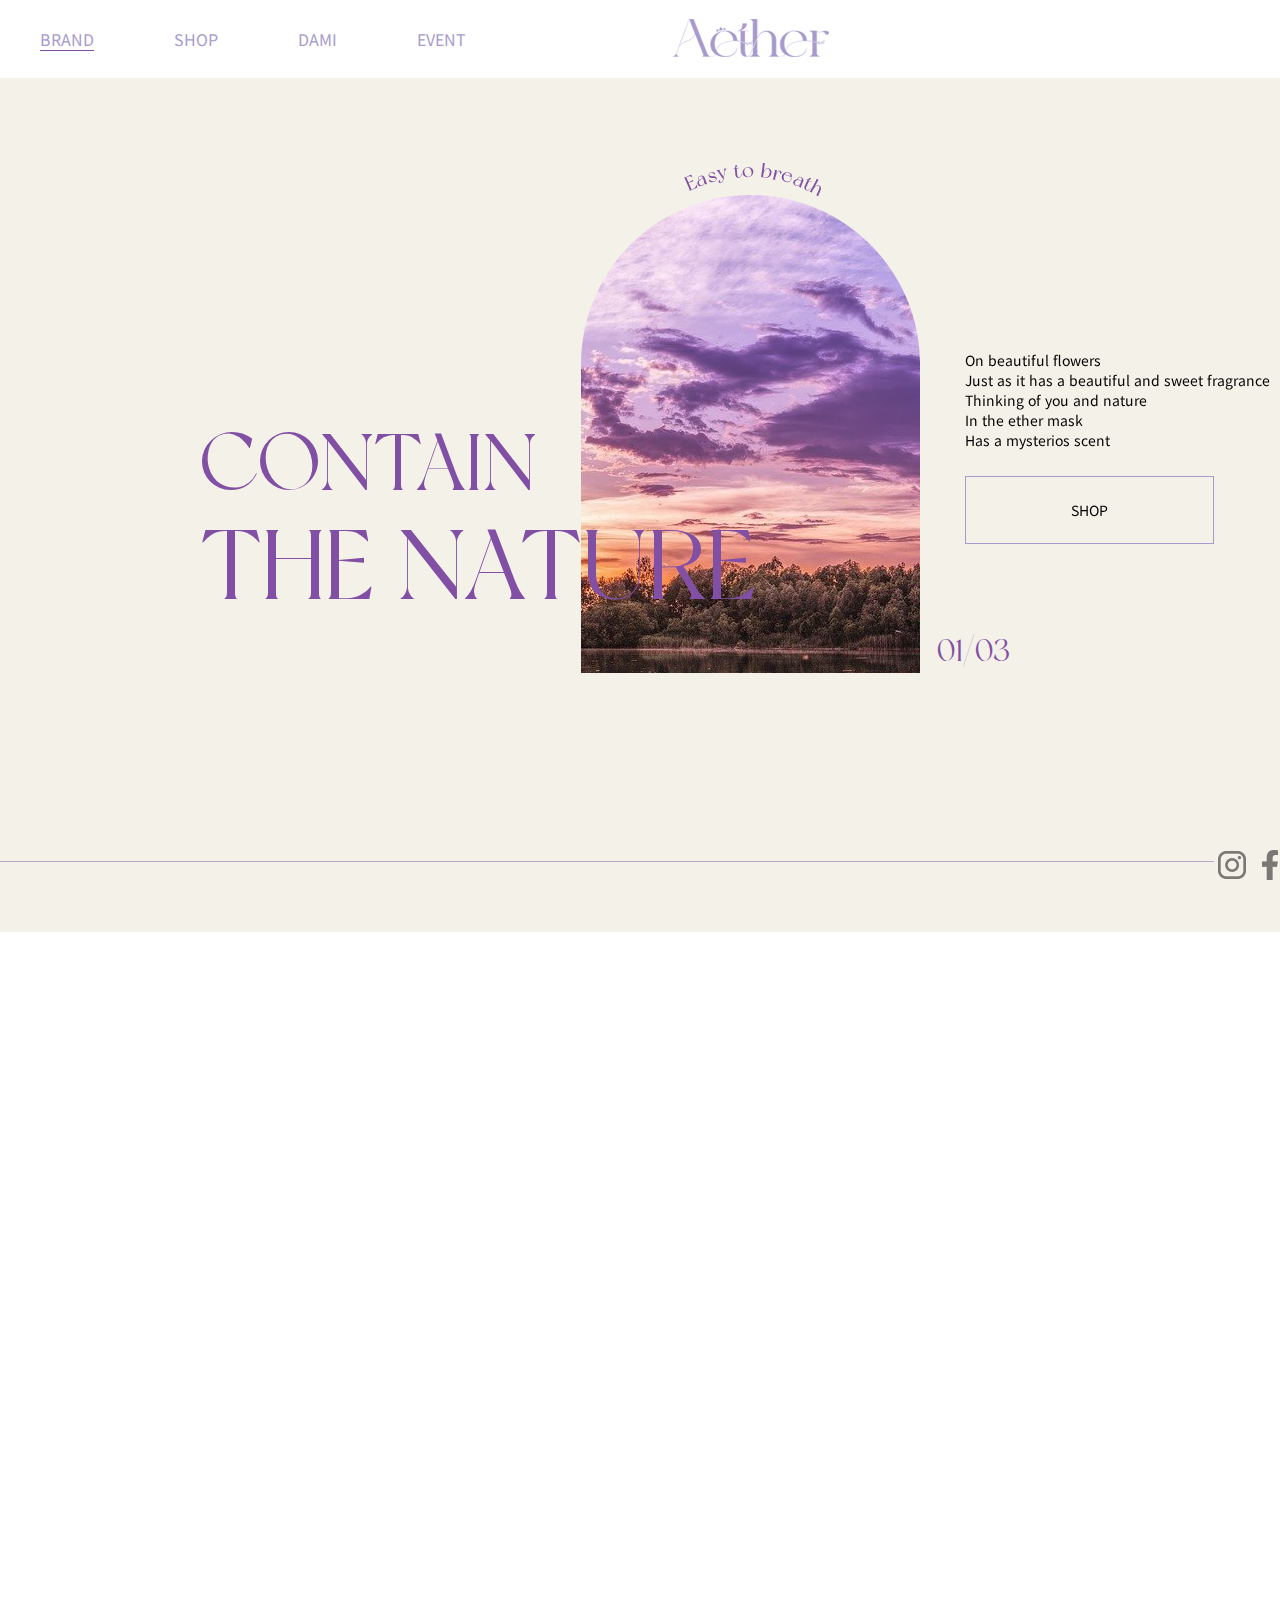
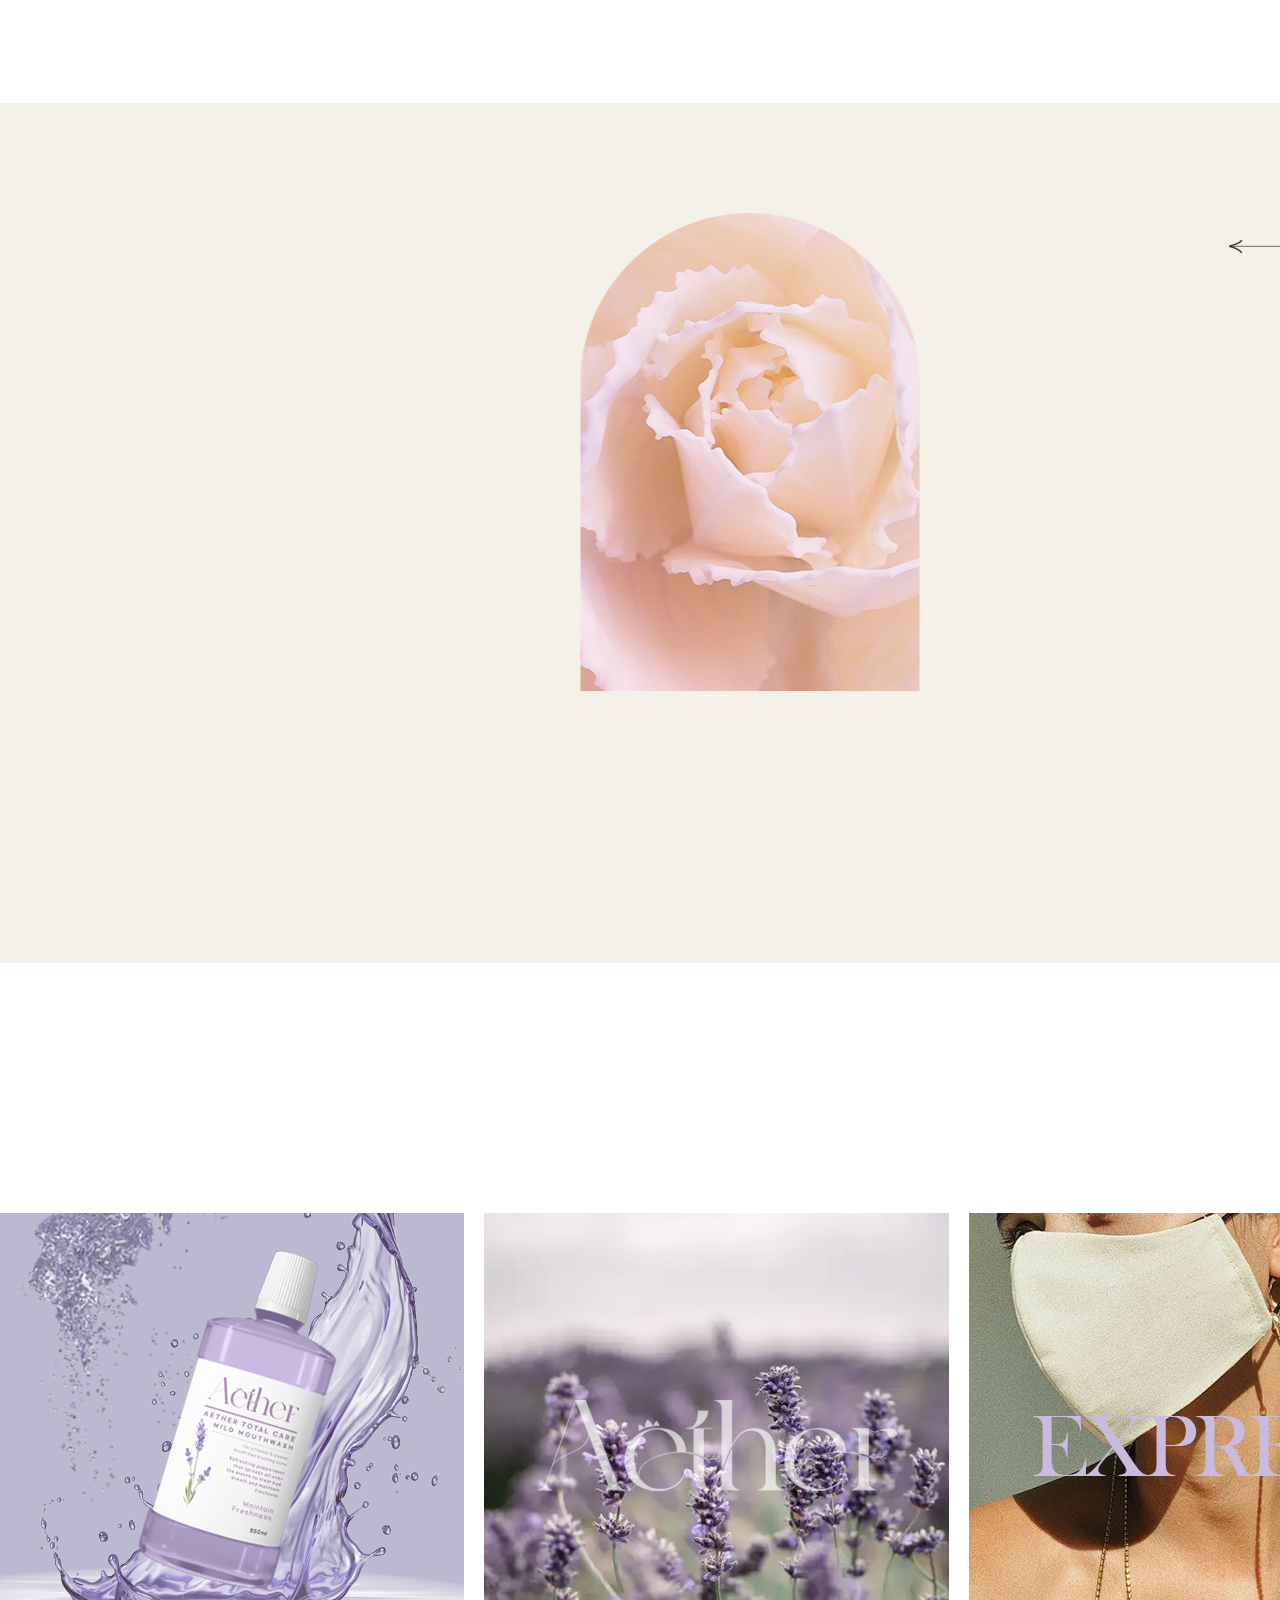
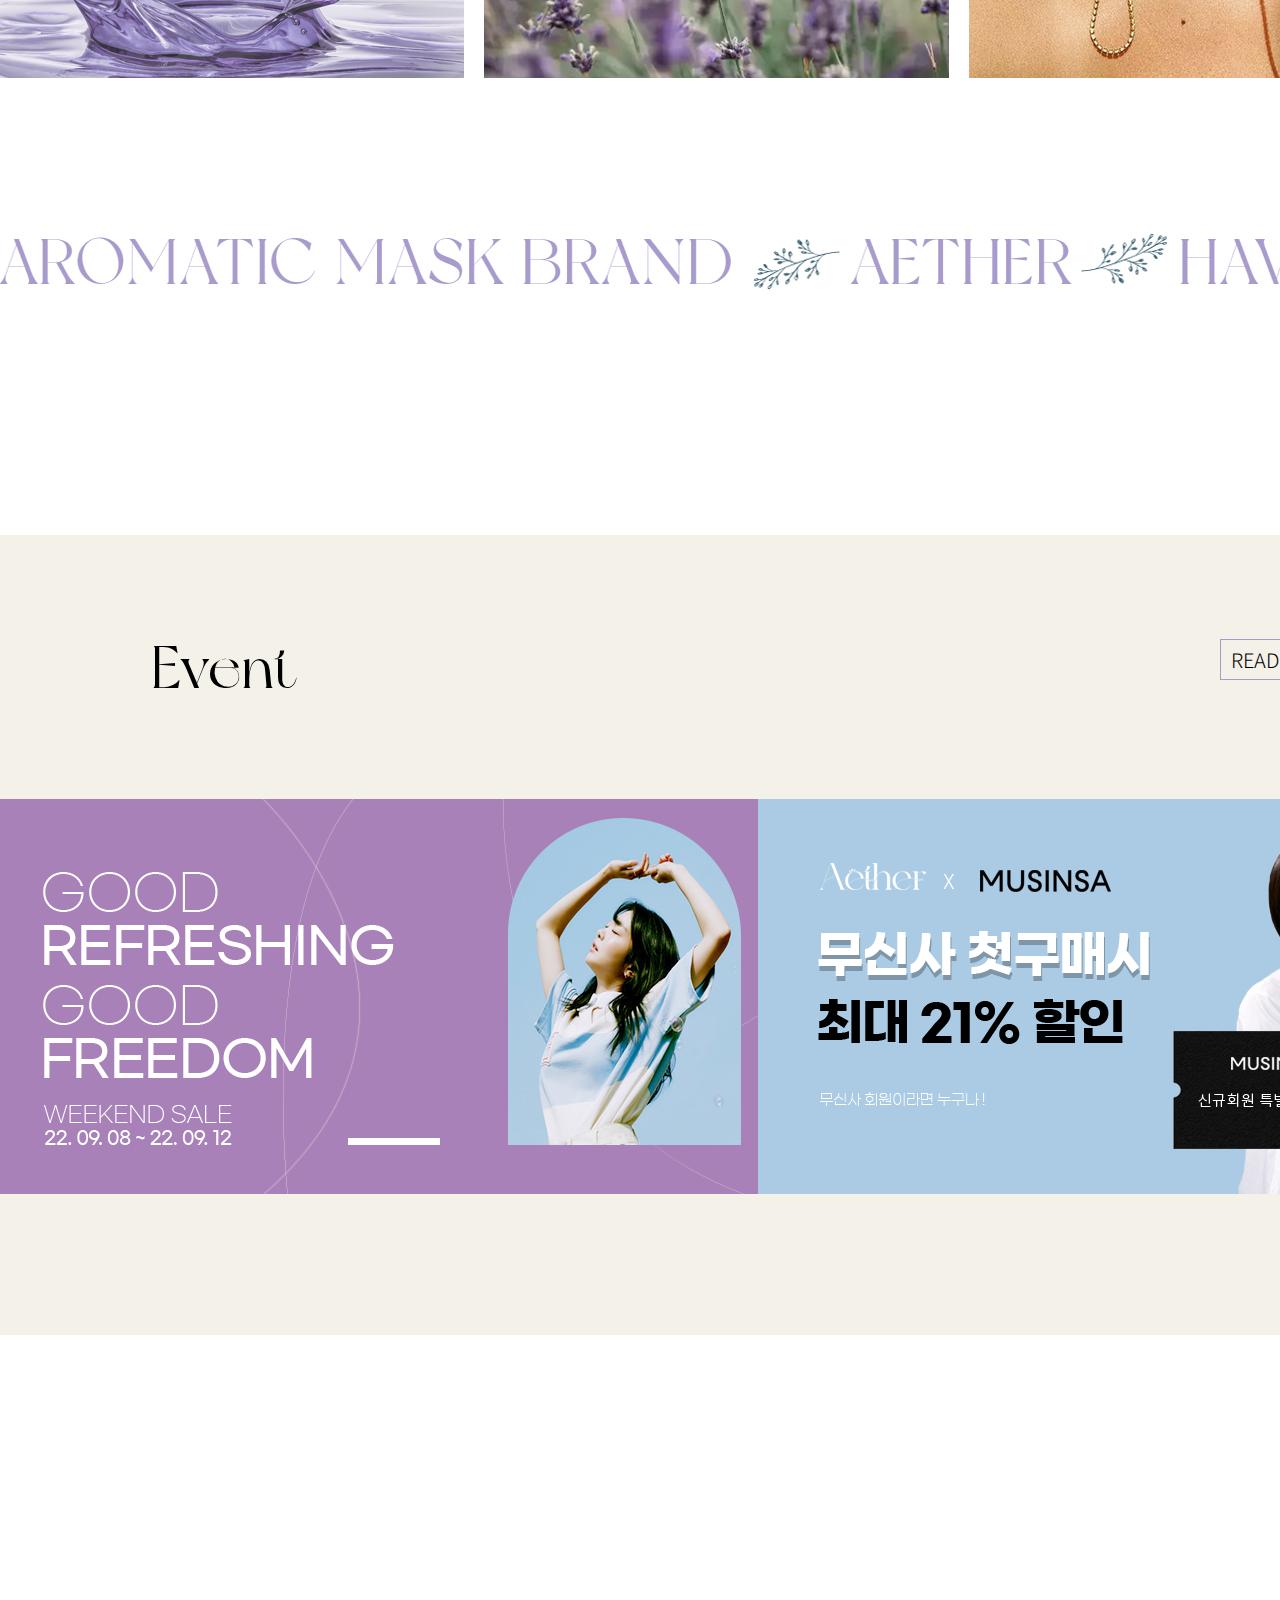
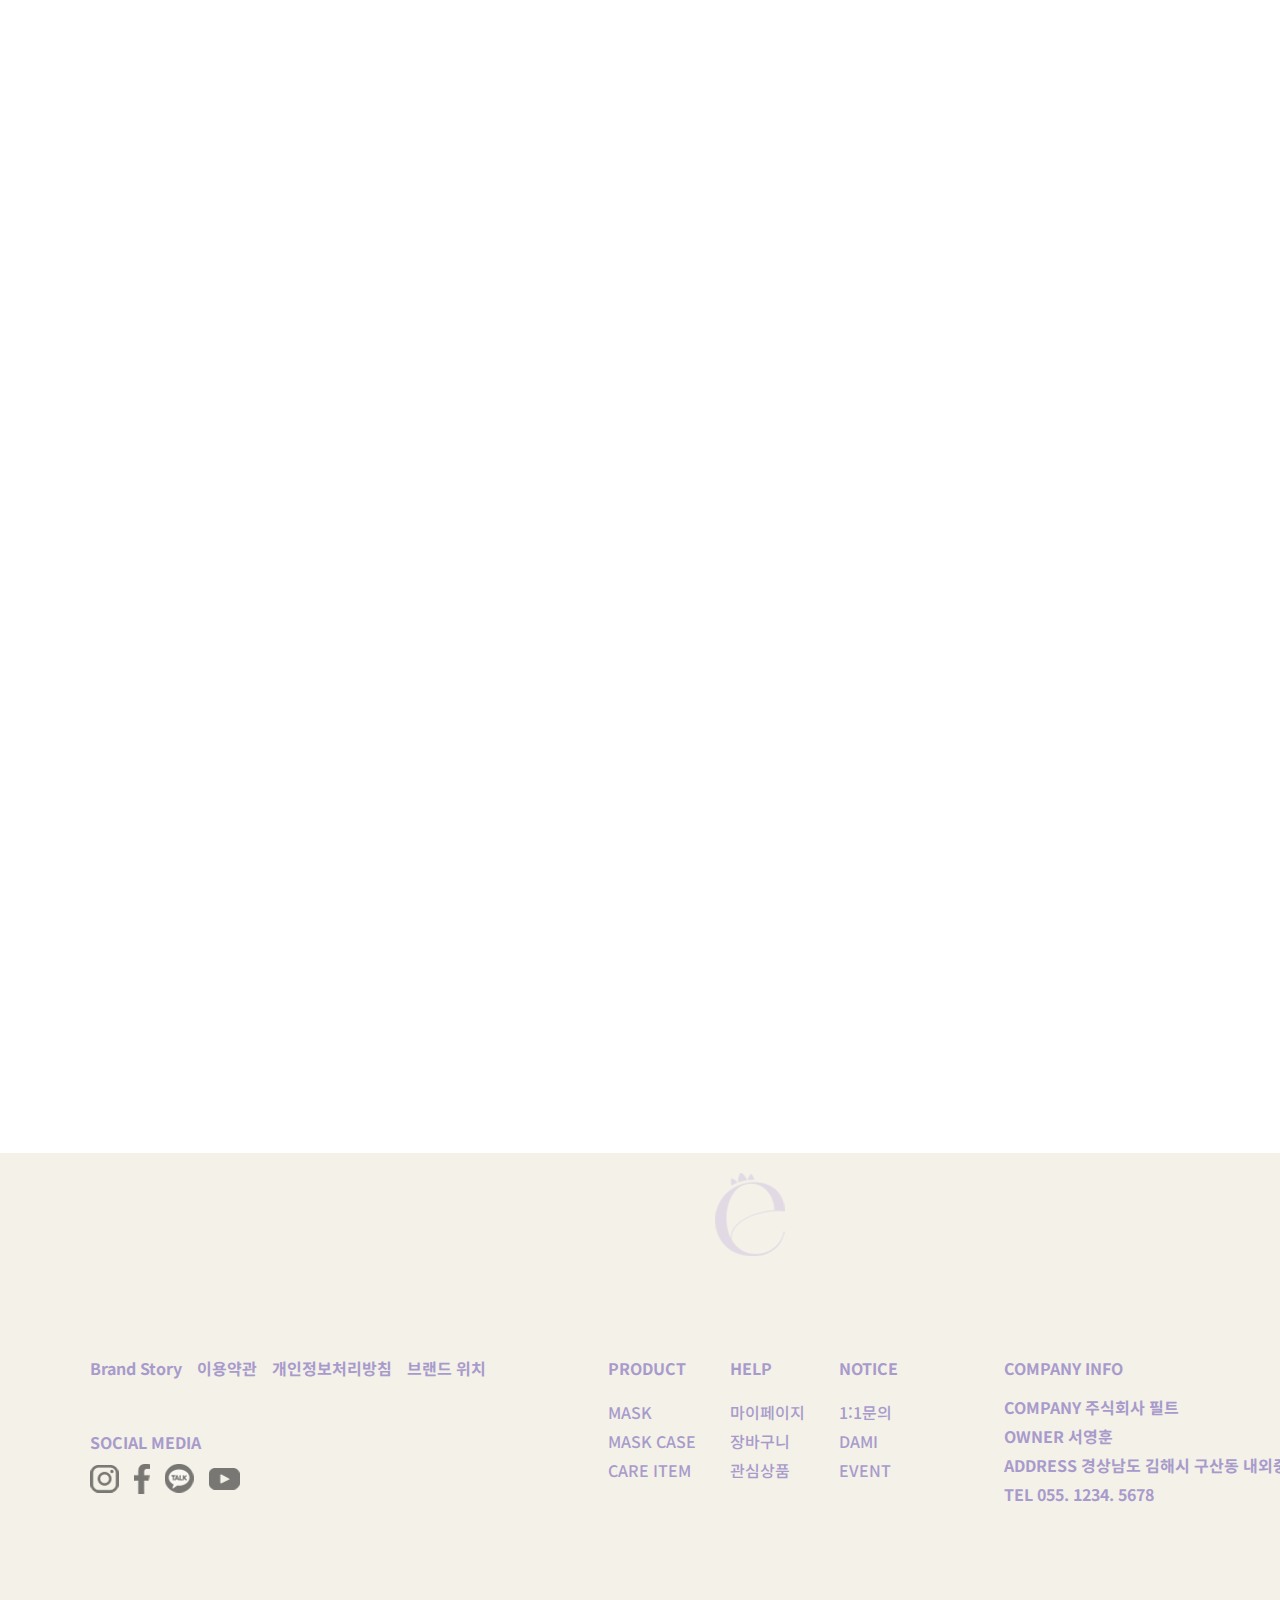
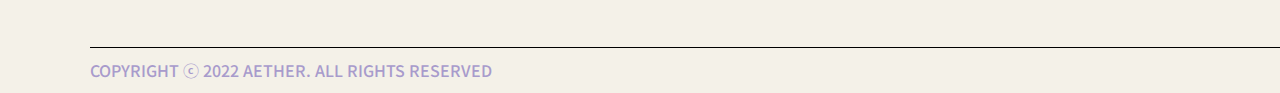
<file: index.html>
<!DOCTYPE html>
<html lang="ko">

<head>
  <meta charset="UTF-8">
  <meta http-equiv="X-UA-Compatible" content="IE=edge">
  <meta name="viewport" content="width=1500">
  <meta property="og:image" content="images/kakao_logo_img.png">
  <meta property="og:title" content="AETHER">
  <meta property="og:description" content="AROMATIC MASK BRAND">
  <title>AETHER</title>
  <link rel="shortcut icon" href="images/ic_favicon.png" type="image/x-icon">
  <link href="https://unpkg.com/aos@2.3.1/dist/aos.css" rel="stylesheet">
  <script src="https://unpkg.com/aos@2.3.1/dist/aos.js"></script>
  <link rel="stylesheet" href="https://cdn.jsdelivr.net/npm/swiper/swiper-bundle.min.css" />
  <link
    href="https://fonts.googleapis.com/css2?family=Gugi&family=Nanum+Gothic:wght@400;700;800&family=Noto+Sans+KR:wght@100;300;400;500;700;900&display=swap"
    rel="stylesheet">
  <link rel="stylesheet" href="index.css">
</head>

<body>
  <div id="header" data-aos="fade-down" data-aos-offset="300" data-aos-easing="ease-in-sine" data-aos-duration="1000"
    data-aos-delay="0">
    <div class="h_inner clearfix">
      <a href="index.html">
        <h1 class="h_logo"><img src="images/h_logo.png" alt="헤더로고"></h1>
      </a>
      <ul class="gnb">
        <li><a href="sub1.html">BRAND</a>
          <ul class="sub">
            <li><a href="sub1.html#about">BRAND STORY</a></li>
            <li><a href="sub1.html#maps">브랜드 위치</a></li>
          </ul>
        </li>
        <li><a href="sub2.html">SHOP</a>
          <ul class="sub">
            <li><a href="sub2.html#TAB">ALL PRODUCTS</a></li>
            <li><a href="sub2.html#mask_tab">MASK</a></li>
            <li><a href="sub2.html#mask_tab">MASK CASE</a></li>
            <li><a href="sub2.html#careitem_tab">CARE ITEM</a></li>
          </ul>
        </li>
        <li><a href="sub3.html">DAMI</a></li>
        <li><a href="sub4.html">EVENT</a>
          <ul class="sub">
            <li><a href="sub4.html#sub4_event">진행중인 이벤트</a></li>
            <li><a href="sub4.html#end_event">종료된 이벤트</a></li>
          </ul>
        </li>
      </ul>
      <!--gnb-->

      <ul class="h_icon">
        <li><a href="mypage.html"><img src="images/h_icon1.png" alt="마이페이지"></a></li>
        <li><a href="#"><img src="images/h_icon2.png" alt="장바구니"></a></li>
        <li><a href="#"><img src="images/h_icon3.png" alt="관심상품"></a></li>
      </ul>
      <!--h_icon-->
    </div>
    <!--h_inner-->
  </div>
  <!--header-->
  <div class="s_box"></div>
  <!--s_box-->
  <div id="m_banner">
    <div class="m_inner">
      <div class="swiper mb" data-aos="fade-right" data-aos-duration="900" data-aos-easing="ease-in-back"
        data-aos-delay="0" data-aos-offset="0">
        <div class="swiper-wrapper">
          <div class="swiper-slide"><img src="images/main_banner1.png" alt="메인배너1">
            <h1>CONTAIN</h1>
            <h2>THE NATURE</h2>
            <h3>01/03</h3>
          </div>
          <div class="swiper-slide"><img src="images/main_banner2.png" alt="메인배너2">
            <h1>EMBRASSED</h1>
            <h2>FRAGRANCE</h2>
            <h3>02/03</h3>
          </div>
          <div class="swiper-slide"><img src="images/main_banner3.png" alt="메인배너3">
            <h1>EXPRESS</h1>
            <h2>INDIVIDUALITY</h2>
            <h3>03/03</h3>
          </div>
        </div>
      </div>
      <div class="m_text" data-aos="fade-left" data-aos-offset="300" data-aos-easing="ease-in-sine"
        data-aos-duration="1000" data-aos-delay="150">
        <ul>
          <li>On beautiful flowers <br> Just as it has a beautiful and sweet fragrance <br> Thinking of you and nature
            <br> In the ether mask <br> Has a mysterios scent
          </li>
          <li><a href="sub2.html" class="m_box">SHOP</a></li>
        </ul>
        <div class="m_icon">
          <a href="#"><img src="images/m_icon1.png" alt="아이콘1"></a>
          <a href="#"><img src="images/m_icon2.png" alt="아이콘2"></a>
          <a href="#"><img src="images/m_icon3.png" alt="아이콘3"></a>
          <a href="#"><img src="images/m_icon4.png" alt="아이콘4"></a>
        </div>
        <!--m_icon-->
      </div>
      <!--m_text-->
    </div>
    <!--m_inner-->
  </div>
  <!--m_banner-->
  <div id="brand">
    <div class="left" data-aos="fade-down-right" data-aos-duration="1000" data-aos-easing="ease-in-back"
      data-aos-delay="0" data-aos-anchor="#b_text" data-aos-offset="0">
      <img src="images/brand1.png" alt="브랜드사진1">
    </div>
    <!--left-->
    <div class="b_text" data-aos="fade-down" data-aos-offset="300" data-aos-easing="ease-in-sine"
      data-aos-duration="900" data-aos-delay="200" id="b_text">
      <h1>PHILOSOPHY</h1>
      <h4>자유롭게 자신을 표현해보세요</h4>
      <p class="p1">에테르 아로마틱 마스크는 몽환적인 분위기와 색상으로 <br>
        자신을 자유롭게 표현 할 수 있는</p>
      <p class="p2">일상을 살아감에있어, 가장 기본이 되는 ‘숨’ <br>
        쾌적하고 편안하게, ‘숨’ 쉴 수 있는</p>
      <p class="p3">
        아름다운 꽃에 아름답고 정다운 향기가 있듯이 <br>
        에테르는 아름답고 신비한 향기가 있는 브랜드 입니다</p>
      <a href="sub1.html">READ MORE</a>
    </div>
    <!--p_text-->
    <div class="right" data-aos="fade-up-left" data-aos-duration="1000" data-aos-easing="ease-in-back"
      data-aos-delay="0" data-aos-anchor="#b_text" data-aos-offset="0">
      <img src="images/brand2.jpg" alt="브랜드이미지2">
    </div>
    <!--right-->
  </div>
  <!--psy-->
  <div id="best">
    <div class="b_bg">
      <img src="images/p_img.png" alt="백그라운드">
    </div>
    <!--b_bg-->
    <div class="b_inner">
      <h1 data-aos="fade-down" data-aos-duration="700" data-aos-easing="linear" data-aos-delay="200">Best Product</h1>
      <a href="sub2.html" class="see_all" data-aos="fade-down" data-aos-duration="700" data-aos-easing="linear"
        data-aos-delay="100">See All</a>
    </div>
    <!--b_inner-->
    <div class="swiper bp">
      <div class="swiper-wrapper">
        <div class="swiper-slide bg1" data-aos="zoom-in" data-aos-duration="700" data-aos-easing="linear"
          data-aos-delay="50">
          <div class="i_box"><a href="sub2.html"><img src="images/product3.png" alt="상품3"></a></div>
          <div class="t_box" id="ef_box"><a href="sub2.html">
              <h3>CALM & MOIST</h3>
              <h4>에테르 시카 케어 카밍 마스크팩</h4>
            </a><a href="#"><img src="images/product_icon.png" alt="장바구니 담기" class="plus"></a></div>
        </div>
        <!--product1-->
        <div class="swiper-slide bg2" data-aos="fade-left" data-aos-duration="600" data-aos-easing="linear"
          data-aos-delay="100">
          <div class="i_box2"><a href="sub2.html"><img src="images/product4.png" alt="상품4"></a></div>
          <div class="t_box2" id="ef_box"><a href="sub2.html">
              <h3>MILD & REFRESH</h3>
              <h4>에테르 토탈 케어 마일드 가글</h4>
            </a><a href="#"><img src="images/product_icon.png" alt="장바구니 담기" class="plus"></a></div>
        </div>
        <!--product2-->
        <div class="swiper-slide bg3" data-aos="fade-left" data-aos-duration="600" data-aos-easing="linear"
          data-aos-delay="100">
          <div class="i_box3"><a href="sub2.html"><img src="images/product5.png" alt="상품5"></a></div>
          <div class="t_box3" id="ef_box"><a href="sub2.html">
              <h3>COMFORT & FRESH</h3>
              <h4>에테르 모이스처링 마우스 스프레이</h4>
            </a><a href="#"><img src="images/product_icon.png" alt="장바구니 담기" class="plus"></a></div>
        </div>
        <!--product3-->
        <div class="swiper-slide bg4" data-aos="fade-right" data-aos-duration="600" data-aos-easing="linear"
          data-aos-delay="100">
          <div class="img_box"><a href="sub2.html"><img src="images/product1.png" alt="상품1"></a></div>
          <div class="text_box" id="ef_box"><a href="sub2.html">
              <h3>LAVENDER PURPLE</h3>
              <h4>에테르 라운드 베이직 KF94 마스크</h4>
            </a><a href="#"><img src="images/product_icon.png" alt="장바구니 담기" class="plus"></a></div>
        </div>
        <!--product4-->
        <div class="swiper-slide bg5" data-aos="fade-right" data-aos-duration="600" data-aos-easing="linear"
          data-aos-delay="100">
          <div class="img_box2"><a href="sub2.html"><img src="images/product2.png" alt="상품2"></a></div>
          <div class="text_box2" id="ef_box"><a href="sub2.html">
              <h3>LIGHT BEIGE</h3>
              <h4>에테르 라운드 베이직 KF94 마스크</h4>
            </a><a href="#"><img src="images/product_icon.png" alt="장바구니 담기" class="plus"></a></div>
        </div>
        <!--product5-->
      </div>
      <div class="swiper-button-next"></div>
      <div class="swiper-button-prev"></div>

    </div>
  </div>
  <!--best-->
  <div id="thin_banner">
    <div class="t_content">
      <ul>
        <li><a href="sub2.html"><img src="images/thin_banner_gargle.jpg" alt="띠배너1"></a></li>
        <li><a href="sub1.html"><img src="images/thin_banner_nature.png" alt="띠배너2"></a></li>
        <li><a href="sub1.html"><img src="images/thin_banner_mask.png" alt="띠배너3"></a></li>
        <li><a href="sub1.html"><img src="images/thin_banner_dreamy.png" alt="띠배너4"></a></li>
        <li><a href="sub3.html"><img src="images/thin_banner_magazine.png" alt="띠배너1"></a></li>
        <li><a href="sub4.html"><img src="images/thin_banner_event.png" alt="띠배너2"></a></li>
      </ul>
      <ul>
        <li><a href="sub2.html"><img src="images/thin_banner_gargle.jpg" alt="띠배너1"></a></li>
        <li><a href="sub1.html"><img src="images/thin_banner_nature.png" alt="띠배너2"></a></li>
        <li><a href="sub1.html"><img src="images/thin_banner_mask.png" alt="띠배너3"></a></li>
        <li><a href="sub1.html"><img src="images/thin_banner_dreamy.png" alt="띠배너4"></a></li>
        <li><a href="sub3.html"><img src="images/thin_banner_magazine.png" alt="띠배너1"></a></li>
        <li><a href="sub4.html"><img src="images/thin_banner_event.png" alt="띠배너2"></a></li>
      </ul>
    </div>
    <!--t_content-->
    <div class="t_text">
      <ul>
        <li><img src="images/thin_banner_ment.jpg" alt="띠배너 멘트"></li>
      </ul>
      <ul>
        <li><img src="images/thin_banner_ment.jpg" alt="띠배너 멘트"></li>
      </ul>
    </div>
    <!--t_text-->
  </div>
  <!--thin_banner-->
  <div id="event">
    <div class="e_inner">
      <h1>Event</h1>

      <a href="sub4.html">READ MORE</a>


    </div>
    <!--e_inner-->
    <ul class="evt">
      <li><a href="sub4.html#sub4_event"><img src="images/event1.png" alt="이벤트1"></a></li>
      <li><a href="sub4.html#sub4_event"><img src="images/event2.png" alt="이벤트2"></a></li>
    </ul>
  </div>
  <!--event-->
  <div id="dami">
    <div class="swiper mz" data-aos="zoom-in-left" data-aos-duration="1000">
      <div class="swiper-wrapper">
        <div class="swiper-slide"><img src="images/magazine1.jpg" alt="매거진1"></div>
        <div class="swiper-slide"><img src="images/magazine2.jpg" alt="매거진2"></div>
        <div class="swiper-slide"><img src="images/magazine3.jpg" alt="매거진3"></div>
      </div>
    </div>
    <div class="circle" data-aos="fade-down" data-aos-duration="2000" data-aos-delay="500">
      <img src="images/d_circle.png" alt="둥근글자">
    </div>
    <!--circle-->
    <div class="d_right" data-aos="zoom-in-right" data-aos-duration="1000" data-aos-delay="300">
      <h1>AETHER x DAMI</h1>
      <p>에테르와 김다미의 콜라보!</p>
      <p class="d_p2">장난스러우면서도 맑은 에너지로 그 해 우리의 마음을 훔쳤던</p>
      <p class="d_p3">배우 김다미의 여러가지 매력을 지금 느껴보세요</p>
      <a href="sub3.html" class="read">READ MORE</a>
    </div>
    <!--d_right-->
  </div>
  <!--dami-->
  <div id="footer">
    <div class="f_inner">
      <h1 class="f_logo"><a href="index.html"><img src="images/f_logo.png" alt="푸터로고"></h1></a>
      <div class="f_left">
        <ul class="l1">
          <li><a href="sub1.html#about">Brand Story</a></li>
          <li><a href="#">이용약관</a></li>
          <li><a href="#">개인정보처리방침</a></li>
          <li><a href="sub1.html#maps">브랜드 위치</a></li>
        </ul>
        <br>
        <p class="sm">SOCIAL MEDIA</p>
        <ul class="f_icon">
          <li><a href="#"><img src="images/f_icon1.png" alt="푸터아이콘1"></a></li>
          <li><a href="#"><img src="images/f_icon2.png" alt="푸터아이콘2"></a></li>
          <li><a href="#"><img src="images/f_icon3.png" alt="푸터아이콘3"></a></li>
          <li><a href="#"><img src="images/f_icon4.png" alt="푸터아이콘4"></a></li>
        </ul>
      </div>
      <!--f_left-->
      <ul class="pr">
        <li>PRODUCT</li>
        <li class="m1"><a href="sub2.html#mask_tab">MASK</a></li>
        <li><a href="sub2.html">MASK CASE</a></li>
        <li><a href="sub2.html#careitem_tab">CARE ITEM</a></li>
      </ul>
      <ul class="help">
        <li>HELP</li>
        <li class="m1"><a href="mypage.html">마이페이지</a></li>
        <li><a href="#">장바구니</a></li>
        <li><a href="#">관심상품</a></li>
      </ul>
      <ul class="notice">
        <li>NOTICE</li>
        <li class="m1"><a href="#">1:1문의</a></li>
        <li><a href="sub3.html">DAMI</a></li>
        <li><a href="sub4.html">EVENT</a></li>
      </ul>
      <div class="f_right">
        <h4>COMPANY INFO</h4>
        <p>COMPANY 주식회사 필트</p>
        <p>OWNER 서영훈</p>
        <p>ADDRESS 경상남도 김해시 구산동 내외중앙로 정우빌딩 3층</p>
        <p>TEL 055. 1234. 5678</p>
      </div>
      <!--f_right-->
      <p class="copyright">COPYRIGHT ⓒ 2022 AETHER. ALL RIGHTS RESERVED</p>
    </div>
    <!--f_inner-->
  </div>
  <!--footer-->
  <div id="top_btn">
    <a href="#"><img src="images/top_btn.png" alt="탑버튼"></a>
  </div>
  <!--top_btn-->
  <!--스크립트-->
  <script src="https://cdn.jsdelivr.net/npm/swiper/swiper-bundle.min.js"></script>
  <script>
    var swiper = new Swiper(".mb", {
      spaceBetween: 30,
      effect: "fade",
      autoplay: {
        delay: 3500,
        disableOnInteraction: false,
      },
    });
  </script>
  <script>
    var swiper = new Swiper(".bp", {
      slidesPerView: 1,
      spaceBetween: 10,
      pagination: {
        el: ".swiper-pagination",
        clickable: true,
      },
      centeredSlides: true,
      breakpoints: {
        640: {
          slidesPerView: 2,
          spaceBetween: 20,
        },
        768: {
          slidesPerView: 4,
          spaceBetween: 40,
        },
        1024: {
          slidesPerView: 5,
          spaceBetween: 50,
        },
      }, navigation: {
        nextEl: ".swiper-button-next",
        prevEl: ".swiper-button-prev",
      }, loop: true,
    });
  </script>
  <script>
    var swiper = new Swiper(".mz", {
      autoplay: {
        delay: 3000,
        disableOnInteraction: false,
      },
      effect: "fade",
      loop: true,
    });
  </script>
  <script src="https://code.jquery.com/jquery-3.6.1.min.js"
    integrity="sha256-o88AwQnZB+VDvE9tvIXrMQaPlFFSUTR+nldQm1LuPXQ=" crossorigin="anonymous"></script>
  <script src="js/script.js"></script>
  <script>
    AOS.init({
      // Global settings:
      disable: false,
      startEvent: 'DOMContentLoaded',
      initClassName: 'aos-init',
      animatedClassName: 'aos-animate',
      useClassNames: false,
      disableMutationObserver: false,
      debounceDelay: 50,
      throttleDelay: 99,

      // Settings that can be overridden on per-element basis, by `data-aos-*` attributes:
      offset: 120, // offset (in px) from the original trigger point
      delay: 0, // values from 0 to 3000, with step 50ms
      duration: 400, // values from 0 to 3000, with step 50ms
      easing: 'ease', // default easing for AOS animations
      once: false, // whether animation should happen only once - while scrolling down
      mirror: false, // whether elements should animate out while scrolling past them
      anchorPlacement: 'top-bottom',
      // defines which position of the element regarding to window should trigger the animation
    });
  </script>
</body>

</html>
</file>
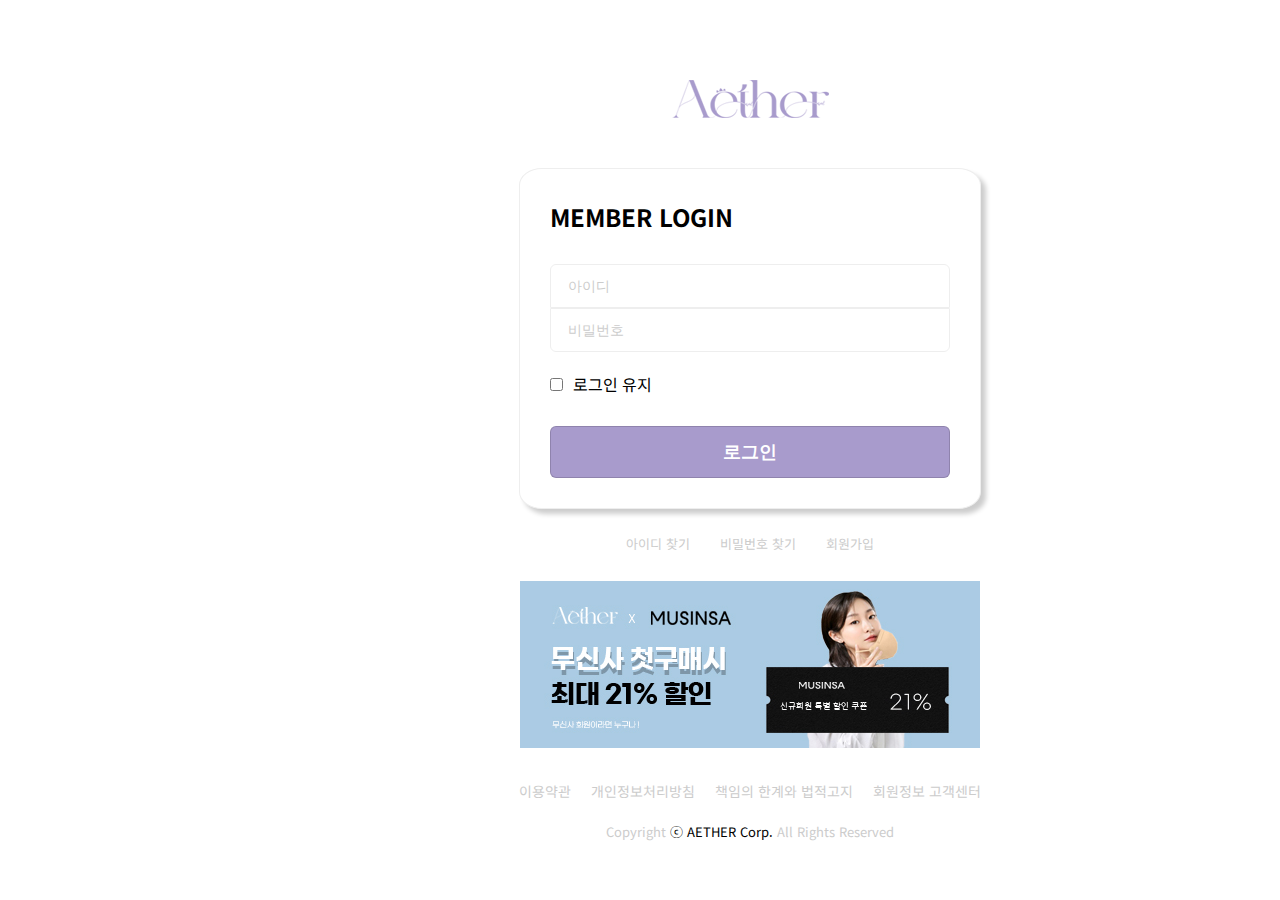
<file: mypage.html>
<!DOCTYPE html>
<html lang="ko">

<head>
    <meta charset="UTF-8">
    <meta http-equiv="X-UA-Compatible" content="IE=edge">
    <meta name="viewport" content="width=1500">
    <title>AETHER LOGIN</title>
    <link rel="shortcut icon" href="images/ic_favicon.png" type="image/x-icon">
    <link
        href="https://fonts.googleapis.com/css2?family=Gugi&family=Nanum+Gothic:wght@400;700;800&family=Noto+Sans+KR:wght@100;300;400;500;700;900&display=swap"
        rel="stylesheet">
    <link rel="stylesheet" href="mypage.css">
</head>

<body>
    <div id="header">
        <a href="index.html"><img src="images/h_logo.png" alt="로고"></a>
    </div>
    <!--header-->
    <div id="login">
        <div class="login">
            <h2>MEMBER LOGIN</h2>
            <form>
                <div><label for="name"></label></div>
                <div class="form-item"><input type="text" id="name" placeholder="아이디"></div>
                <div><label for="pass"></label></div>
                <div><input type="password" id="pass" maxlength="8" placeholder="비밀번호"></div>
                <p class="left"><input type="checkbox" class="stay_login">로그인 유지</p>
                <div><input type="submit" id="submit" value="로그인" class="submit"></div>
            </form>
        </div>
        <p class="right"><a href="#">아이디 찾기</a> <a href="#">비밀번호 찾기</a>
            <a href="#">회원가입</a>
        </p>
        <div class="banner">
            <a href="sub4.html"><img src="images/mypage_banner.jpg" alt="배너"></a>
        </div>
        <!--banner-->
    </div>
    <!--login-->
    <div id="footer">
        <div class="f_inner">
            <ul class="gnb clearfix">
                <li><a href="#">이용약관</a></li>
                <li><a href="#">개인정보처리방침</a></li>
                <li><a href="#">책임의 한계와 법적고지</a></li>
                <li><a href="#">회원정보 고객센터</a></li>
            </ul>
            <p>Copyright <b>ⓒ AETHER Corp.</b> All Rights Reserved</p>

        </div>
        <!--inner-->
    </div>
    <!--footer-->
</body>

</html>
</file>
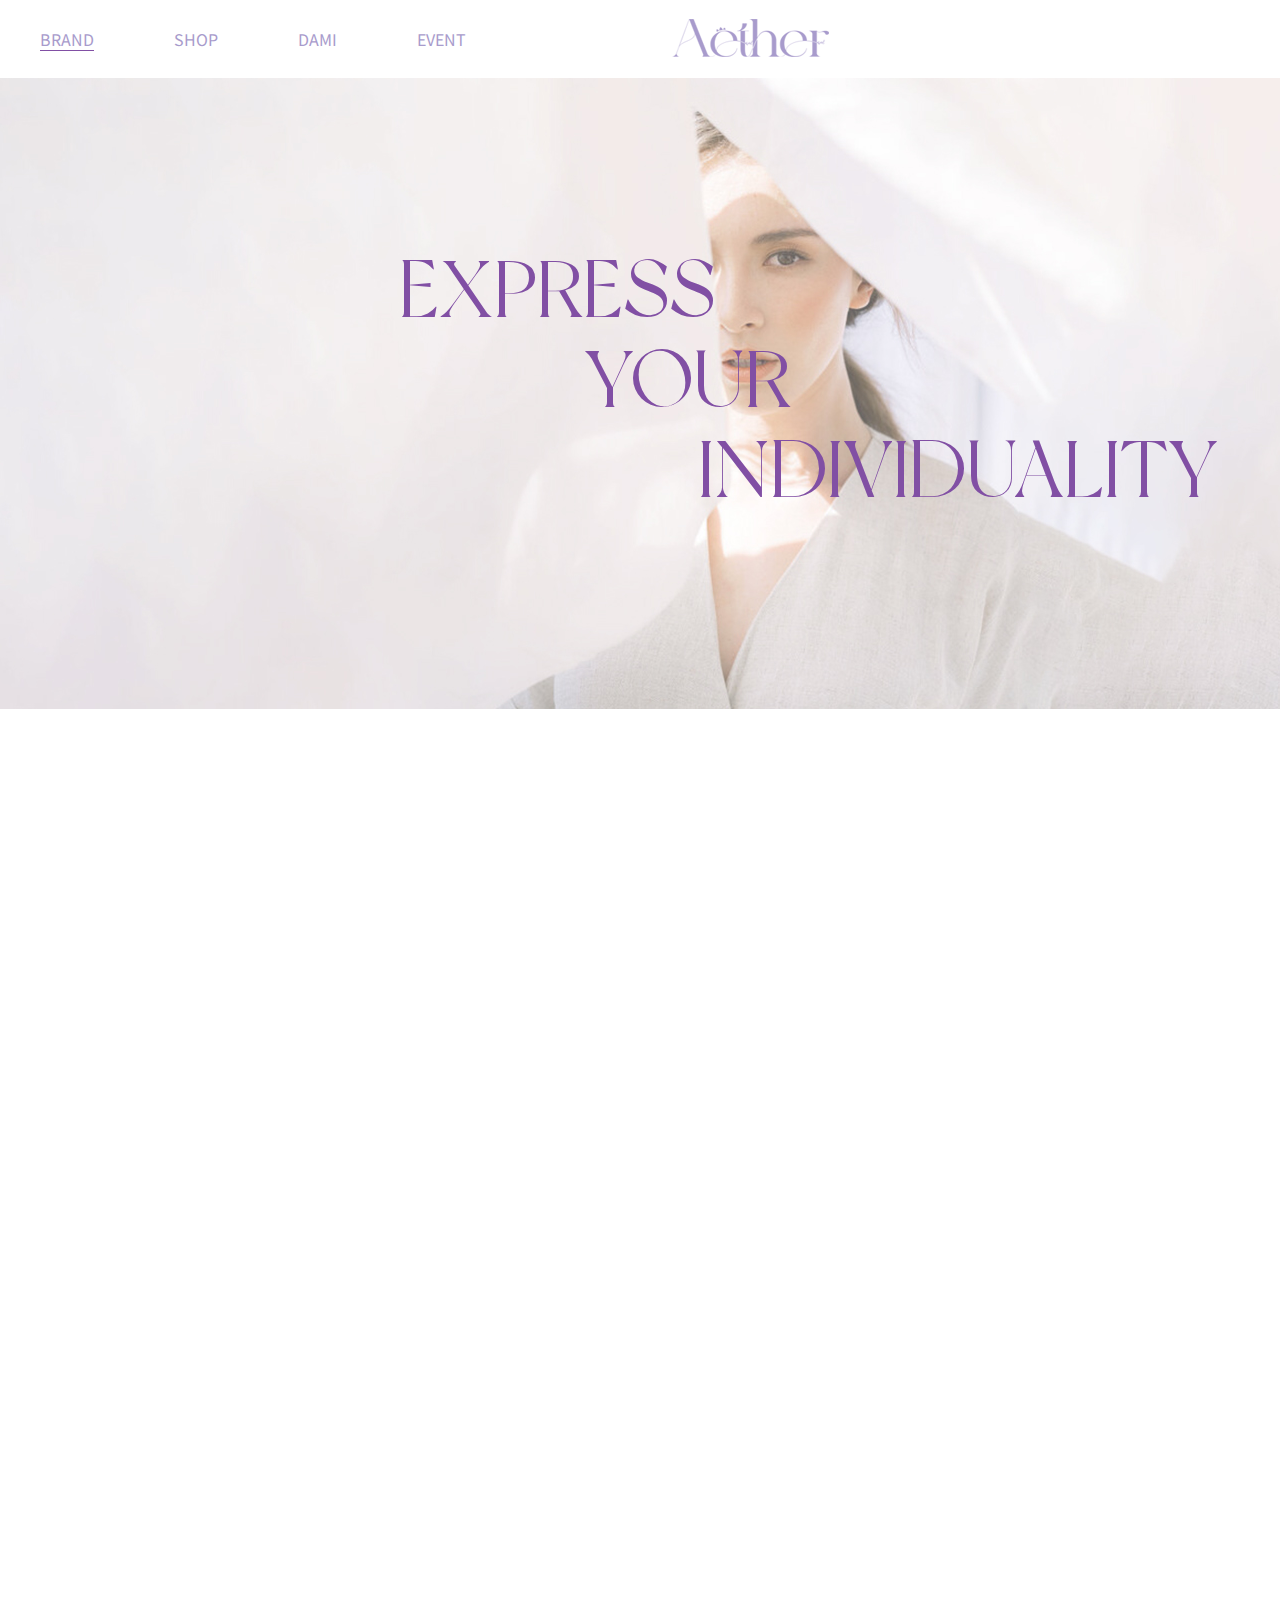
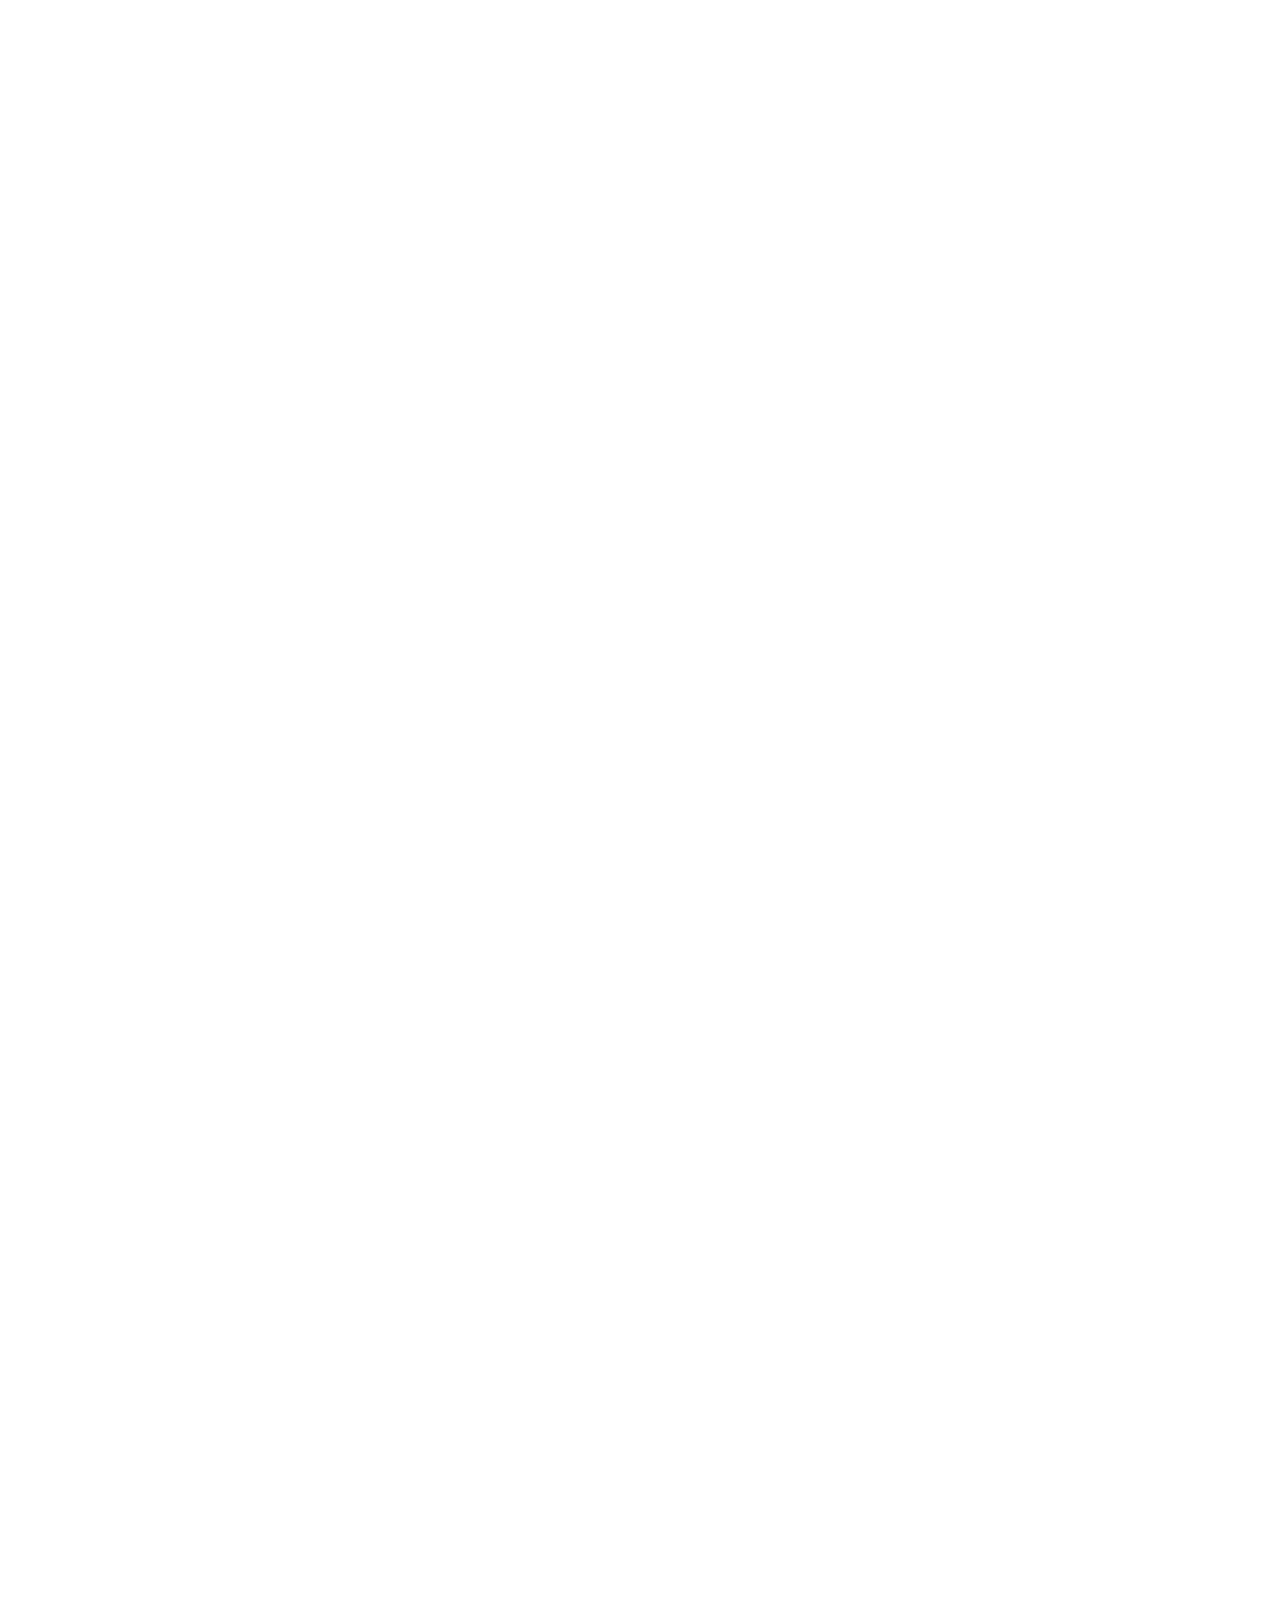
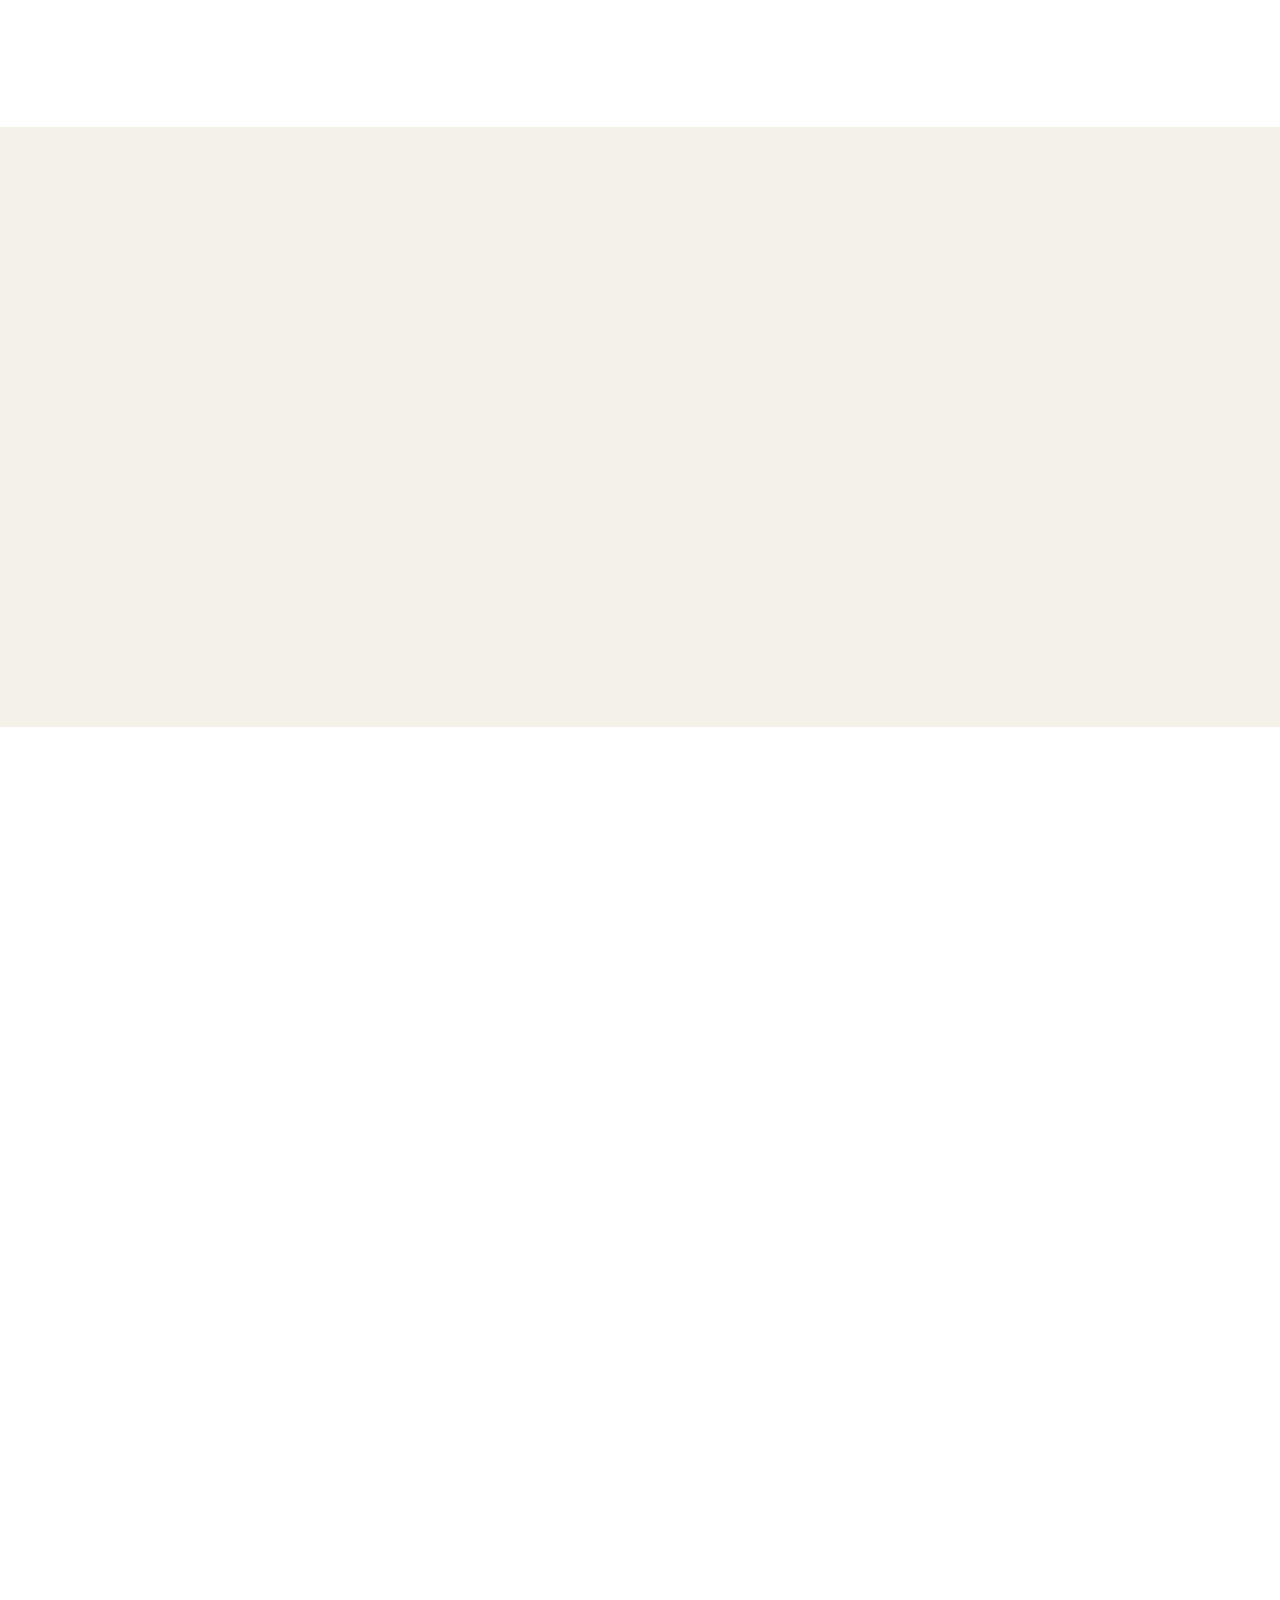
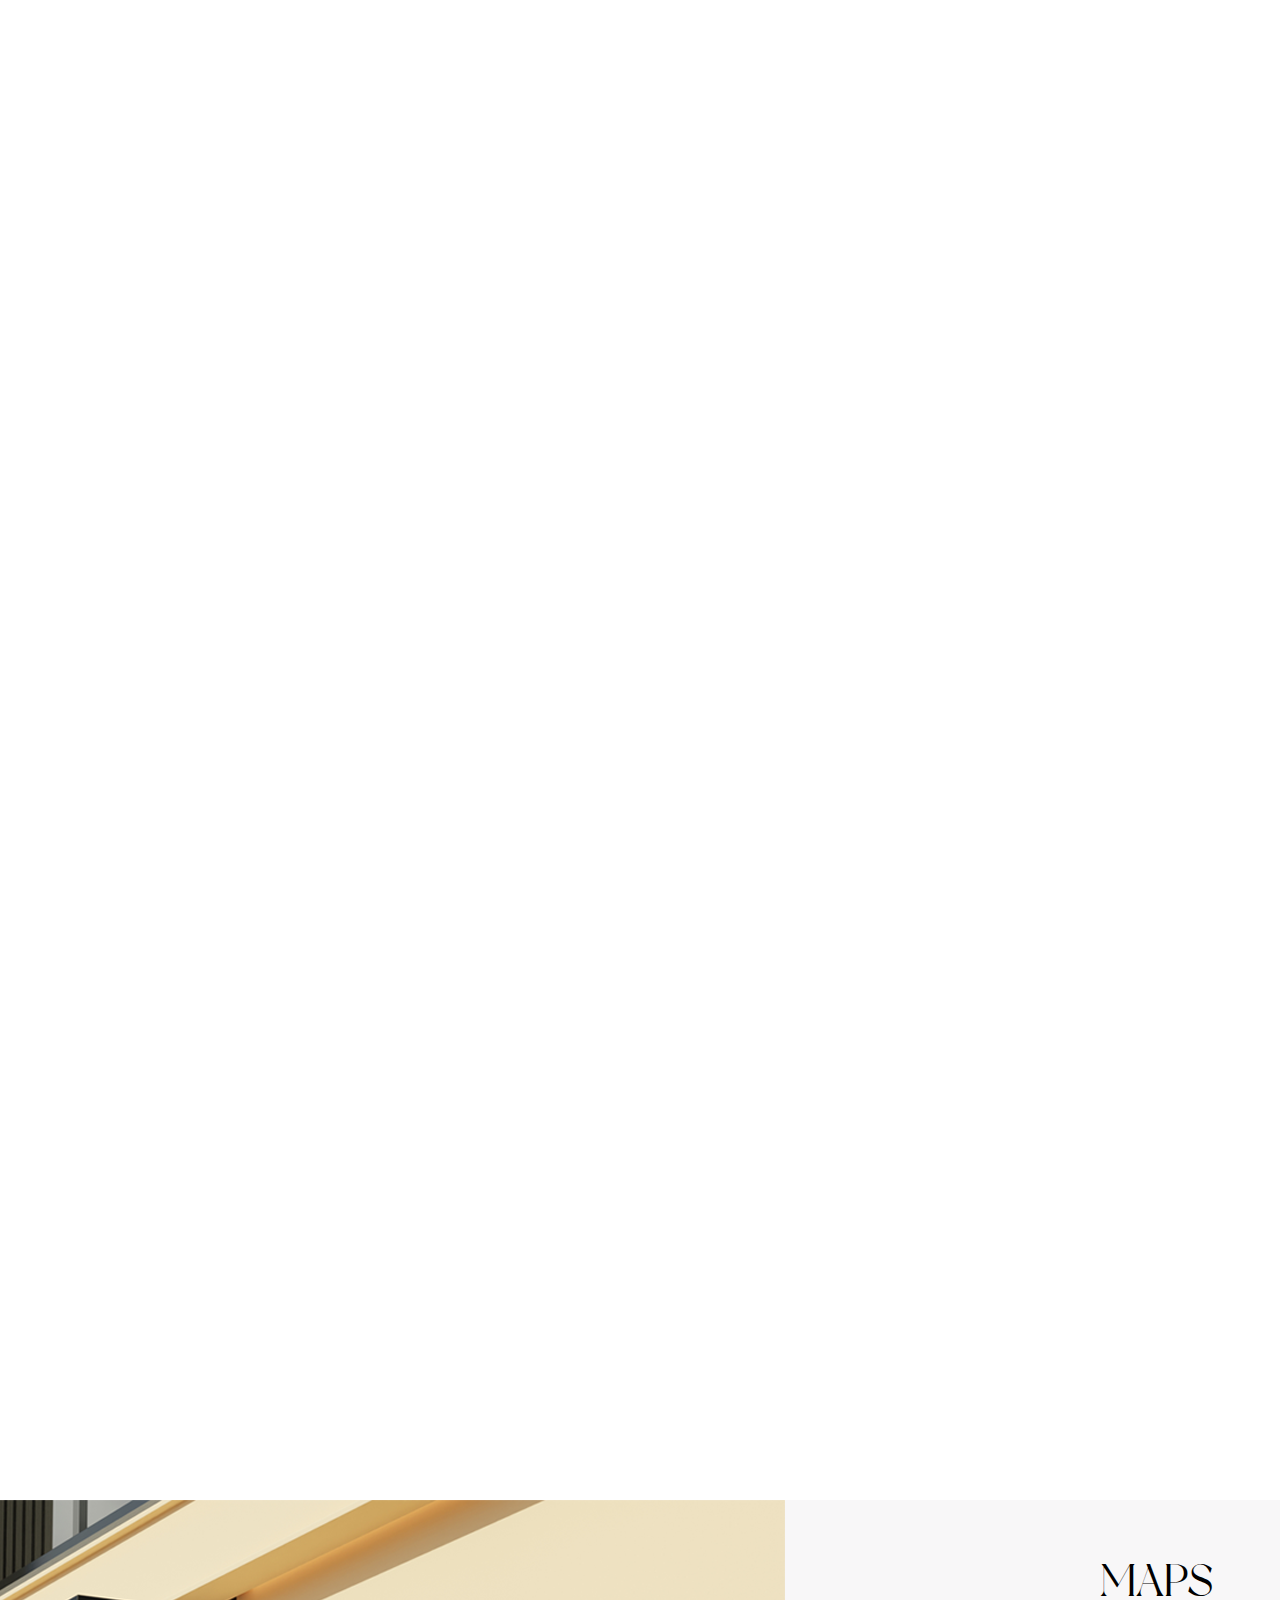
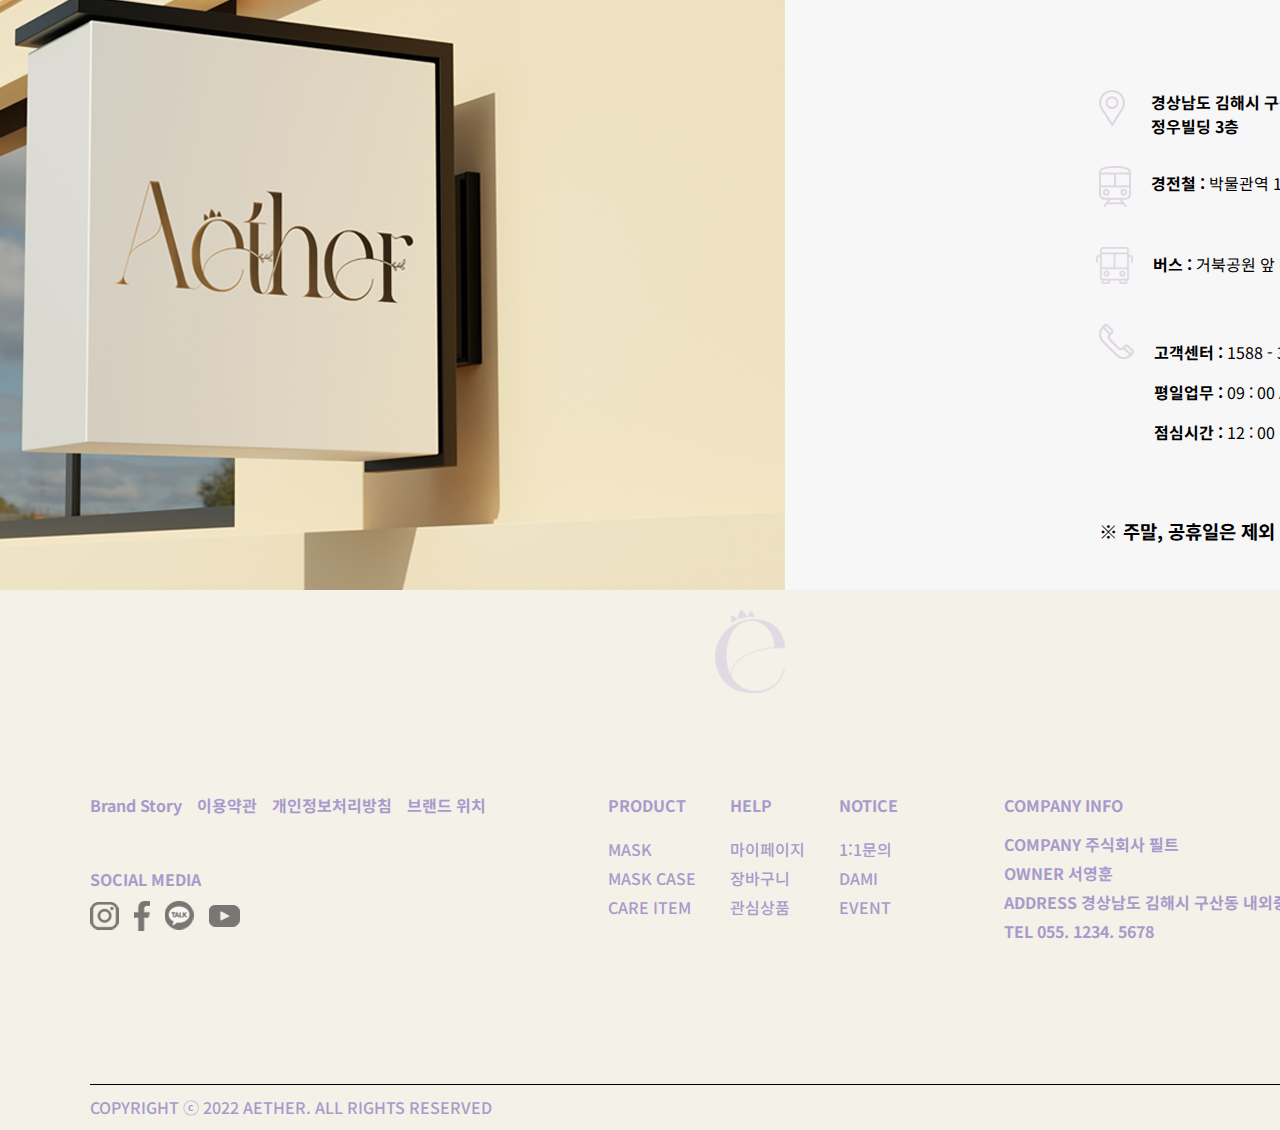
<file: sub1.html>
<!DOCTYPE html>
<html lang="ko">

<head>
  <meta charset="UTF-8">
  <meta http-equiv="X-UA-Compatible" content="IE=edge">
  <meta name="viewport" content="width=1500">
  <title>AETHER BRAND</title>
  <link href="https://unpkg.com/aos@2.3.1/dist/aos.css" rel="stylesheet">
  <script src="https://unpkg.com/aos@2.3.1/dist/aos.js"></script>
  <link rel="shortcut icon" href="images/ic_favicon.png" type="image/x-icon">
  <link
    href="https://fonts.googleapis.com/css2?family=Gugi&family=Nanum+Gothic:wght@400;700;800&family=Noto+Sans+KR:wght@100;300;400;500;700;900&display=swap"
    rel="stylesheet">
  <link rel="stylesheet" href="sub1.css">
</head>

<body>
  <div id="header" class="l_header">
    <div class="h_inner clearfix">
      <a href="index.html">
        <h1 class="h_logo"><img src="images/h_logo.png" alt="헤더로고"></h1>
      </a>
      <ul class="gnb">
        <li><a href="sub1.html">BRAND</a>
          <ul class="sub">
            <li><a href="sub1.html#about">BRAND STORY</a></li>
            <li><a href="sub1.html#maps">브랜드 위치</a></li>
          </ul>
        </li>
        <li><a href="sub2.html">SHOP</a>
          <ul class="sub">
            <li><a href="sub2.html#TAB">ALL PRODUCTS</a></li>
            <li><a href="sub2.html#mask_tab">MASK</a></li>
            <li><a href="sub2.html#mask_tab">MASK CASE</a></li>
            <li><a href="sub2.html#careitem_tab">CARE ITEM</a></li>
          </ul>
        </li>
        <li><a href="sub3.html">DAMI</a></li>
        <li><a href="sub4.html">EVENT</a>
          <ul class="sub">
            <li><a href="sub4.html#sub4_event">진행중인 이벤트</a></li>
            <li><a href="sub4.html#end_event">종료된 이벤트</a></li>
          </ul>
        </li>
      </ul>
      <!--gnb-->

      <ul class="h_icon">
        <li><a href="mypage.html"><img src="images/h_icon1.png" alt="마이페이지"></a></li>
        <li><a href="#"><img src="images/h_icon2.png" alt="장바구니"></a></li>
        <li><a href="#"><img src="images/h_icon3.png" alt="관심상품"></a></li>
      </ul>
      <!--h_icon-->
    </div>
    <!--h_inner-->
  </div>
  <!--header-->
  <div class="s_box"></div>
  <!--s_box-->
  <div id="main">
    <p class="main1">EXPRESS</p>
    <p class="main2">YOUR</p>
    <p class="main3">INDIVIDUALITY</p>
  </div>
  <!--main-->
  <div id="about">
    <div class="a_inner">
      <h1 data-aos="zoom-in" data-aos-duration="900">ABOUT THE AETHER</h1>
      <div class="a1 clearfix" data-aos="fade-right" data-aos-duration="1000">
        <img src="images/sub1_about1.jpg" alt="브랜드소개1">
        <div class="a1_r" data-aos="fade-right" data-aos-duration="1000">
          <h2>MYTHOLOGY</h2>
          <h4>AETHER는 그리스 신화에 등장하는 신으로 <br>
            가장 높은 곳에 있는 천상의 빛과 대기를 상징합니다 <br>
            고대 그리스어와 라틴어로 ‘대기권을 덮고 있는 <br>
            천상의 하늘, 순수한 공기, 신들의 거처’ 라는 뜻을 <br>
            가지고 있으며, 항상 맑고 <br>
            순수한 공기를 숨쉬며 살아가기를 바라는 뜻으로 AETHER 라는 <br>
            브랜드명을 정하게 되었습니다 </h4>
          <p>Aether is a god in Greek mythology <br>
            It symbolizes the heavenly light and atmosphere in the highest places <br>
            In ancient Greek and Latin, 'covering the atmosphere' <br>
            Heavenly sky, pure air, abode of the gods <br>
            and always clear <br>
            The word aether means to live by breathing pure air <br>
            I have decided on a brand name</p>
        </div>
      </div>
      <div class="a2 clearfix" data-aos="fade-left" data-aos-duration="1000">
        <img src="images/sub1_about2.jpg" alt="브랜드소개1">
        <div class="a2_l" data-aos="fade-left" data-aos-duration="1000">
          <h2>AROMATIC</h2>
          <h4>AETHER AROMATIC MASK는 하루의 시작과 끝을 마스크와 함께하는 모든 분들이 <br>
            향기로운 하루로 마무리를 하길 바라며, 마스크에 향기를 담았습니다 <br>
            에테르만의 편안하고 몽환적인 향기를 경험해보세요</h4>
          <p>The aether aromatic mask is for everyone who starts and ends the day with the mask <br>
            I hope to end the day with a fragrant scent, and I put the scent in the mask <br>
            Experience the comfortable and dreamy scent of ether</p>
        </div>
      </div>
      <div class="a3 clearfix" data-aos="fade-right" data-aos-duration="1000">
        <img src="images/sub1_about3.jpg" alt="브랜드소개1">
        <div class="a3_r" data-aos="fade-right" data-aos-duration="1000">
          <h2>NATURE</h2>
          <h4>마스크로 인해 오염되고 있는 환경과 생태계를 개선하기 위해 <br>
            다양한 노력을 하고 있습니다. AETHER에서는 옥수수 전분으로 만든 <br>
            마스크, 100% 분해되는 마스크 등 환경오염을 최소화하기 위한 <br>
            제품을 출시하고 있습니다 <br>
            또한 제작 시, <br>
            유해 물질인 다이옥신도 발생하지 않도록 노력하고 있습니다 </h4>
          <p>To improve the environment and ecosystems polluted by masks <br>
            We are making various efforts. In aether, it is made from corn starch <br>
            In order to minimize environmental pollution such as masks, 100% decomposable masks, ETC <br>
            We are launching a product <br>
            Also, when making <br>
            Efforts are being made to prevent the occurrence of harmful substances such as dioxins</p>
        </div>
      </div>
    </div>
    <!--a_inner-->
  </div>
  <!--about-->
  <div id="keyword">
    <div class="k_inner">
      <h1 data-aos="fade-up" data-aos-duration="900">KEY WORD</h1>
      <ul class="kw clearfix">
        <li class="k1" data-aos="fade-down-right" data-aos-duration="900"><img src="images/keyword1.png" alt="키워드1"><br>
          DREAMY</li>
        <li class="k2" data-aos="fade-down" data-aos-duration="900"><img src="images/keyword2.png" alt="키워드2"><br>
          AROMATIC</li>
        <li class="k3" data-aos="fade-down-left" data-aos-duration="900"><img src="images/keyword3.png" alt="키워드3"><br>
          FREEDOM</li>
      </ul>
    </div>
    <!--k_inner-->
  </div>
  <!--keyword-->
  <div id="bi" class="clearfix">
    <div class="b_inner">
      <h1 data-aos="fade-down" data-aos-duration="900">ABOUT BI</h1>
      <div class="logo_design">
        <h3 data-aos="fade-down-right" data-aos-duration="900">LOGO DESIGN</h3>
        <p data-aos="fade-down-right" data-aos-duration="900">AETHER의 로고는 Gangitem 폰트를 따와서 제작하였으며, ‘e’부분의 왕관 모양으로 우아함을
          나타냈고, 라벤더의 향기로움과 순수함을 표현하기 위해, 로고 중간 중간에 잎사귀들을
          표현했으며, 색상은 보라색 계열을 이용하여 몽환적이고 개성적인 느낌을 주었습니다. </p>
        <div class="b_logo" data-aos="fade-down-left" data-aos-duration="900">
          <img src="images/sub1_about_logo1.png" alt="bi로고" class="logo1">
          <img src="images/sub1_about_logo2.png" alt="bi로고2" class="logo2">
        </div>
      </div>
      <!--logo_design-->
      <div class="typo">
        <h3 data-aos="fade-down-left" data-aos-duration="900">TYPOGRAPHY</h3>
        <p data-aos="fade-down-left" data-aos-duration="900">타이틀 폰트는 전체적인 분위기를 트렌디하고 부드럽게 표현하기 위해서 NEW YORK 폰트를 활용했으며,
          본문과 그 외 내용에는 가독성이 좋고 깔끔한 느낌의 NOTO SANS KR 폰트를 활용했습니다.</p>
        <div class="t_box" data-aos="fade-down-right" data-aos-duration="900">
          <div class="t_left">
            <p>TITLE</p>
            <h1>NEW YORK</h1>
          </div>
          <div class="t_right">
            <p>MAIN TEXT</p>
            <h1>NOTO SANS KR</h1>
          </div>
        </div>
        <!--t_box-->
      </div>
      <!--typo-->
      <div class="bi_colors">
        <h3 data-aos="zoom-out" data-aos-duration="900">COLORS</h3>
        <p data-aos="zoom-out" data-aos-duration="900">보라색 계열의 색상을 메인색상으로 활용하여 화려하고 우아하며 개성있는 분위기를 표현했고, 베이지 색상을 보조 색상으로
          활용하여 따뜻하고 부드러운 느낌의 분위기를 표현했으며 <br>
          전체적으로 고명도, 밝은색을 활용하여 가볍고 편안한 분위기를 표현하고자 했습니다.
        </p>
        <div class="c_bg" data-aos="zoom-out-down" data-aos-duration="900">
          <ul class="c_box">
            <li class="color1">LIGHT TONE <br> #9B74AC <br> C 48 M 61 Y 10 K 0</li>
            <li class="color2">LIGHT TONE <br> #DCD7EB <br> C 16 M 17 Y 1 K 0</li>
            <li class="color3">LIGHT TONE <br> #F4F1E8 <br> C 6 M 6 Y 11 K 0</li>
          </ul>
        </div>
      </div>
    </div>
    <!--bi_colors-->
    <!--b_inner-->
  </div>
  <!--bi-->
  <div id="maps">
    <div class="m_inner">
      <div class="m_middle">
        <iframe
          src="https://www.google.com/maps/embed?pb=!1m18!1m12!1m3!1d1629.4300632182196!2d128.8643422041969!3d35.234851808931865!2m3!1f0!2f0!3f0!3m2!1i1024!2i768!4f13.1!3m3!1m2!1s0x3568c70b99dcfbb7%3A0xcffbaa34c6e08c8a!2z6rmA7ZW07KSR7JWZ7ZSE65287J6Q!5e0!3m2!1sko!2skr!4v1664161706430!5m2!1sko!2skr"
          width="560" height="390" style="border:0;" allowfullscreen="" loading="lazy"
          referrerpolicy="no-referrer-when-downgrade"></iframe>
      </div>
      <!--m_middle-->
      <div class="m_right">
        <h1>MAPS</h1>
        <ul class="map_text">
          <li>
            <p class="m_icon1"><img src="images/sub1_map_icon1.png" alt="맵아이콘1"></p>
            <p class="m_p1"><b>경상남도 김해시 구산동 내외중앙로 <br> 정우빌딩 3층</b> </p>
          </li>
          <li>
            <p><img src="images/sub1_map_icon2.png" alt="맵아이콘2"></p>
            <p class="m_p"><b>경전철 :</b> 박물관역 1번 출구 도보 약 10분 거리</p>
          </li>
          <li class="m_bus">
            <p><img src="images/sub1_map_icon3.png" alt="맵아이콘3"></p>
            <p class="m_p"><b>버스 :</b> 거북공원 앞 정류장 하차</p>
          </li>
          <li>
            <p><img src="images/sub1_map_icon4.png" alt="맵아이콘4"></p>
            <ul class="m_cs">
              <li>
                <p class="m_p4"><b>고객센터 :</b> 1588 - 3820</p>
              </li>
              <li>
                <p><b>평일업무 :</b> 09 : 00 AM ~ 17 : 30 PM</p>
              </li>
              <li>
                <p><b>점심시간 :</b> 12 : 00 PM ~ 13 : 20 PM</p>
              </li>
            </ul>
        </ul>
        <h3>※ 주말, 공휴일은 제외</h3>
      </div>
      <!--m_right-->
    </div>
    <!--m_inner-->
  </div>
  <!--maps-->
  <div id="footer">
    <div class="f_inner">
      <a href="index.html">
        <h1 class="f_logo"><img src="images/f_logo.png" alt="푸터로고"></h1>
      </a>
      <div class="f_left">
        <ul class="l1">
          <li><a href="sub1.html#about">Brand Story</a></li>
          <li><a href="#">이용약관</a></li>
          <li><a href="#">개인정보처리방침</a></li>
          <li><a href="sub1.html#maps">브랜드 위치</a></li>
        </ul>
        <br>
        <p class="sm">SOCIAL MEDIA</p>
        <ul class="f_icon">
          <li><a href="#"><img src="images/f_icon1.png" alt="푸터로고1"></a></li>
          <li><a href="#"><img src="images/f_icon2.png" alt="푸터로고2"></a></li>
          <li><a href="#"><img src="images/f_icon3.png" alt="푸터로고3"></a></li>
          <li><a href="#"><img src="images/f_icon4.png" alt="푸터로고4"></a></li>
        </ul>
      </div>
      <!--f_left-->
      <ul class="pr">
        <li>PRODUCT</li>
        <li class="m1"><a href="sub2.html#mask_tab">MASK</a></li>
        <li><a href="sub2.html#mask_tab">MASK CASE</a></li>
        <li><a href="sub2.html#careitem_tab">CARE ITEM</a></li>
      </ul>
      <ul class="help">
        <li>HELP</li>
        <li class="m1"><a href="mypage.html">마이페이지</a></li>
        <li><a href="#">장바구니</a></li>
        <li><a href="#">관심상품</a></li>
      </ul>
      <ul class="notice">
        <li>NOTICE</li>
        <li class="m1"><a href="#">1:1문의</a></li>
        <li><a href="sub3.html">DAMI</a></li>
        <li><a href="sub4.html">EVENT</a></li>
      </ul>
      <div class="f_right">
        <h4>COMPANY INFO</h4>
        <p>COMPANY 주식회사 필트</p>
        <p>OWNER 서영훈</p>
        <p>ADDRESS 경상남도 김해시 구산동 내외중앙로 정우빌딩 3층</p>
        <p>TEL 055. 1234. 5678</p>
      </div>
      <!--f_right-->
      <p class="copyright">COPYRIGHT ⓒ 2022 AETHER. ALL RIGHTS RESERVED</p>
    </div>
    <!--f_inner-->
  </div>
  <!--footer-->
  <div id="top_btn">
    <a href="#"><img src="images/top_btn.png" alt="탑버튼"></a>
  </div>
  <!--top_btn-->
  <script>
    AOS.init();
  </script>
  <script src="https://unpkg.com/aos@2.3.1/dist/aos.js"></script>
  <script src="https://code.jquery.com/jquery-3.6.1.min.js"
    integrity="sha256-o88AwQnZB+VDvE9tvIXrMQaPlFFSUTR+nldQm1LuPXQ=" crossorigin="anonymous"></script>
  <script src="js/script.js"></script>
</body>

</html>
</file>
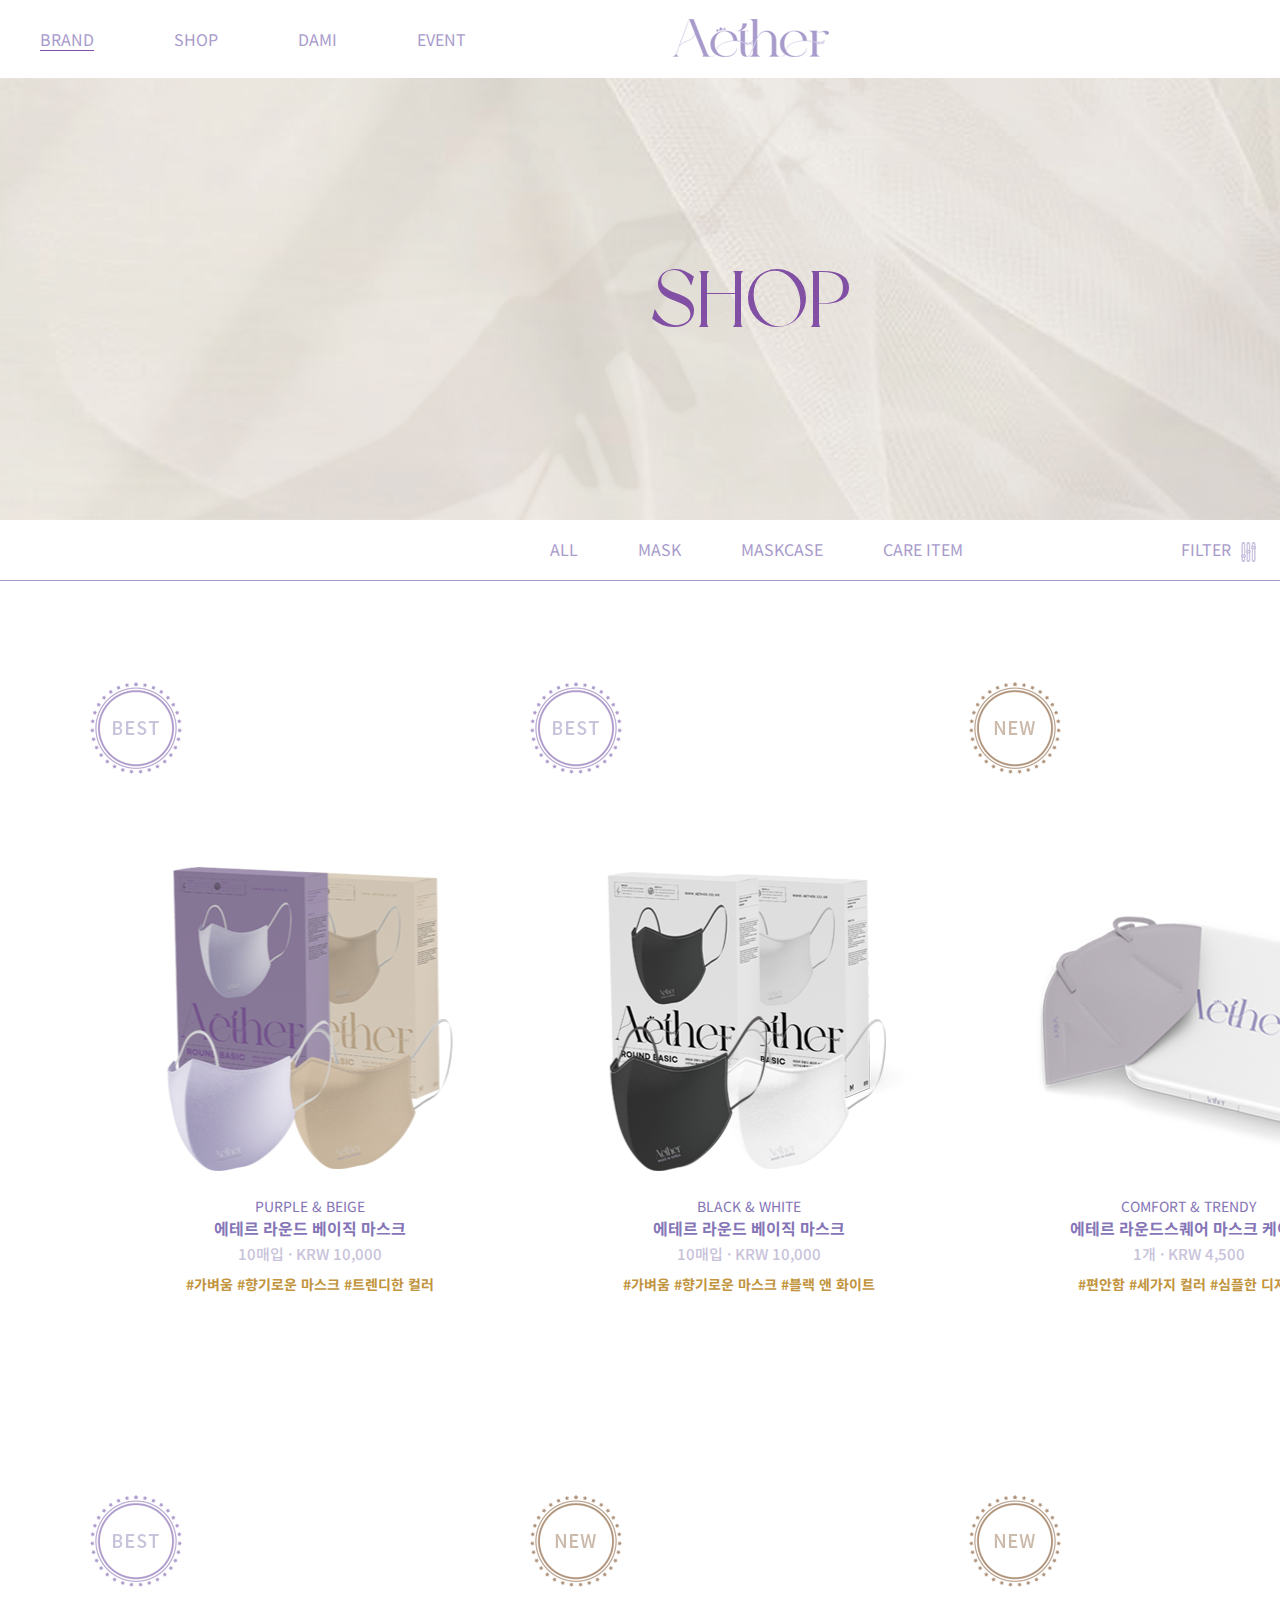
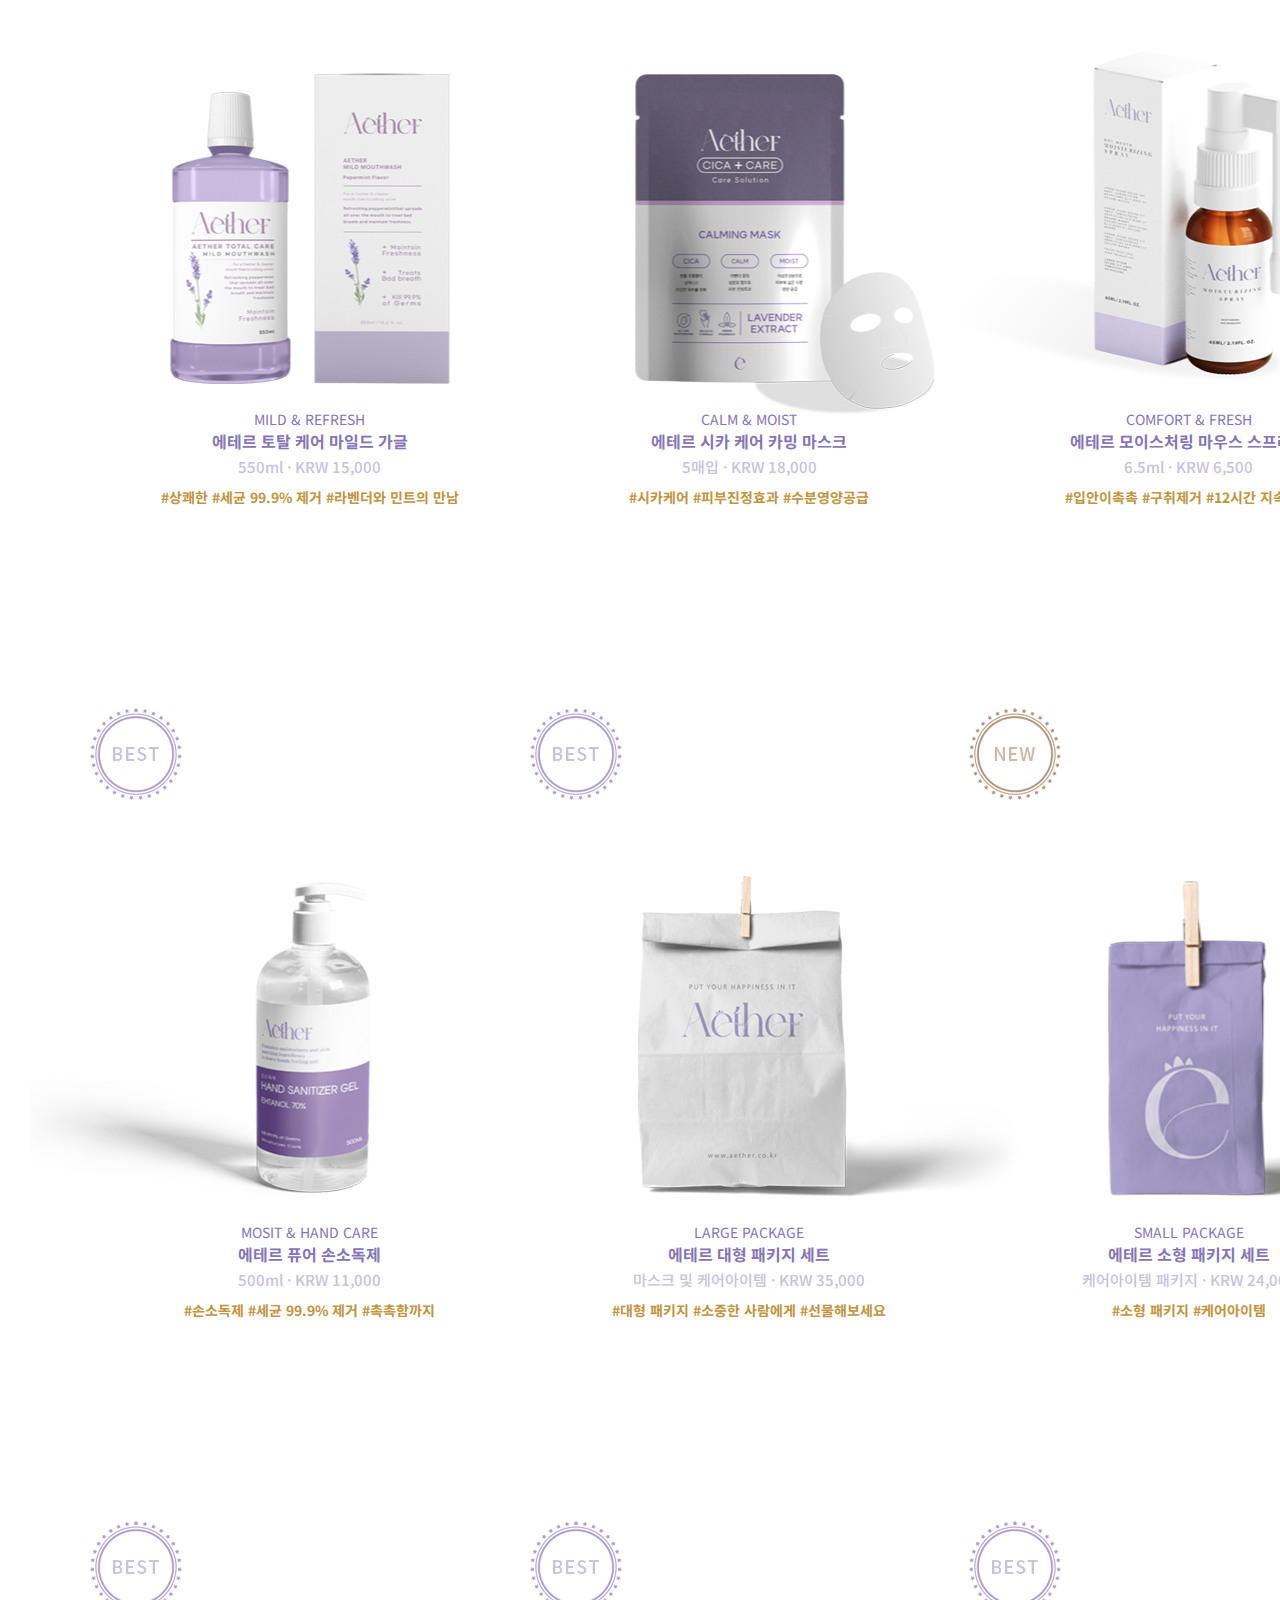
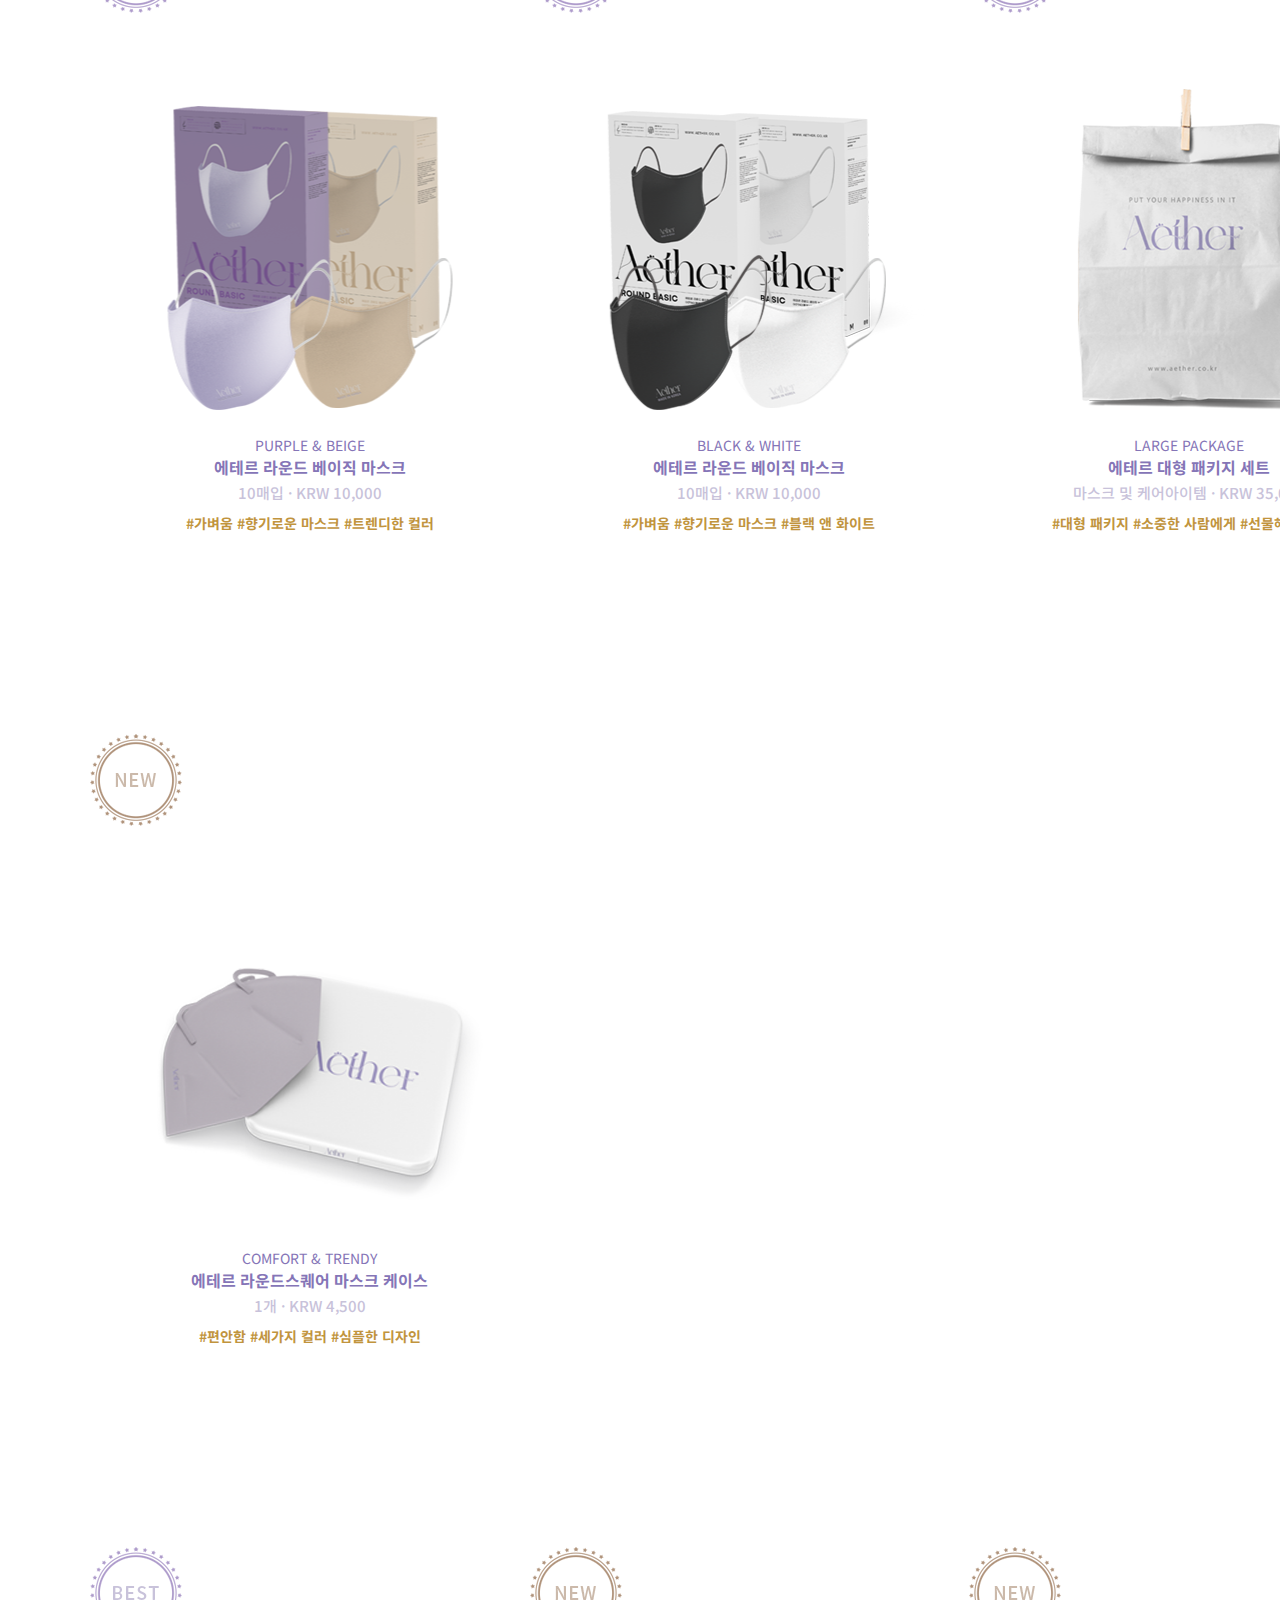
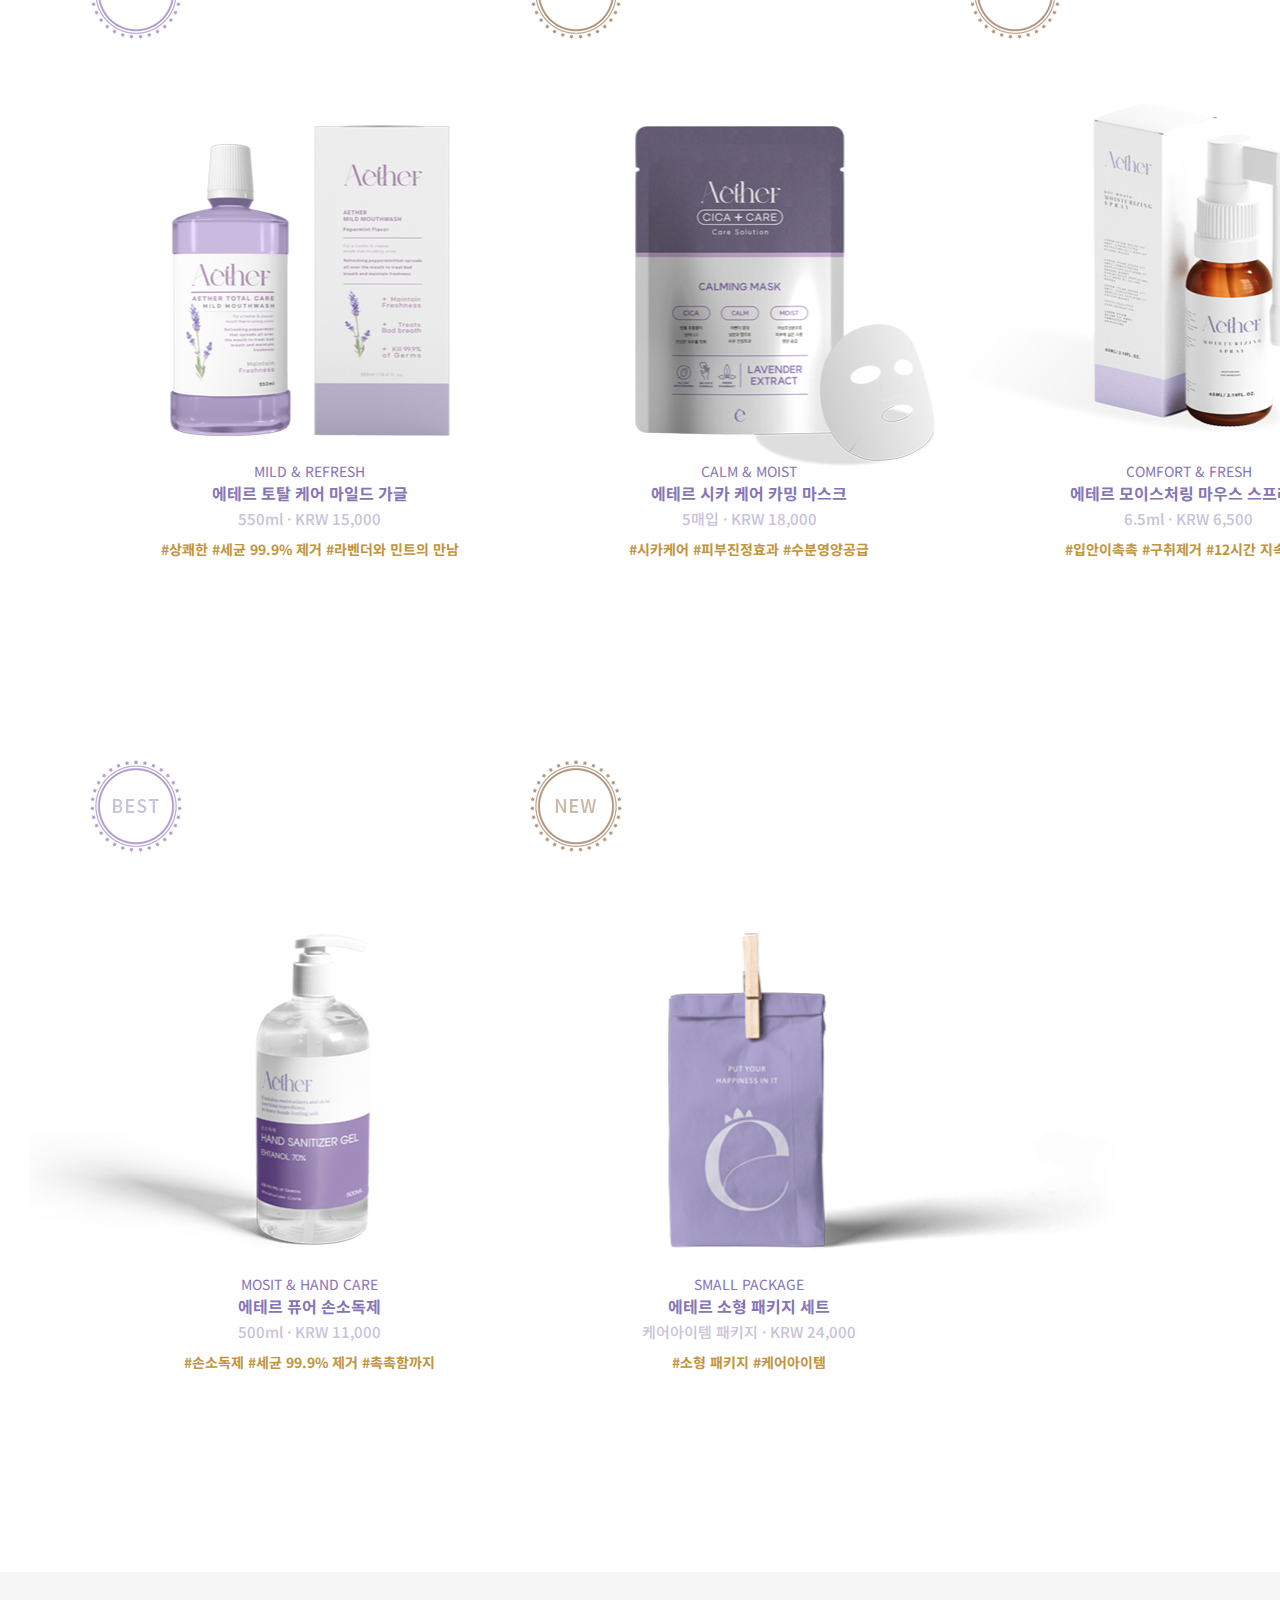
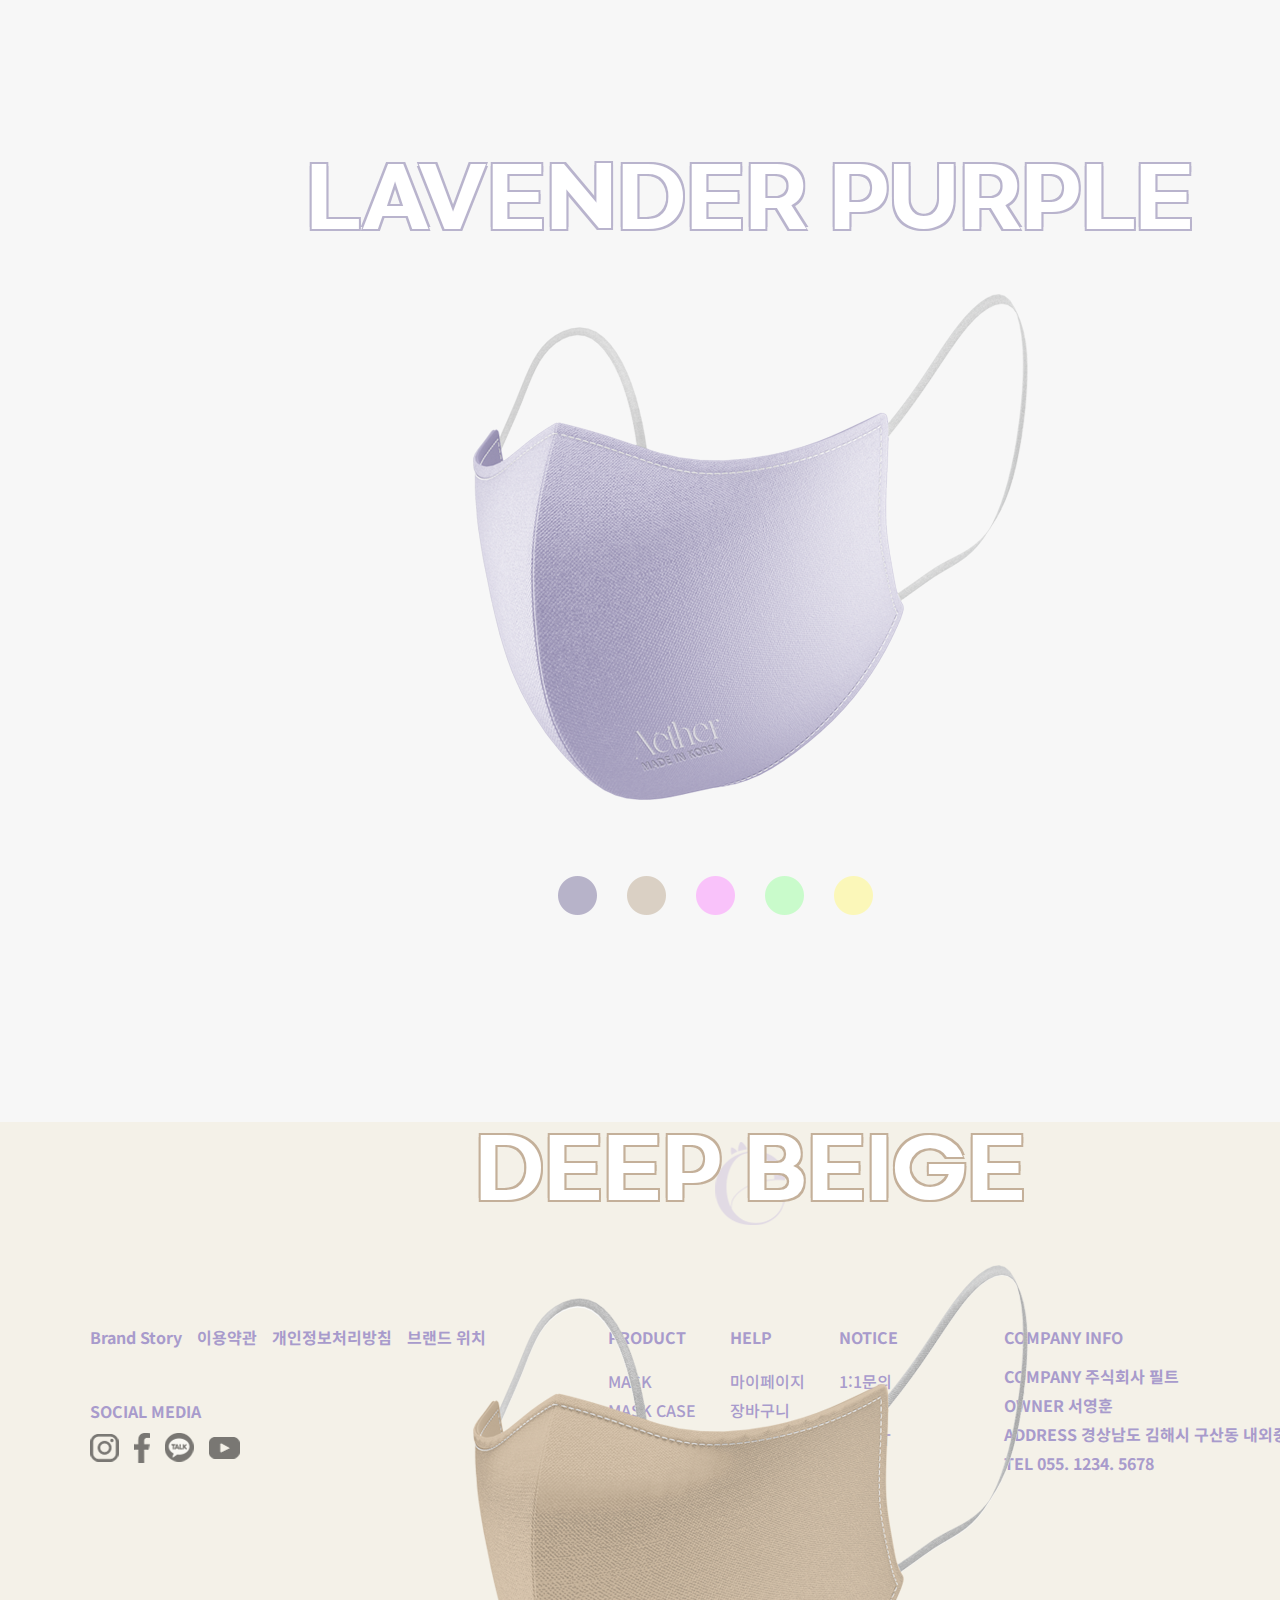
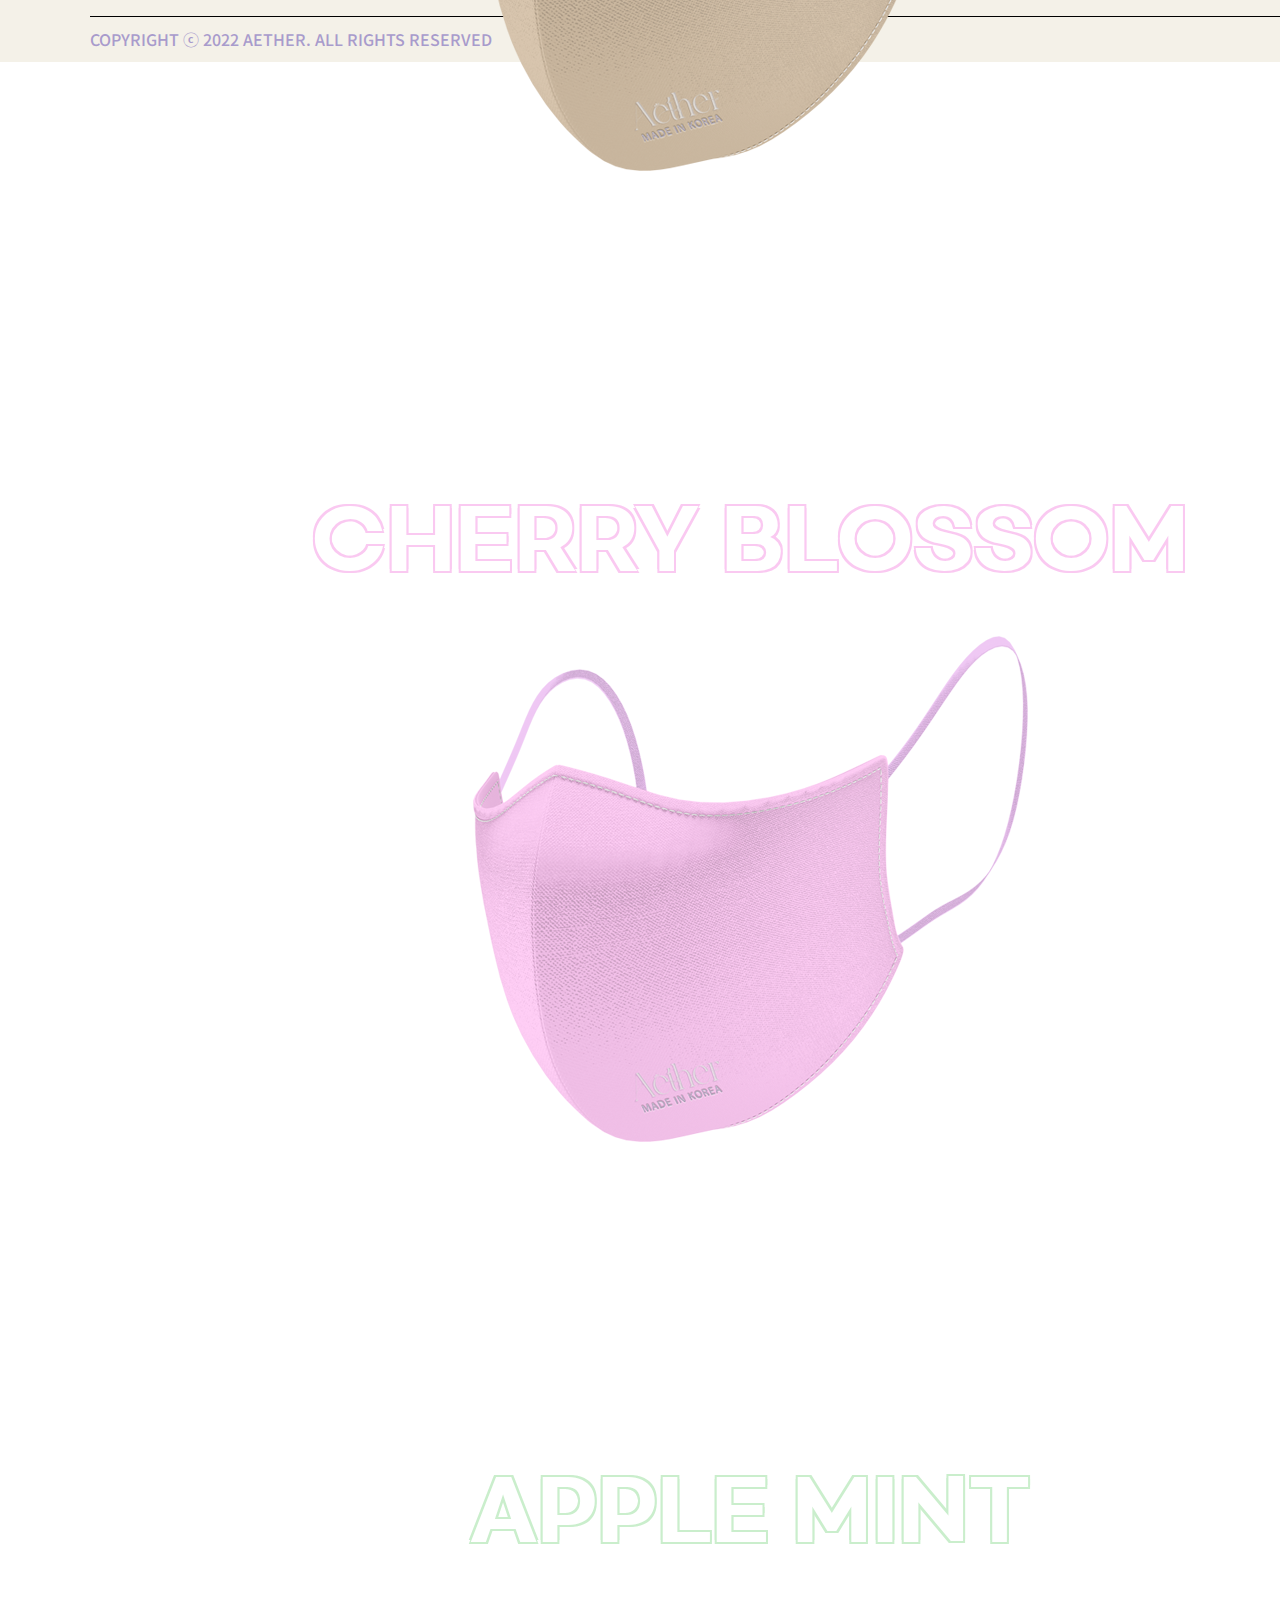
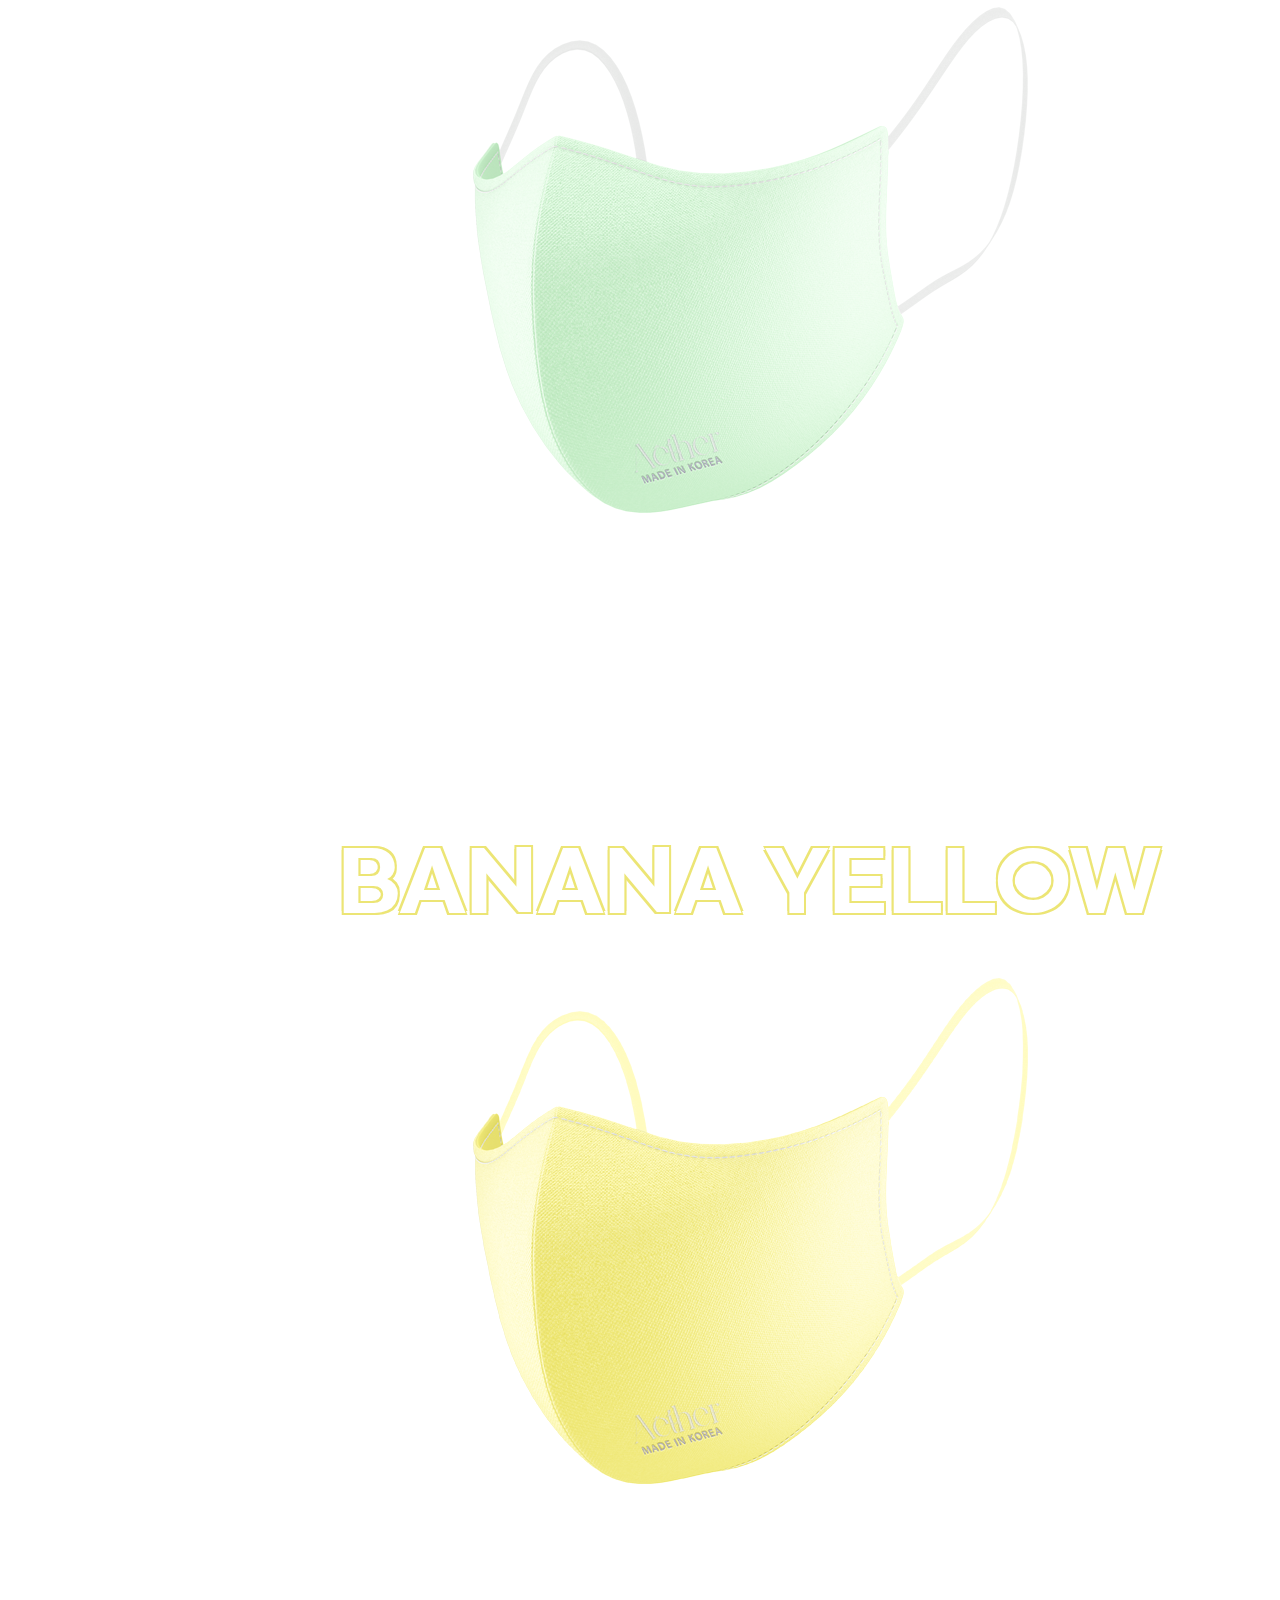
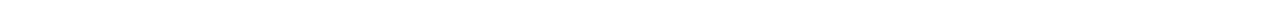
<file: sub2.html>
<!DOCTYPE html>
<html lang="ko">

<head>
  <meta charset="UTF-8">
  <meta http-equiv="X-UA-Compatible" content="IE=edge">
  <meta name="viewport" content="width=1500">
  <title>AETHER SHOP</title>
  <link rel="shortcut icon" href="images/ic_favicon.png" type="image/x-icon">
  <link href="https://fonts.googleapis.com/css2?family=Gugi&family=Nanum+Gothic:wght@400;700;800&family=Noto+Sans+KR:wght@100;300;400;500;700;900&display=swap" rel="stylesheet">
  <link rel="stylesheet" href="sub2.css">
</head>

<body>
    <div id="header" class="l_header">
      <div class="h_inner clearfix">
        <a href="index.html">
          <h1 class="h_logo"><img src="images/h_logo.png" alt="헤더로고"></h1>
        </a>
        <ul class="gnb">
          <li><a href="sub1.html">BRAND</a>
            <ul class="sub">
              <li><a href="sub1.html#about">BRAND STORY</a></li>
              <li><a href="sub1.html#maps">브랜드 위치</a></li>
            </ul>
          </li>
          <li><a href="sub2.html">SHOP</a>
            <ul class="sub">
              <li><a href="sub2.html#TAB">ALL PRODUCTS</a></li>
              <li><a href="sub2.html#mask_tab">MASK</a></li>
              <li><a href="sub2.html#mask_tab">MASK CASE</a></li>
              <li><a href="sub2.html#careitem_tab">CARE ITEM</a></li>
            </ul>
          </li>
          <li><a href="sub3.html">DAMI</a></li>
          <li><a href="sub4.html">EVENT</a>
            <ul class="sub">
              <li><a href="sub4.html#sub4_event">진행중인 이벤트</a></li>
              <li><a href="sub4.html#end_event">종료된 이벤트</a></li>
            </ul>
          </li>
        </ul>
        <!--gnb-->

        <ul class="h_icon">
          <li><a href="mypage.html"><img src="images/h_icon1.png" alt="마이페이지"></a></li>
          <li><a href="#"><img src="images/h_icon2.png" alt="장바구니"></a></li>
          <li><a href="#"><img src="images/h_icon3.png" alt="관심상품"></a></li>
        </ul>
        <!--h_icon-->
      </div>
      <!--h_inner-->
    </div>
    <!--header-->
    <div class="s_box"></div>
    <!--s_box-->
    <div id="sub2_main">
      <div class="sub2_banner">
        <h1>SHOP</h1>
        <div class="m_inner" id="TAB">
          <ul class="tabs">
            <li><a href="#tab1">ALL</a></li>
            <li><a href="#tab2">MASK</a></li>
            <li><a href="#tab3">MASKCASE</a></li>
            <li><a href="#tab4">CARE ITEM</a></li>
          </ul>
          <ul class="br">
            <li class="br1"><a href="#">FILTER</a><a href="#"><img src="images/sub2_filter_icon.png" alt="필터아이콘"></li>
            </a>
            <li><a href="#">NEWST</a><a href="#" class="down"> ˇ</a></li>
          </ul>
        </div>
        <!--m_inner-->
      </div>
      <!--sub2_banner-->
    </div>
    <!--sub2_main-->
    <div class="tab_container" id="mask_tab">
      <div id="tab1" class="tab_content clearfix">
        <ul class="all_product clearfix">
          <li><a href="#"><img src="images/sub2_product1.png" alt="상품1" class="pr1"><img
                src="images/sub2_best_icon.png" alt="베스트아이콘" class="best_icon">
              <div class="p1_text">
                <p class="pe1">PURPLE & BEIGE</p>
                <p class="pe2">에테르 라운드 베이직 마스크</p>
                <p class="pe3">10매입 · KRW 10,000</p>
                <p class="pe4">#가벼움 #향기로운 마스크 #트렌디한 컬러</p>
            </a>
      </div>
      </li>
      <div class="w_box">
      </div><!--w_box-->
      <!--product1-->
      <li><a href="#"><img src="images/sub2_product2.png" alt="상품1" class="pr2"><img
            src="images/sub2_best_icon.png" alt="베스트아이콘" class="best_icon">
          <div class="p2_text">
            <p class="pe1">BLACK & WHITE</p>
            <p class="pe2">에테르 라운드 베이직 마스크</p>
            <p class="pe3">10매입 · KRW 10,000</p>
            <p class="pe4">#가벼움 #향기로운 마스크 #블랙 앤 화이트</p>
        </a>
    </div>
    </li>
    <!--product2-->
    <li><a href="#"><img src="images/sub2_product3.png" alt="상품1" class="pr3"><img
          src="images/sub2_new_icon.png" alt="뉴아이콘" class="new_icon">
        <div class="p3_text">
          <p class="pe1">COMFORT & TRENDY</p>
          <p class="pe2">에테르 라운드스퀘어 마스크 케이스</p>
          <p class="pe3">1개 · KRW 4,500</p>
          <p class="pe4">#편안함 #세가지 컬러 #심플한 디자인</p>
      </a></div>
    </li>
    <!--product3-->
    <li><a href="#"><img src="images/sub2_product4.png" alt="상품1" class="pr4"><img
          src="images/sub2_best_icon.png" alt="베스트아이콘" class="best_icon" id="careitem_tab">
        <div class="p4_text">
          <p class="pe1">MILD & REFRESH</p>
          <p class="pe2">에테르 토탈 케어 마일드 가글</p>
          <p class="pe3">550ml · KRW 15,000</p>
          <p class="pe4">#상쾌한 #세균 99.9% 제거 #라벤더와 민트의 만남</p>
      </a></div>
    </li>
    <!--product4-->
    <li ><a href="#"><img src="images/sub2_product5.png" alt="상품1" class="pr5"><img
          src="images/sub2_new_icon.png" alt="뉴아이콘" class="new_icon">
        <div class="p5_text">
          <p class="pe1">CALM & MOIST</p>
          <p class="pe2">에테르 시카 케어 카밍 마스크</p>
          <p class="pe3">5매입 · KRW 18,000</p>
          <p class="pe4">#시카케어 #피부진정효과 #수분영양공급</p>
      </a></div>
    </li>
    <!--product5-->
    <li><a href="#"><img src="images/sub2_product6.png" alt="상품1" class="pr6"><img
          src="images/sub2_new_icon.png" alt="뉴아이콘" class="new_icon">
        <div class="p6_text">
          <p class="pe1">COMFORT & FRESH</p>
          <p class="pe2">에테르 모이스처링 마우스 스프레이</p>
          <p class="pe3">6.5ml · KRW 6,500</p>
          <p class="pe4">#입안이촉촉 #구취제거 #12시간 지속효과</p>
      </a></div>
    </li>
    <!--product6-->
    <li><a href="#"><img src="images/sub2_product7.png" alt="상품1" class="pr7"><img
          src="images/sub2_best_icon.png" alt="베스트아이콘" class="best_icon">
        <div class="p7_text">
          <p class="pe1">MOSIT & HAND CARE</p>
          <p class="pe2">에테르 퓨어 손소독제</p>
          <p class="pe3">500ml · KRW 11,000</p>
          <p class="pe4">#손소독제 #세균 99.9% 제거 #촉촉함까지</p>
      </a></div>
    </li>
    <!--product7-->
    <li><a href="#"><img src="images/sub2_product8.png" alt="상품1" class="pr8"><img
          src="images/sub2_best_icon.png" alt="베스트아이콘" class="best_icon">
        <div class="p8_text">
          <p class="pe1">LARGE PACKAGE</p>
          <p class="pe2">에테르 대형 패키지 세트</p>
          <p class="pe3">마스크 및 케어아이템 · KRW 35,000</p>
          <p class="pe4">#대형 패키지 #소중한 사람에게 #선물해보세요</p>
      </a></div>
    </li>
    <!--product8-->
    <li><a href="#"><img src="images/sub2_product9.png" alt="상품1" class="pr9"><img
          src="images/sub2_new_icon.png" alt="뉴아이콘" class="new_icon">
        <div class="p9_text">
          <p class="pe1">SMALL PACKAGE</p>
          <p class="pe2">에테르 소형 패키지 세트</p>
          <p class="pe3">케어아이템 패키지 · KRW 24,000</p>
          <p class="pe4">#소형 패키지 #케어아이템</p>
      </a></div>
    </li>
    <!--product9-->
    </ul>
    </div>
    <!--#tab1, .tab_content-->
    <div id="tab2" class="tab_content clearfix">
      <ul class="all_product">
        <li><a href="#"><img src="images/sub2_product1.png" alt="상품1" class="pr1-t2"><img
              src="images/sub2_best_icon.png" alt="베스트아이콘" class="best_icon">
            <div class="p1_text">
              <p class="pe1">PURPLE & BEIGE</p>
              <p class="pe2">에테르 라운드 베이직 마스크</p>
              <p class="pe3">10매입 · KRW 10,000</p>
              <p class="pe4">#가벼움 #향기로운 마스크 #트렌디한 컬러</p>
          </a>
    </div>
    </li>
    <!--product1-->
    <li><a href="#"><img src="images/sub2_product2.png" alt="상품1" class="pr2-t2"><img
          src="images/sub2_best_icon.png" alt="베스트아이콘" class="best_icon">
        <div class="p2_text">
          <p class="pe1">BLACK & WHITE</p>
          <p class="pe2">에테르 라운드 베이직 마스크</p>
          <p class="pe3">10매입 · KRW 10,000</p>
          <p class="pe4">#가벼움 #향기로운 마스크 #블랙 앤 화이트</p>
      </a></div>
    </li>
    <!--product2-->
    <li><a href="#"><img src="images/sub2_product8.png" alt="상품1" class="pr8-t2"><img
          src="images/sub2_best_icon.png" alt="베스트아이콘" class="best_icon">
        <div class="p8-t2_text">
          <p class="pe1">LARGE PACKAGE</p>
          <p class="pe2">에테르 대형 패키지 세트</p>
          <p class="pe3">마스크 및 케어아이템 · KRW 35,000</p>
          <p class="pe4">#대형 패키지 #소중한 사람에게 #선물해보세요</p>
      </a></div>
    </li>
    </div>
    <!--tab2-->
    <div id="tab3" class="tab_content clearfix">
      <ul class="all_product clearfix">
        <li><a href="#"><img src="images/sub2_product3.png" alt="상품1" class="pr3-t3"><img
              src="images/sub2_new_icon.png" alt="뉴아이콘" class="new_icon">
            <div class="p3_text">
              <p class="pe1">COMFORT & TRENDY</p>
              <p class="pe2">에테르 라운드스퀘어 마스크 케이스</p>
              <p class="pe3">1개 · KRW 4,500</p>
              <p class="pe4">#편안함 #세가지 컬러 #심플한 디자인</p>
          </a>
    </div>
    </li>
  </div>
    <!--tab3-->
    <div id="tab4" class="tab_content clearfix">
      <ul class="all_product clearfix">
        <li><a href="#"><img src="images/sub2_product4.png" alt="상품1" class="pr4-t4"><img
              src="images/sub2_best_icon.png" alt="베스트아이콘" class="best_icon">
            <div class="p4_text">
              <p class="pe1">MILD & REFRESH</p>
              <p class="pe2">에테르 토탈 케어 마일드 가글</p>
              <p class="pe3">550ml · KRW 15,000</p>
              <p class="pe4">#상쾌한 #세균 99.9% 제거 #라벤더와 민트의 만남</p>
          </a>
    </div>
    </li>
    <!--product4-->
    <li><a href="#"><img src="images/sub2_product5.png" alt="상품1" class="pr5-t4"><img
          src="images/sub2_new_icon.png" alt="뉴아이콘" class="new_icon">
        <div class="p5_text">
          <p class="pe1">CALM & MOIST</p>
          <p class="pe2">에테르 시카 케어 카밍 마스크</p>
          <p class="pe3">5매입 · KRW 18,000</p>
          <p class="pe4">#시카케어 #피부진정효과 #수분영양공급</p>
      </a></div>
    </li>
    <!--product5-->
    <li><a href="#"><img src="images/sub2_product6.png" alt="상품1" class="pr6-t4"><img
          src="images/sub2_new_icon.png" alt="뉴아이콘" class="new_icon">
        <div class="p6_text">
          <p class="pe1">COMFORT & FRESH</p>
          <p class="pe2">에테르 모이스처링 마우스 스프레이</p>
          <p class="pe3">6.5ml · KRW 6,500</p>
          <p class="pe4">#입안이촉촉 #구취제거 #12시간 지속효과</p>
      </a></div>
    </li>
    <!--product6-->
    <li><a href="#"><img src="images/sub2_product7.png" alt="상품1" class="pr7-t4"><img
          src="images/sub2_best_icon.png" alt="베스트아이콘" class="best_icon">
        <div class="p7_text">
          <p class="pe1">MOSIT & HAND CARE</p>
          <p class="pe2">에테르 퓨어 손소독제</p>
          <p class="pe3">500ml · KRW 11,000</p>
          <p class="pe4">#손소독제 #세균 99.9% 제거 #촉촉함까지</p>
      </a></div>
    </li>
    <!--product7-->
    <li><a href="#"><img src="images/sub2_product9.png" alt="상품1" class="pr9-t4"><img
          src="images/sub2_new_icon.png" alt="뉴아이콘" class="new_icon">
        <div class="p9_text">
          <p class="pe1">SMALL PACKAGE</p>
          <p class="pe2">에테르 소형 패키지 세트</p>
          <p class="pe3">케어아이템 패키지 · KRW 24,000</p>
          <p class="pe4">#소형 패키지 #케어아이템</p>
      </a></div>
    </li>
    <!--product9-->
    </ul>
    </div>
    <!--tab4-->
    </div>
    <!--tab_container-->
    <div class="ctab_container">
      <div id="ctab1" class="ctab_content">
        <h1>LAVENDER PURPLE</h1>
        <ul class="tr_mask">
          <li><img src="images/trendy_mask1.png" alt="트랜디마스크1"></li>
        </ul>
      </div><!--ctab1-->
      <div id="ctab2" class="ctab_content">
        <h1>DEEP BEIGE</h1>
        <ul class="tr_mask">
          <li><img src="images/trendy_mask2.png" alt="트랜디마스크1"></li>
        </ul>
      </div><!--ctab2-->
      <div id="ctab3" class="ctab_content">
        <h1>CHERRY BLOSSOM</h1>
        <ul class="tr_mask">
          <li><img src="images/trendy_mask3.png" alt="트랜디마스크1"></li>
        </ul>
      </div><!--ctab3-->
      <div id="ctab4" class="ctab_content">
        <h1>APPLE MINT</h1>
        <ul class="tr_mask">
          <li><img src="images/trendy_mask4.png" alt="트랜디마스크1"></li>
        </ul>
      </div><!--ctab4-->
      <div id="ctab5" class="ctab_content">
        <h1>BANANA YELLOW</h1>
        <ul class="tr_mask">
          <li><img src="images/trendy_mask5.png" alt="트랜디마스크1"></li>
        </ul>
      </div><!--ctab5-->
      <ul class="ctabs">
        <li><a href="#ctab1"><img src="images/sub2_ctab1.png" alt="버튼1"></a></li>
        <li><a href="#ctab2"><img src="images/sub2_ctab2.png" alt="버튼2"></a></li>
        <li><a href="#ctab3"><img src="images/sub2_ctab3.png" alt="버튼3"></a></li>
        <li><a href="#ctab4"><img src="images/sub2_ctab4.png" alt="버튼4"></a></li>
        <li><a href="#ctab5"><img src="images/sub2_ctab5.png" alt="버튼5"></a></li>
      </ul><!--ctabs-->
    </div><!--ctab_container-->
    <div id="footer">
      <div class="f_inner">
        <h1 class="f_logo"><a href="index.html"><img src="images/f_logo.png" alt="푸터로고"></h1></a>
        <div class="f_left">
          <ul class="l1">
            <li><a href="sub1.html#about">Brand Story</a></li>
            <li><a href="#">이용약관</a></li>
            <li><a href="#">개인정보처리방침</a></li>
            <li><a href="sub1.html#maps">브랜드 위치</a></li>
          </ul>
          <br>
          <p class="sm">SOCIAL MEDIA</p>
          <ul class="f_icon">
            <li><a href="#"><img src="images/f_icon1.png" alt="푸터아이콘1"></a></li>
            <li><a href="#"><img src="images/f_icon2.png" alt="푸터아이콘2"></a></li>
            <li><a href="#"><img src="images/f_icon3.png" alt="푸터아이콘3"></a></li>
            <li><a href="#"><img src="images/f_icon4.png" alt="푸터아이콘4"></a></li>
          </ul>
        </div>
        <!--f_left-->
        <ul class="pr">
          <li>PRODUCT</li>
          <li class="m1"><a href="sub2.html#mask_tab">MASK</a></li>
          <li><a href="sub2.html#mask_tab">MASK CASE</a></li>
          <li><a href="sub2.html#careitem_tab">CARE ITEM</a></li>
        </ul>
        <ul class="help">
          <li>HELP</li>
          <li class="m1"><a href="mypage.html">마이페이지</a></li>
          <li><a href="#">장바구니</a></li>
          <li><a href="#">관심상품</a></li>
        </ul>
        <ul class="notice">
          <li>NOTICE</li>
          <li class="m1"><a href="#">1:1문의</a></li>
          <li><a href="sub3.html">DAMI</a></li>
          <li><a href="sub4.html">EVENT</a></li>
        </ul>
        <div class="f_right">
          <h4>COMPANY INFO</h4>
          <p>COMPANY 주식회사 필트</p>
          <p>OWNER 서영훈</p>
          <p>ADDRESS 경상남도 김해시 구산동 내외중앙로 정우빌딩 3층</p>
          <p>TEL 055. 1234. 5678</p>
        </div>
        <!--f_right-->
        <p class="copyright">COPYRIGHT ⓒ 2022 AETHER. ALL RIGHTS RESERVED</p>
      </div>
      <!--f_inner-->
    </div>
    <!--footer-->
    <div id="top_btn">
      <a href="#"><img src="images/top_btn.png" alt="탑버튼"></a>
    </div>
    <!--top_btn-->
    <script src="https://code.jquery.com/jquery-3.6.1.min.js"
      integrity="sha256-o88AwQnZB+VDvE9tvIXrMQaPlFFSUTR+nldQm1LuPXQ=" crossorigin="anonymous"></script>
    <script src="js/script.js"></script>
  </body>

</html>
</file>
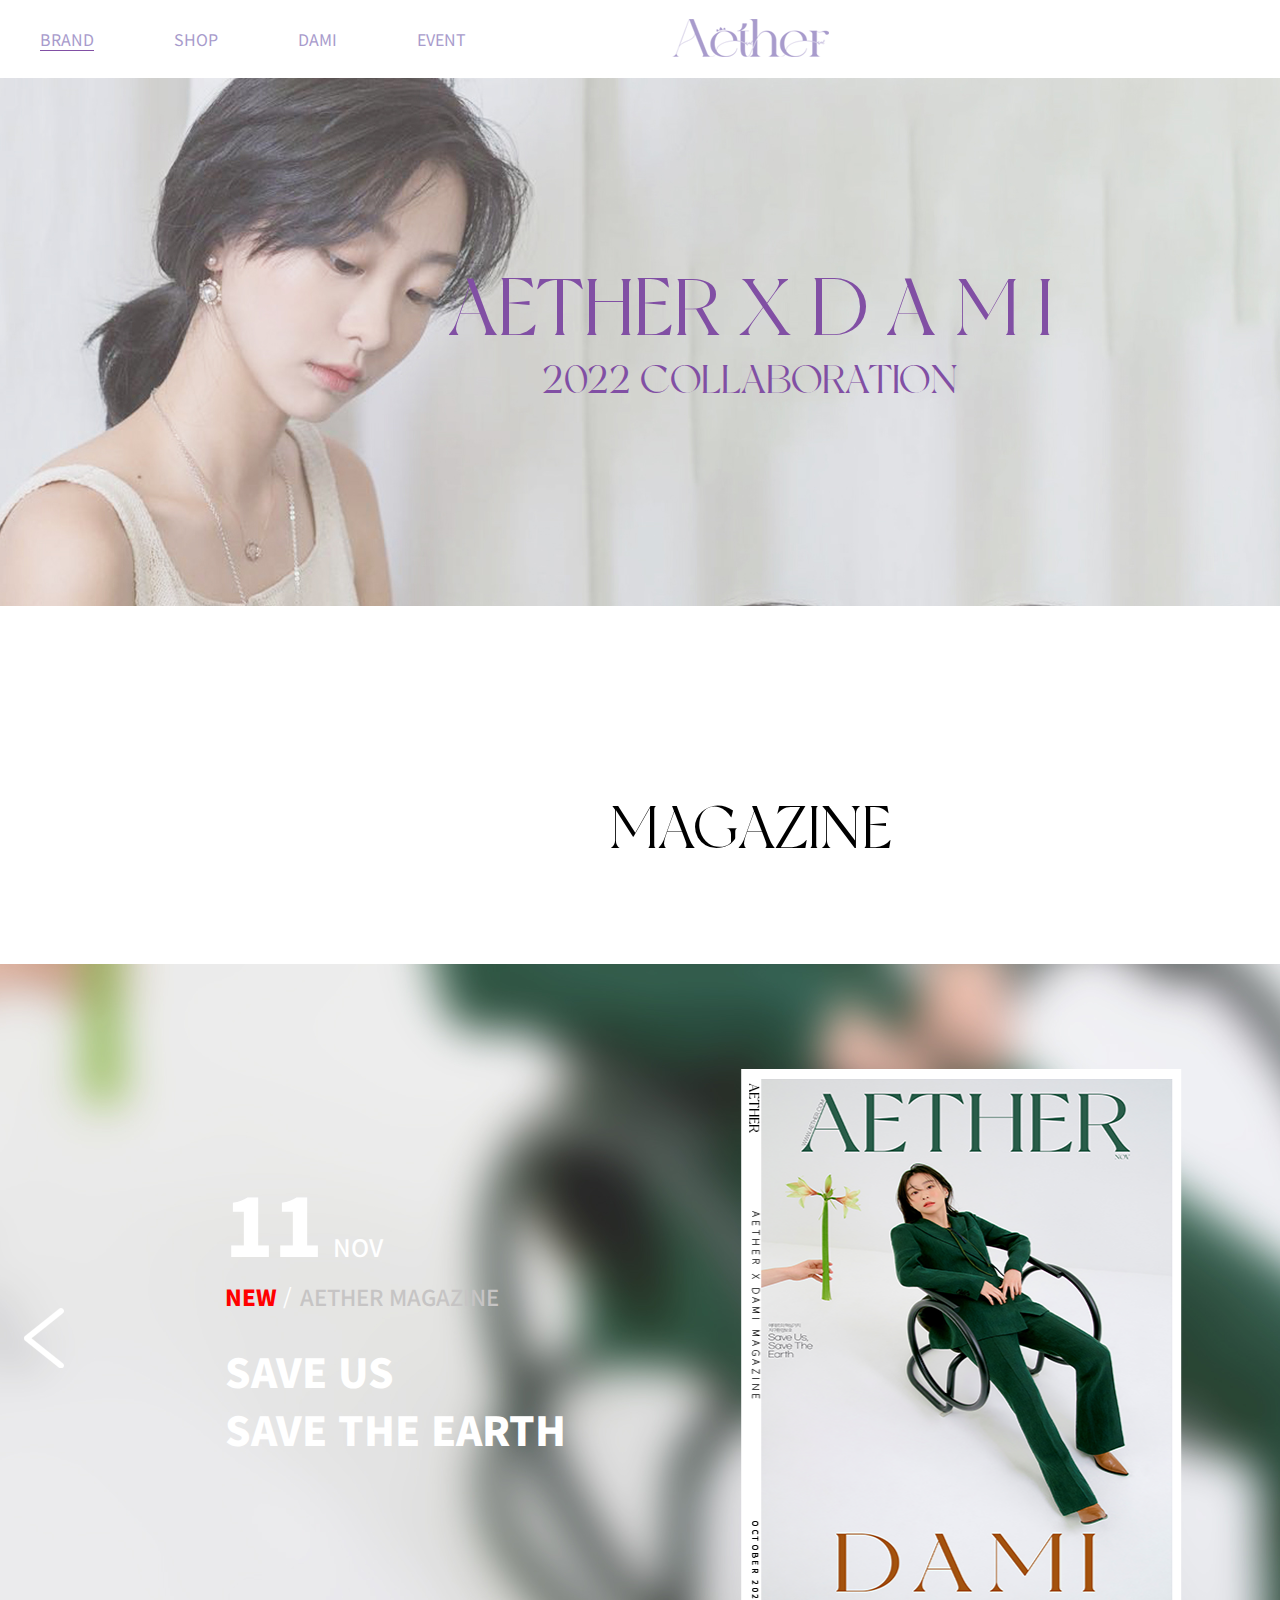
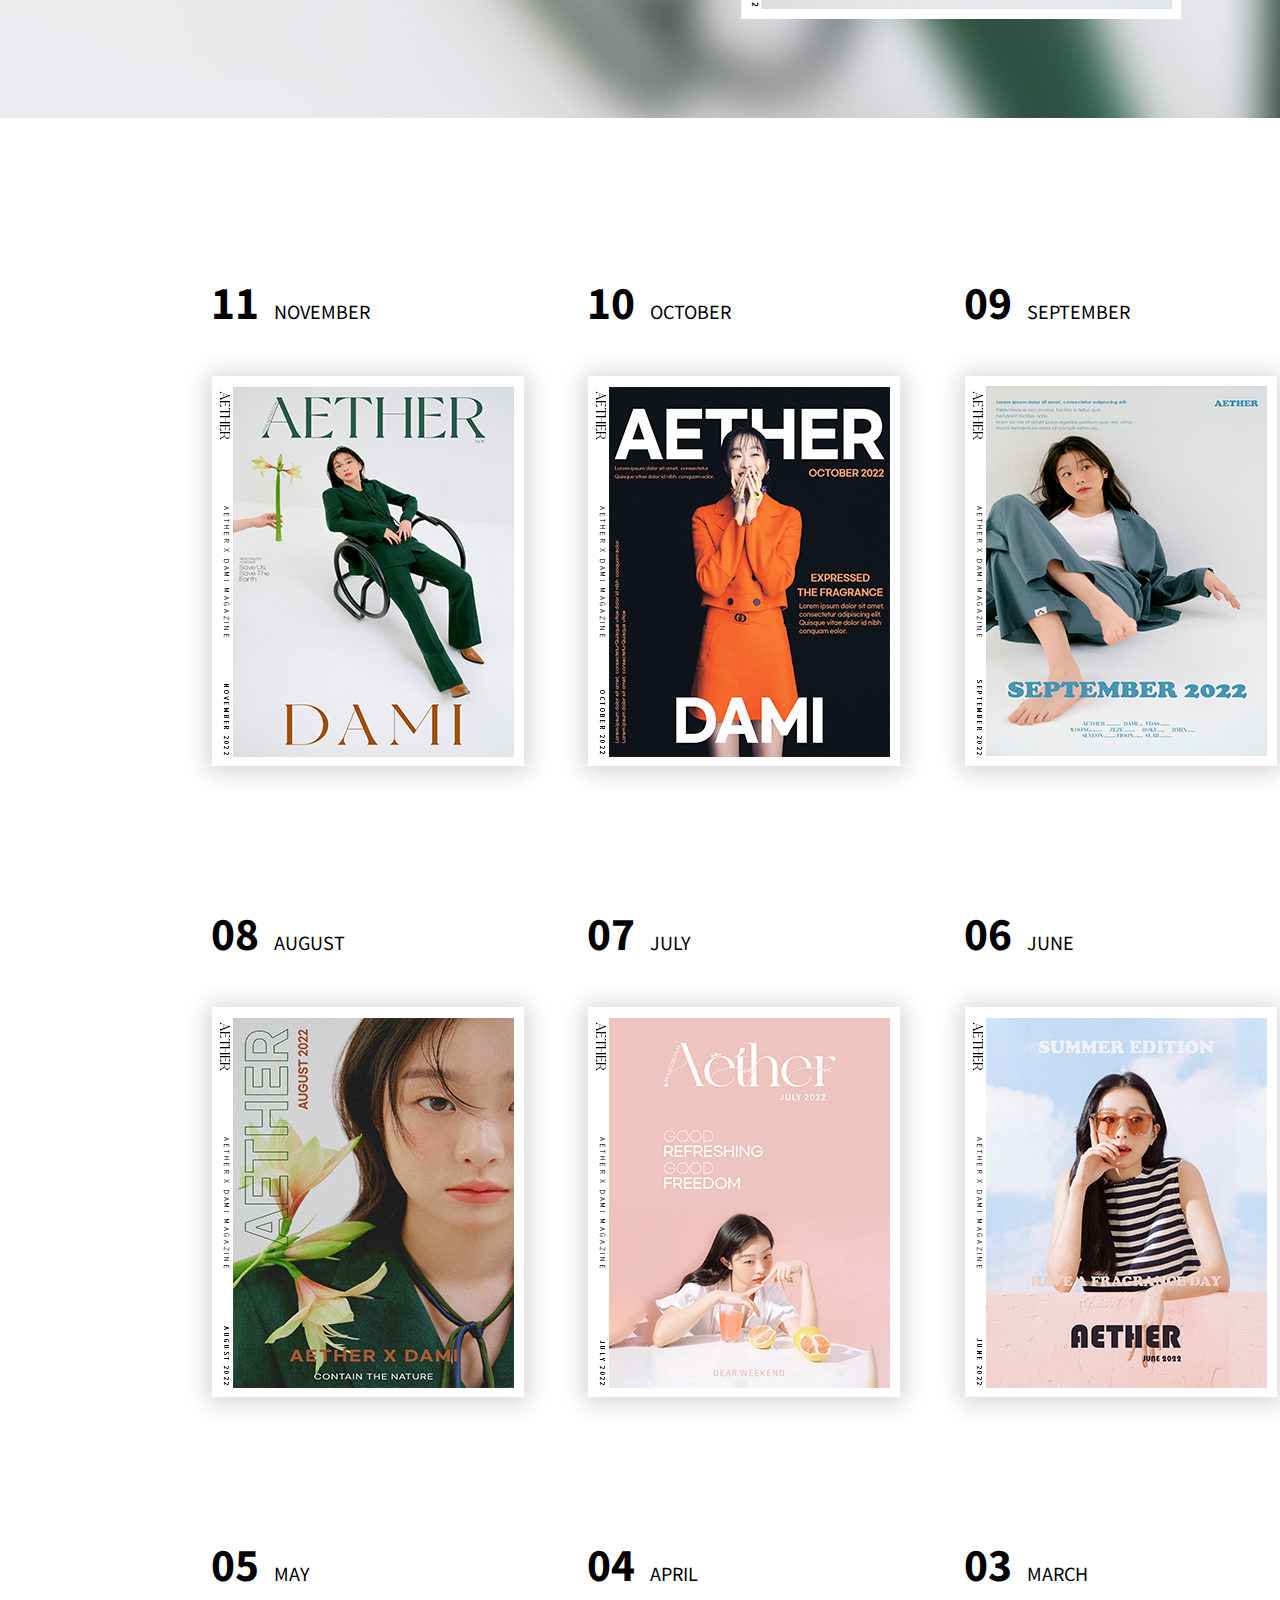
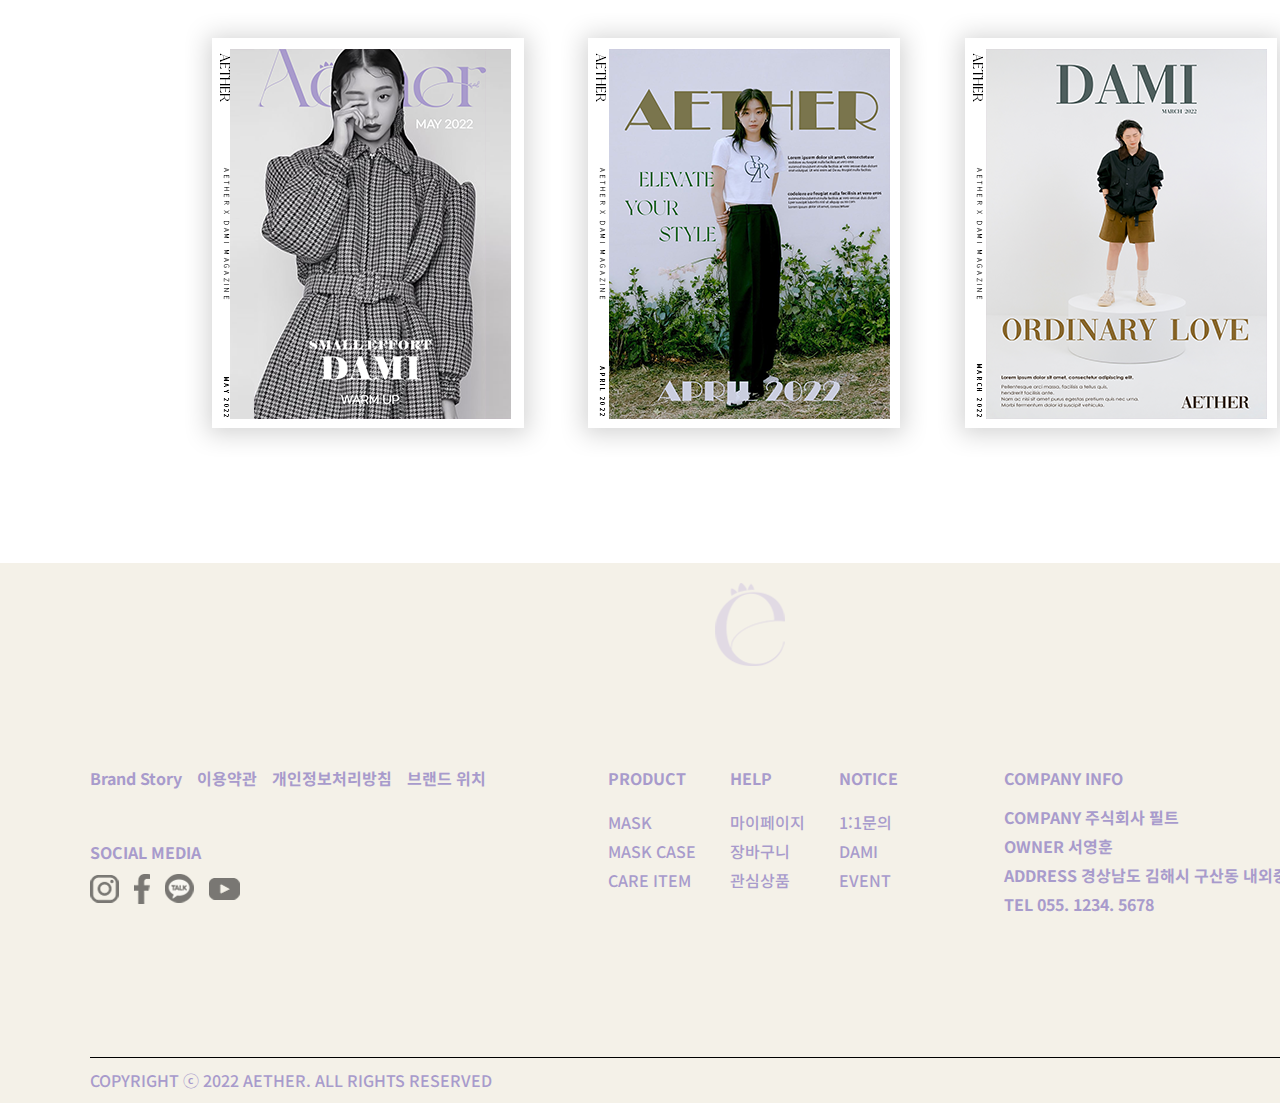
<file: sub3.html>
<!DOCTYPE html>
<html lang="ko">

<head>
  <meta charset="UTF-8">
  <meta http-equiv="X-UA-Compatible" content="IE=edge">
  <meta name="viewport" content="width=1500">
  <title>AETHER X DAMI</title>
  <link rel="stylesheet" href="https://cdn.jsdelivr.net/npm/swiper/swiper-bundle.min.css" />
  <link rel="shortcut icon" href="images/ic_favicon.png" type="image/x-icon">
  <link
    href="https://fonts.googleapis.com/css2?family=Gugi&family=Nanum+Gothic:wght@400;700;800&family=Noto+Sans+KR:wght@100;300;400;500;700;900&display=swap"
    rel="stylesheet">
  <link rel="stylesheet" href="sub3.css">
</head>

<body>
  <div id="header" class="l_header">
    <div class="h_inner clearfix">
      <a href="index.html">
        <h1 class="h_logo"><img src="images/h_logo.png" alt="헤더로고"></h1>
      </a>
      <ul class="gnb">
        <li><a href="sub1.html">BRAND</a>
          <ul class="sub">
            <li><a href="sub1.html#about">BRAND STORY</a></li>
            <li><a href="sub1.html#maps">브랜드 위치</a></li>
          </ul>
        </li>
        <li><a href="sub2.html">SHOP</a>
          <ul class="sub">
            <li><a href="sub2.html#TAB">ALL PRODUCTS</a></li>
            <li><a href="sub2.html#mask_tab">MASK</a></li>
            <li><a href="sub2.html#mask_tab">MASK CASE</a></li>
            <li><a href="sub2.html#careitem_tab">CARE ITEM</a></li>
          </ul>
        </li>
        <li><a href="sub3.html">DAMI</a></li>
        <li><a href="sub4.html">EVENT</a>
          <ul class="sub">
            <li><a href="sub4.html#sub4_event">진행중인 이벤트</a></li>
            <li><a href="sub4.html#end_event">종료된 이벤트</a></li>
          </ul>
        </li>
      </ul>
      <!--gnb-->

      <ul class="h_icon">
        <li><a href="mypage.html"><img src="images/h_icon1.png" alt="마이페이지"></a></li>
        <li><a href="#"><img src="images/h_icon2.png" alt="장바구니"></a></li>
        <li><a href="#"><img src="images/h_icon3.png" alt="관심상품"></a></li>
      </ul>
      <!--h_icon-->
    </div>
    <!--h_inner-->
  </div>
  <!--header-->
  <div class="s_box"></div>
  <!--s_box-->
  <div id="sub3_main_banner">
    <h1>AETHER X D A M I</h1>
    <h3>2022 COLLABORATION</h3>
  </div>
  <!--sub3-main_banner-->
  <div id="m_magazine">
    <h1>MAGAZINE</h1>
    <div class="m_inner">
      <div class="swiper mm">
        <div class="swiper-wrapper">
          <div class="swiper-slide bg1"><img src="images/sub3_main_magazine3.png" alt="메인매거진1">
            <div class="mt_box">
              <h2><strong>11</strong><span class="month">NOV</span> </h2>
              <p><b>NEW</b> /<span class="am">AETHER MAGAZINE</span></p>
              <h3>SAVE US <br> SAVE THE EARTH</h3>
            </div>
            <!--mt_box-->
          </div>
          <div class="swiper-slide bg2"><img src="images/sub3_main_magazine1.png" alt="메인매거진2">
            <div class="mt_box">
              <h2><strong>10</strong><span class="month">OCT</span> </h2>
              <p><b>NEW</b> /<span class="am">AETHER MAGAZINE</span></p>
              <h3>EXPRESSED<br>THE FRAGRANCE</h3>
            </div>
            <!--mt_box-->
          </div>
          <div class="swiper-slide bg3"><img src="images/sub3_main_magazine4.png" alt="메인매거진3">
            <div class="mt_box">
              <h2><strong>09</strong><span class="month">SEPT</span> </h2>
              <p><b>NEW</b> /<span class="am">AETHER MAGAZINE</span></p>
              <h3>BACK TO BASIC</h3>
            </div>
            <!--mt_box-->
          </div>
          <div class="swiper-slide bg4"><img src="images/sub3_main_magazine5.png" alt="">
            <div class="mt_box">
              <h2><strong>08</strong><span class="month">AUG</span> </h2>
              <p><b>NEW</b> /<span class="am">AETHER MAGAZINE</span></p>
              <h3>CONTAIN<br>THE NATURE</h3>
            </div>
            <!--mt_box-->
          </div>
          <div class="swiper-slide bg5"><img src="images/sub3_main_magazine6.png" alt="">
            <div class="mt_box">
              <h2><strong>07</strong><span class="month">JULY</span> </h2>
              <p><b>NEW</b> /<span class="am">AETHER MAGAZINE</span></p>
              <h3>DEAR WEEKEND</h3>
            </div>
            <!--mt_box-->
          </div>
          <div class="swiper-slide bg6"><img src="images/sub3_main_magazine7.png" alt="">
            <div class="mt_box">
              <h2><strong>06</strong><span class="month">JUNE</span> </h2>
              <p><b>NEW</b> /<span class="am">AETHER MAGAZINE</span></p>
              <h3>HAVE A <br> FRAGRANCE DAY</h3>
            </div>
            <!--mt_box-->
          </div>
          <div class="swiper-slide bg7"><img src="images/sub3_main_magazine8.png" alt="">
            <div class="mt_box">
              <h2><strong>05</strong><span class="month">MAY</span> </h2>
              <p><b>NEW</b> /<span class="am">AETHER MAGAZINE</span></p>
              <h3>WARM UP</h3>
            </div>
            <!--mt_box-->
          </div>
          <div class="swiper-slide bg8"><img src="images/sub3_main_magazine2.png" alt="">
            <div class="mt_box">
              <h2><strong>04</strong><span class="month">APR</span> </h2>
              <p><b>NEW</b> /<span class="am">AETHER MAGAZINE</span></p>
              <h3>ELEVATE<br>YOUR STYLE</h3>
            </div>
            <!--mt_box-->
          </div>
          <div class="swiper-slide bg9"><img src="images/sub3_main_magazine9.png" alt="">
            <div class="mt_box">
              <h2><strong>03</strong><span class="month">MAR</span> </h2>
              <p><b>NEW</b> /<span class="am">AETHER MAGAZINE</span></p>
              <h3>ORDINARY LOVE</h3>
            </div>
            <!--mt_box-->
          </div>
        </div>
        <div class="swiper-button-next"></div>
        <div class="swiper-button-prev"></div>
      </div>
    </div>
    <!--m_inner-->
  </div>
  <!--m_magazine-->
  <div id="s_magazine">
    <div class="sm_inner">
      <ul class="sub_magazine">
        <li>
          <div class="tbox"><strong>11</strong> NOVEMBER</div><a href="#"><img src="images/sub3_sub_magazine1.png" alt="서브매거진1">
          </a>
        </li><!--서브매거진1-->
        <li>
          <div class="tbox"><strong>10</strong> OCTOBER</div><a href="#"><img src="images/sub3_sub_magazine2.png" alt="서브매거진1">
          </a>
        </li><!--서브매거진2-->
        <li>
          <div class="tbox"><strong>09</strong> SEPTEMBER</div><a href="#"><img src="images/sub3_sub_magazine3.png" alt="서브매거진1">
          </a>
        </li><!--서브매거진3-->
        <li>
          <div class="tbox"><strong>08</strong> AUGUST</div><a href="#"><img src="images/sub3_sub_magazine4.png" alt="서브매거진1">
          </a>
        </li><!--서브매거진4-->
        <li>
          <div class="tbox"><strong>07</strong> JULY</div><a href="#"><img src="images/sub3_sub_magazine5.png" alt="서브매거진1">
          </a>
        </li><!--서브매거진5-->
        <li>
          <div class="tbox"><strong>06</strong> JUNE</div><a href="#"><img src="images/sub3_sub_magazine6.png" alt="서브매거진1">
          </a>
        </li><!--서브매거진6-->
        <li>
          <div class="tbox"><strong>05</strong> MAY</div><a href="#"><img src="images/sub3_sub_magzine7.png" alt="서브매거진1">
          </a>
        </li><!--서브매거진7-->
        <li>
          <div class="tbox"><strong>04</strong> APRIL</div><a href="#"><img src="images/sub3_sub_magazine8.png" alt="서브매거진1">
          </a>
        </li><!--서브매거진8-->
        <li>
          <div class="tbox"><strong>03</strong> MARCH</div><a href="#"><img src="images/sub3_sub_magazine9.png" alt="서브매거진1">
          </a>
        </li><!--서브매거진9-->
      </ul>
    </div>
    <!--sm_inner-->
  </div>
  <!--s_magazine-->
  <div id="footer">
    <div class="f_inner">
      <h1 class="f_logo"><a href="index.html"><img src="images/f_logo.png" alt="푸터로고"></h1></a>
      <div class="f_left">
        <ul class="l1">
          <li><a href="sub1.html#about">Brand Story</a></li>
          <li><a href="#">이용약관</a></li>
          <li><a href="#">개인정보처리방침</a></li>
          <li><a href="sub1.html#maps">브랜드 위치</a></li>
        </ul>
        <br>
        <p class="sm">SOCIAL MEDIA</p>
        <ul class="f_icon">
          <li><a href="#"><img src="images/f_icon1.png" alt="푸터아이콘1"></a></li>
          <li><a href="#"><img src="images/f_icon2.png" alt="푸터아이콘2"></a></li>
          <li><a href="#"><img src="images/f_icon3.png" alt="푸터아이콘3"></a></li>
          <li><a href="#"><img src="images/f_icon4.png" alt="푸터아이콘4"></a></li>
        </ul>
      </div>
      <!--f_left-->
      <ul class="pr">
        <li>PRODUCT</li>
        <li class="m1"><a href="sub2.html#mask_tab">MASK</a></li>
        <li><a href="sub2.html#mask_tab">MASK CASE</a></li>
        <li><a href="sub2.html#careitem_tab">CARE ITEM</a></li>
      </ul>
      <ul class="help">
        <li>HELP</li>
        <li class="m1"><a href="mypage.html">마이페이지</a></li>
        <li><a href="#">장바구니</a></li>
        <li><a href="#">관심상품</a></li>
      </ul>
      <ul class="notice">
        <li>NOTICE</li>
        <li class="m1"><a href="#">1:1문의</a></li>
        <li><a href="sub3.html">DAMI</a></li>
        <li><a href="sub4.html">EVENT</a></li>
      </ul>
      <div class="f_right">
        <h4>COMPANY INFO</h4>
        <p>COMPANY 주식회사 필트</p>
        <p>OWNER 서영훈</p>
        <p>ADDRESS 경상남도 김해시 구산동 내외중앙로 정우빌딩 3층</p>
        <p>TEL 055. 1234. 5678</p>
      </div>
      <!--f_right-->
      <p class="copyright">COPYRIGHT ⓒ 2022 AETHER. ALL RIGHTS RESERVED</p>
    </div>
    <!--f_inner-->
  </div>
  <!--footer-->
  <div id="top_btn">
    <a href="#"><img src="images/top_btn.png" alt="탑버튼"></a>
  </div>
  <!--top_btn-->
  <script src="https://code.jquery.com/jquery-3.6.1.min.js"
    integrity="sha256-o88AwQnZB+VDvE9tvIXrMQaPlFFSUTR+nldQm1LuPXQ=" crossorigin="anonymous"></script>
  <script src="js/script.js"></script>
  <script src="https://cdn.jsdelivr.net/npm/swiper/swiper-bundle.min.js"></script>
  <script>
    var swiper = new Swiper(".mm", {
      navigation: {
        nextEl: ".swiper-button-next",
        prevEl: ".swiper-button-prev",
      },
      loop: true, effect: "fade",
    });
  </script>
</body>

</html>
</file>
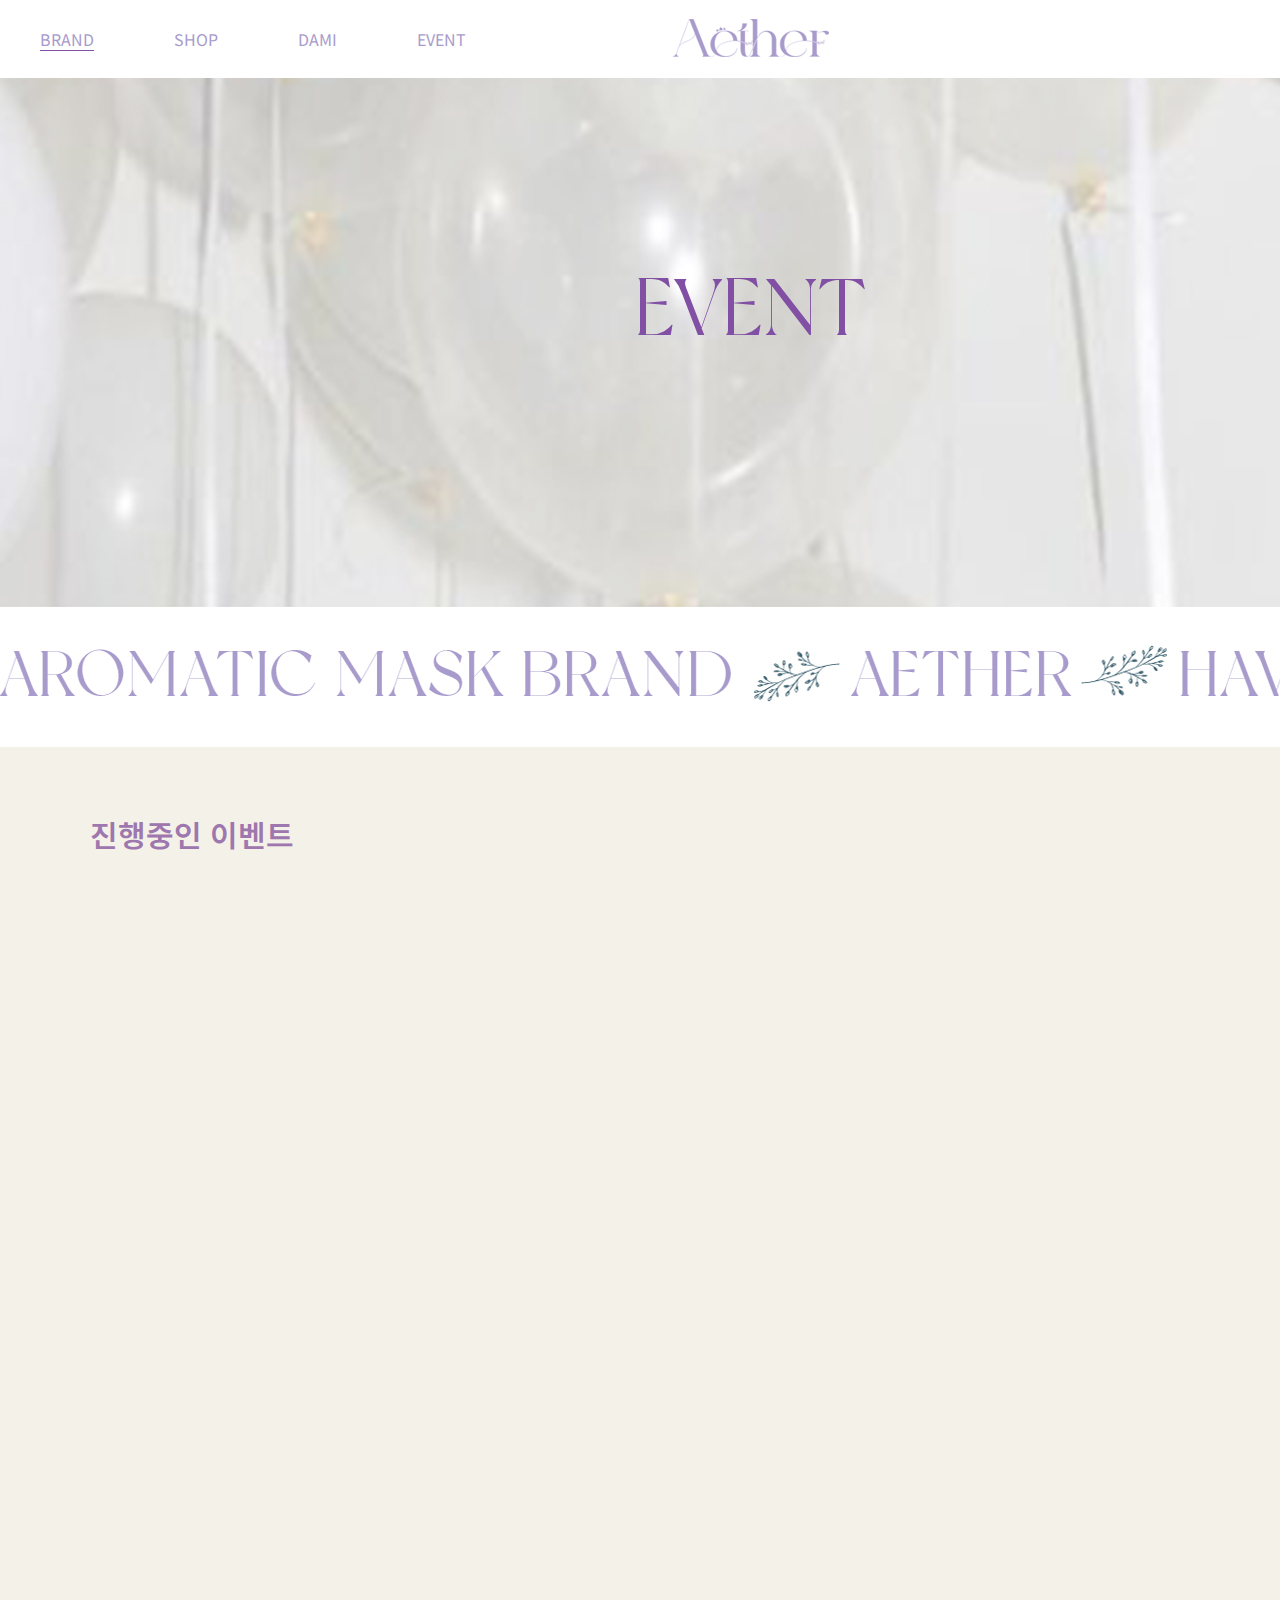
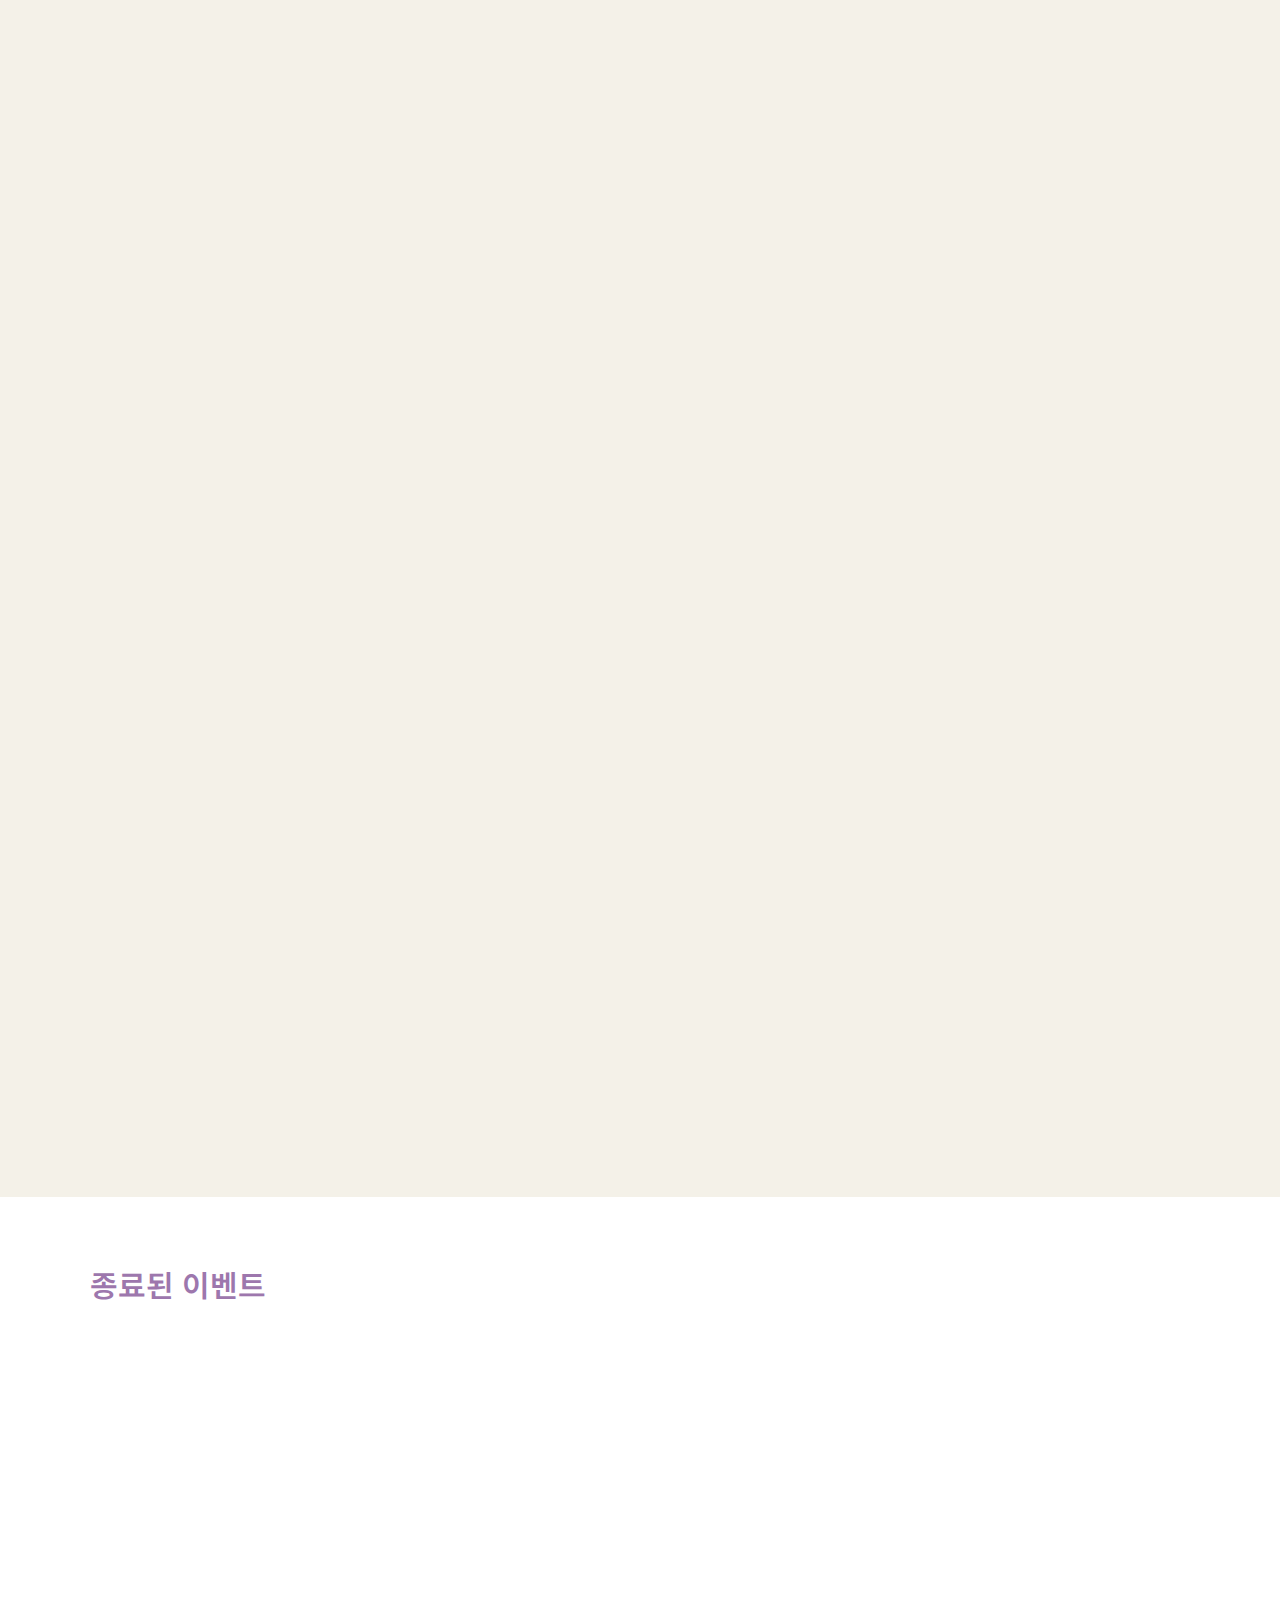
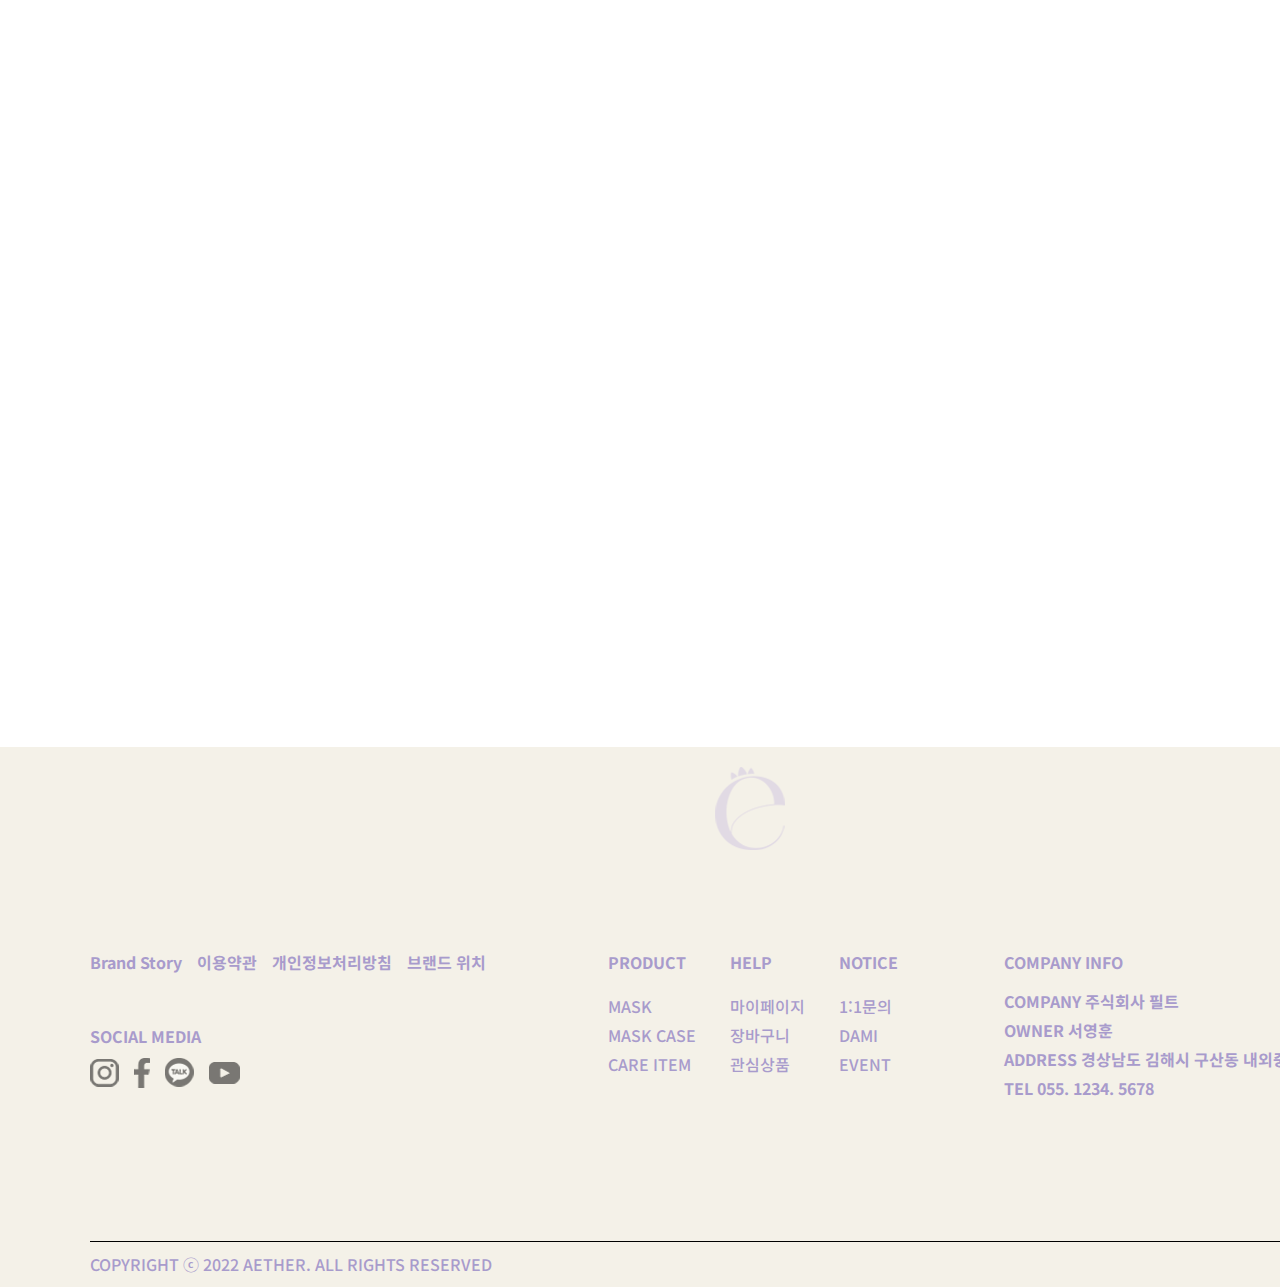
<file: sub4.html>
<!DOCTYPE html>
<html lang="ko">

<head>
  <meta charset="UTF-8">
  <meta http-equiv="X-UA-Compatible" content="IE=edge">
  <meta name="viewport" content="width=1500">
  <title>AEHTER EVENT</title>
  <link href="https://unpkg.com/aos@2.3.1/dist/aos.css" rel="stylesheet">
  <script src="https://unpkg.com/aos@2.3.1/dist/aos.js"></script>
  <link rel="shortcut icon" href="images/ic_favicon.png" type="image/x-icon">
  <link
    href="https://fonts.googleapis.com/css2?family=Gugi&family=Nanum+Gothic:wght@400;700;800&family=Noto+Sans+KR:wght@100;300;400;500;700;900&display=swap"
    rel="stylesheet">
  <link rel="stylesheet" href="sub4.css">
</head>

<body>
  <div id="header" class="l_header">
    <div class="h_inner clearfix">
      <a href="index.html">
        <h1 class="h_logo"><img src="images/h_logo.png" alt="헤더로고"></h1>
      </a>
      <ul class="gnb">
        <li><a href="sub1.html">BRAND</a>
          <ul class="sub">
            <li><a href="sub1.html#about">BRAND STORY</a></li>
            <li><a href="sub1.html#maps">브랜드 위치</a></li>
          </ul>
        </li>
        <li><a href="sub2.html">SHOP</a>
          <ul class="sub">
            <li><a href="sub2.html#TAB">ALL PRODUCTS</a></li>
            <li><a href="sub2.html#mask_tab">MASK</a></li>
            <li><a href="sub2.html#mask_tab">MASK CASE</a></li>
            <li><a href="sub2.html#careitem_tab">CARE ITEM</a></li>
          </ul>
        </li>
        <li><a href="sub3.html">DAMI</a></li>
        <li><a href="sub4.html">EVENT</a>
          <ul class="sub">
            <li><a href="sub4.html#sub4_event">진행중인 이벤트</a></li>
            <li><a href="sub4.html#end_event">종료된 이벤트</a></li>
          </ul>
        </li>
      </ul>
      <!--gnb-->

      <ul class="h_icon">
        <li><a href="mypage.html"><img src="images/h_icon1.png" alt="마이페이지"></a></li>
        <li><a href="#"><img src="images/h_icon2.png" alt="장바구니"></a></li>
        <li><a href="#"><img src="images/h_icon3.png" alt="관심상품"></a></li>
      </ul>
      <!--h_icon-->
    </div>
    <!--h_inner-->
  </div>
  <!--header-->
  <div class="s_box"></div>
  <!--s_box-->
  <div id="sub4_main_banner">
    <h1>EVENT</h1>
  </div>
  <!--sub3-main_banner-->
  <div id="thin_banner" class="clearfix">
    <div class="t_text">
      <ul>
        <li><img src="images/thin_banner_ment.jpg" alt="띠배너 멘트"></li>
      </ul>
      <ul>
        <li><img src="images/thin_banner_ment.jpg" alt="띠배너 멘트"></li>
      </ul>
    </div>
    <!--t_text-->
  </div>
  <!--thin_banner-->
  <div id="sub4_event">
    <div class="ae_inner">
      <h3>진행중인 이벤트</h3>
      <ul class="ae_content">
        <li class="c1" data-aos="fade-down-right" data-aos-duration="1000"><a href="#"><img src="images/sub4_event1.png" alt="이벤트1">
            <div class="p1_text">
              <p class="pe1">EVENT</p>
              <p class="pe2">AETHER 공식 BRAND MALL OPEN</p>
              <p class="pe3">AETHER가 공식 BRAND MALL을 오픈했습니다.</p>
              <p class="pe4">다양하고, 개성있는 상품들을 만나보세요!</p>
              <img src="images/sub4_event_arrow.png" alt="화살표">
            </div>

          </a></li>
        <!--이벤트1-->
        <li class="c2" data-aos="fade-down-left" data-aos-duration="1000"><a href="#"><img src="images/sub4_event2.jpg" alt="이벤트1">
            <div class="p1_text">
              <p class="pe1">EVENT</p>
              <p class="pe2">AETHER 트렌디 컬러 마스크</p>
              <p class="pe3">AETHER만의 개성과 매력이 담겨져 있는 여러가지 색상을 느껴 보세요!</p>
              <p class="pe4">그리고 자신만의 색상을 자유롭게 표현하세요.</p><img src="images/sub4_event_arrow.png" alt="화살표">
            </div>

          </a></li>
        <!--이벤트2-->
        <li class="c3" data-aos="fade-up-right" data-aos-duration="1000"><a href="#"><img src="images/sub4_event3.png" alt="이벤트1">
            <div class="p1_text">
              <p class="pe1">EVENT</p>
              <p class="pe2">2022 AETHER X DAMI Collaboration</p>
              <p class="pe3">그 해 우리의 마음을 훔쳤던 김다미의 여러 매력을</p>
              <p class="pe4">지금 AETHER에서 새롭게 만나보세요!</p><img src="images/sub4_event_arrow.png" alt="화살표">
            </div>

          </a></li>
        <!--이벤트3-->
        <li class="c4" data-aos="fade-up-left" data-aos-duration="1000"><a href="#"><img src="images/sub4_event4.png" alt="이벤트1">
            <div class="p1_text">
              <p class="pe1">EVENT</p>
              <p class="pe2">AETHER 무신사 입점</p>
              <p class="pe3">AETHER가 무신사에 입점했습니다!</p>
              <p class="pe4">지금 무신사에서 AETHER 제품을 만나보세요.</p><img src="images/sub4_event_arrow.png" alt="화살표">
            </div>

          </a></li>
        <!--이벤트4-->
      </ul>
    </div>
    <!--ae_inner-->
  </div>
  <!--sub4_event-->
  <div id="end_event">
    <div class="ee_inner">
      <h3>종료된 이벤트</h3>
      <ul class="ee_content">
        <li data-aos="zoom-in" data-aos-duration="1000"><a href="#"><img src="images/sub4_event5.png" alt="이벤트5">
            <div class="w_box">
              <div class="w_text">
                <img src="images/sub4_event_end.png" alt="">
                <h1>이벤트 종료</h1>
              </div>
              <!--w_text-->
            </div>
            <!--w_box-->
            <div class="p2_text">
              <p class="pe1">EVENT</p>
              <p class="pe2">AETHER와 함께 여름 JUNE비하기</p>
              <p class="pe3">에어라이트 마스크로 보다 시원하고 가벼운</p>
              <p class="pe4"> 여름을 준비해보세요!</p><img src="images/sub4_event_arrow.png" alt="화살표">
            </div>
          </a></li>
        <!--이벤트5-->
        <li data-aos="zoom-in" data-aos-duration="1000"><a href="#"><img src="images/sub4_event6.png" alt="이벤트6">
          <div class="w_box">
            <div class="w_text">
              <img src="images/sub4_event_end.png" alt="">
              <h1>이벤트 종료</h1>
            </div>
            <!--w_text-->
          </div>
          <!--w_box-->
            <div class="p2_text">
              <p class="pe1">EVENT</p>
              <p class="pe2">AETHER 패키지 리뉴얼 기념</p>
              <p class="pe3">AETHER 회원이라면 누구나 참여 가능!</p>
              <p class="pe4">새롭게 찾아온 패키지와 함께 베이직 마스크를 가져가세요</p><img src="images/sub4_event_arrow.png" alt="화살표">
            </div>
          </a></li>
        <!--이벤트6-->
      </ul>
      <!--ee_content-->
    </div>
    <!--ee_inner-->
  </div>
  <!--end_evnet-->
  <div id="footer">
    <div class="f_inner">
      <h1 class="f_logo"><a href="index.html"><img src="images/f_logo.png" alt="푸터로고"></h1></a>
      <div class="f_left">
        <ul class="l1">
          <li><a href="sub1.html#about">Brand Story</a></li>
          <li><a href="#">이용약관</a></li>
          <li><a href="#">개인정보처리방침</a></li>
          <li><a href="sub1.html#maps">브랜드 위치</a></li>
        </ul>
        <br>
        <p class="sm">SOCIAL MEDIA</p>
        <ul class="f_icon">
          <li><a href="#"><img src="images/f_icon1.png" alt="푸터아이콘1"></a></li>
          <li><a href="#"><img src="images/f_icon2.png" alt="푸터아이콘2"></a></li>
          <li><a href="#"><img src="images/f_icon3.png" alt="푸터아이콘3"></a></li>
          <li><a href="#"><img src="images/f_icon4.png" alt="푸터아이콘4"></a></li>
        </ul>
      </div>
      <!--f_left-->
      <ul class="pr">
        <li>PRODUCT</li>
        <li class="m1"><a href="sub2.html#mask_tab">MASK</a></li>
        <li><a href="sub2.html#mask_tab">MASK CASE</a></li>
        <li><a href="sub2.html#careitem_tab">CARE ITEM</a></li>
      </ul>
      <ul class="help">
        <li>HELP</li>
        <li class="m1"><a href="mypage.html">마이페이지</a></li>
        <li><a href="#">장바구니</a></li>
        <li><a href="#">관심상품</a></li>
      </ul>
      <ul class="notice">
        <li>NOTICE</li>
        <li class="m1"><a href="#">1:1문의</a></li>
        <li><a href="sub3.html">DAMI</a></li>
        <li><a href="sub4.html">EVENT</a></li>
      </ul>
      <div class="f_right">
        <h4>COMPANY INFO</h4>
        <p>COMPANY 주식회사 필트</p>
        <p>OWNER 서영훈</p>
        <p>ADDRESS 경상남도 김해시 구산동 내외중앙로 정우빌딩 3층</p>
        <p>TEL 055. 1234. 5678</p>
      </div>
      <!--f_right-->
      <p class="copyright">COPYRIGHT ⓒ 2022 AETHER. ALL RIGHTS RESERVED</p>
    </div>
    <!--f_inner-->
  </div>
  <!--footer-->
  <script src="https://code.jquery.com/jquery-3.6.1.min.js"
    integrity="sha256-o88AwQnZB+VDvE9tvIXrMQaPlFFSUTR+nldQm1LuPXQ=" crossorigin="anonymous"></script>
  <script src="js/script.js"></script>
  <script>
    AOS.init({
      // Global settings:
      disable: false,
      startEvent: 'DOMContentLoaded',
      initClassName: 'aos-init',
      animatedClassName: 'aos-animate',
      useClassNames: false,
      disableMutationObserver: false,
      debounceDelay: 50,
      throttleDelay: 99,

      // Settings that can be overridden on per-element basis, by `data-aos-*` attributes:
      offset: 120, // offset (in px) from the original trigger point
      delay: 0, // values from 0 to 3000, with step 50ms
      duration: 400, // values from 0 to 3000, with step 50ms
      easing: 'ease', // default easing for AOS animations
      once: false, // whether animation should happen only once - while scrolling down
      mirror: false, // whether elements should animate out while scrolling past them
      anchorPlacement: 'top-bottom',
      // defines which position of the element regarding to window should trigger the animation
    });
  </script>
</body>

</html>
</file>
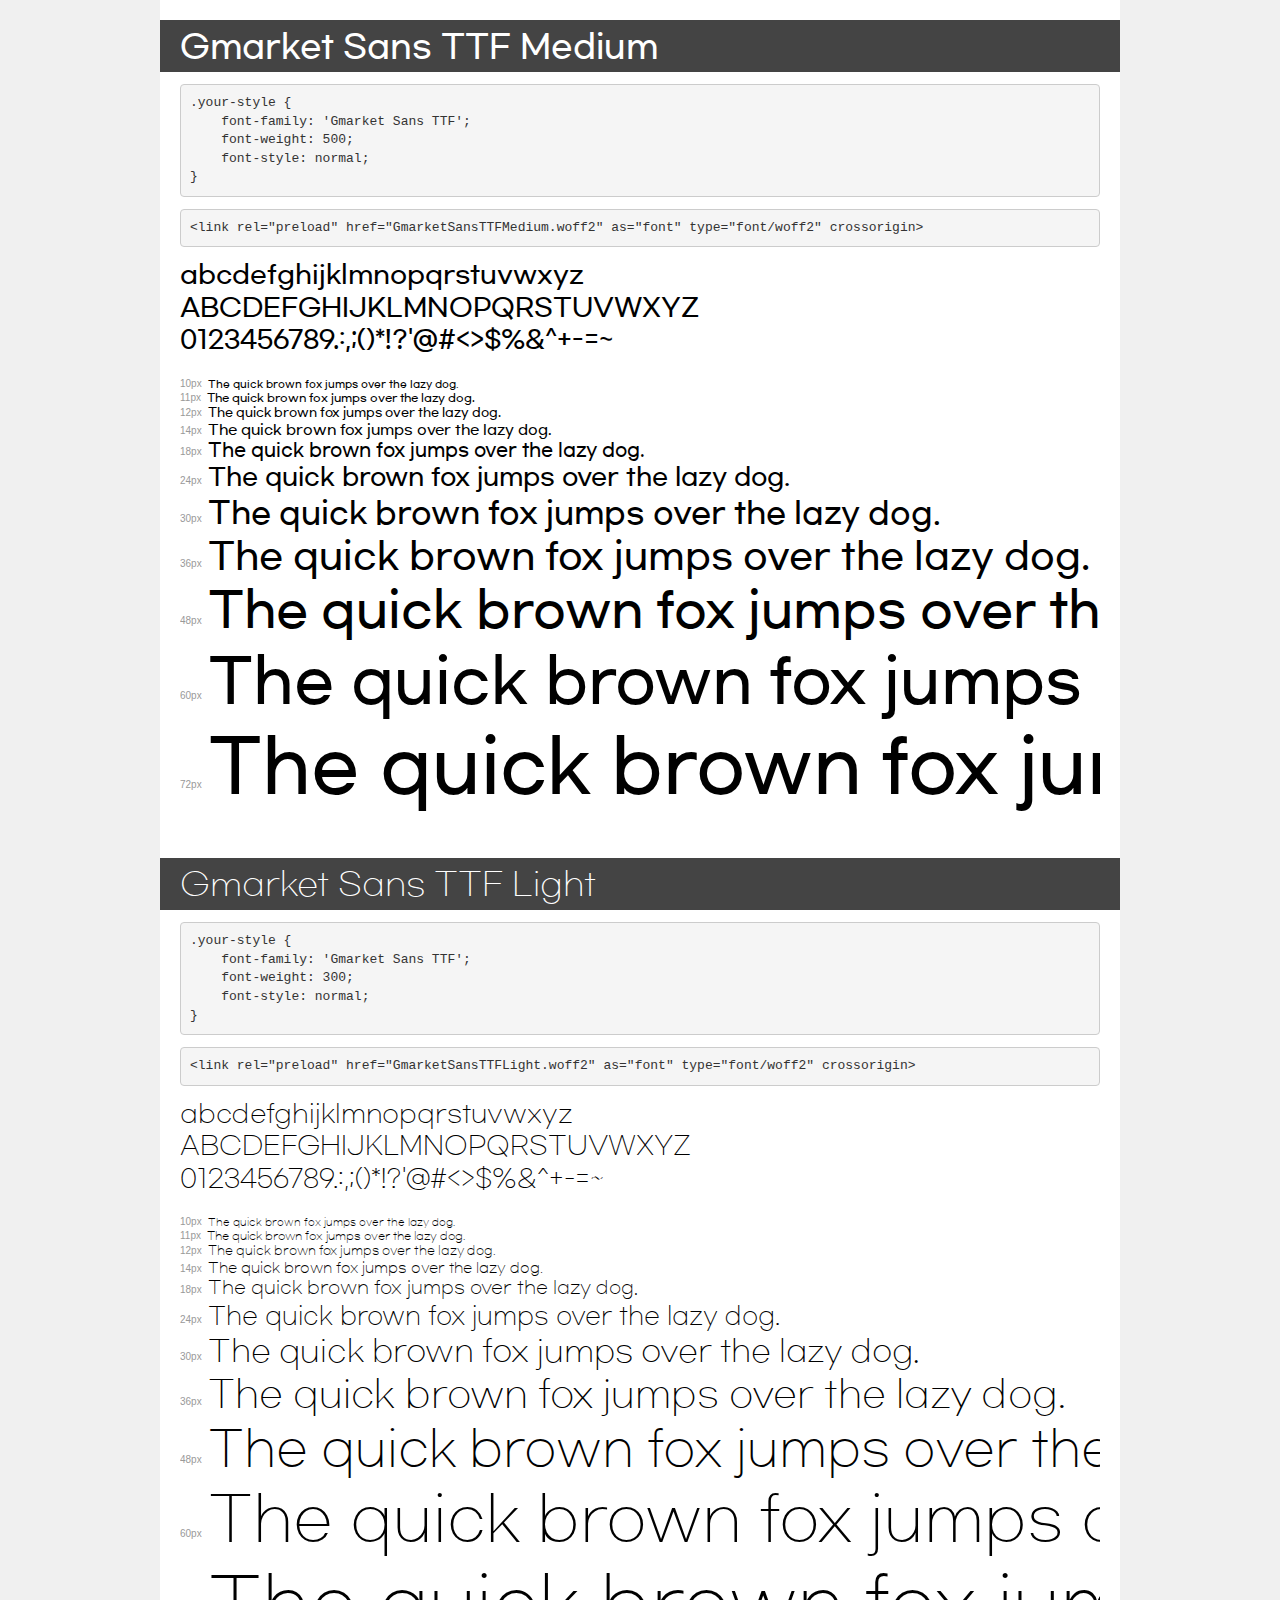
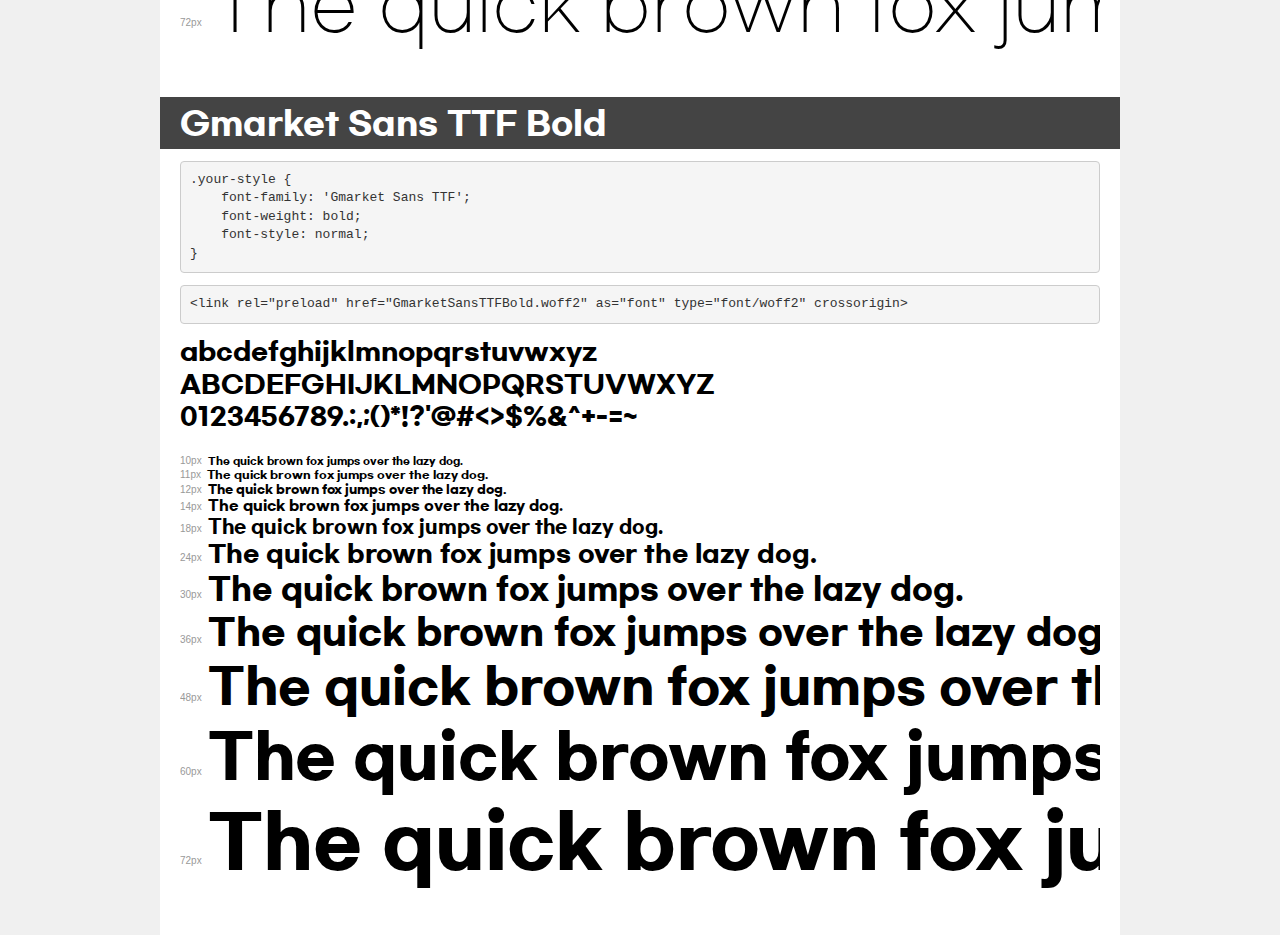
<file: font/demo.html>
<!DOCTYPE html>
<html lang="en">
<head>
    <meta charset="utf-8">
    <meta http-equiv="X-UA-Compatible" content="IE=edge">
    <meta name="viewport" content="width=device-width, initial-scale=1">
    <meta name="robots" content="noindex, noarchive">
    <meta name="format-detection" content="telephone=no">
    <title>Transfonter demo</title>
    <link href="stylesheet.css" rel="stylesheet">
    <style>
        /*
        http://meyerweb.com/eric/tools/css/reset/
        v2.0 | 20110126
        License: none (public domain)
        */
        html, body, div, span, applet, object, iframe,
        h1, h2, h3, h4, h5, h6, p, blockquote, pre,
        a, abbr, acronym, address, big, cite, code,
        del, dfn, em, img, ins, kbd, q, s, samp,
        small, strike, strong, sub, sup, tt, var,
        b, u, i, center,
        dl, dt, dd, ol, ul, li,
        fieldset, form, label, legend,
        table, caption, tbody, tfoot, thead, tr, th, td,
        article, aside, canvas, details, embed,
        figure, figcaption, footer, header, hgroup,
        menu, nav, output, ruby, section, summary,
        time, mark, audio, video {
            margin: 0;
            padding: 0;
            border: 0;
            font-size: 100%;
            font: inherit;
            vertical-align: baseline;
        }
        /* HTML5 display-role reset for older browsers */
        article, aside, details, figcaption, figure,
        footer, header, hgroup, menu, nav, section {
            display: block;
        }
        body {
            line-height: 1;
        }
        ol, ul {
            list-style: none;
        }
        blockquote, q {
            quotes: none;
        }
        blockquote:before, blockquote:after,
        q:before, q:after {
            content: '';
            content: none;
        }
        table {
            border-collapse: collapse;
            border-spacing: 0;
        }
        /* demo styles */
        body {
            background: #f0f0f0;
            color: #000;
        }
        .page {
            background: #fff;
            width: 920px;
            margin: 0 auto;
            padding: 20px 20px 0 20px;
            overflow: hidden;
        }
        .font-container {
            overflow-x: auto;
            overflow-y: hidden;
            margin-bottom: 40px;
            line-height: 1.3;
            white-space: nowrap;
            padding-bottom: 5px;
        }
        h1 {
            position: relative;
            background: #444;
            font-size: 32px;
            color: #fff;
            padding: 10px 20px;
            margin: 0 -20px 12px -20px;
        }
        .letters {
            font-size: 25px;
            margin-bottom: 20px;
        }
        .s10:before {
            content: '10px';
        }
        .s11:before {
            content: '11px';
        }
        .s12:before {
            content: '12px';
        }
        .s14:before {
            content: '14px';
        }
        .s18:before {
            content: '18px';
        }
        .s24:before {
            content: '24px';
        }
        .s30:before {
            content: '30px';
        }
        .s36:before {
            content: '36px';
        }
        .s48:before {
            content: '48px';
        }
        .s60:before {
            content: '60px';
        }
        .s72:before {
            content: '72px';
        }
        .s10:before, .s11:before, .s12:before, .s14:before,
        .s18:before, .s24:before, .s30:before, .s36:before,
        .s48:before, .s60:before, .s72:before {
            font-family: Arial, sans-serif;
            font-size: 10px;
            font-weight: normal;
            font-style: normal;
            color: #999;
            padding-right: 6px;
        }
        pre {
            display: block;
            padding: 9px;
            margin: 0 0 12px;
            font-family: Monaco, Menlo, Consolas, "Courier New", monospace;
            font-size: 13px;
            line-height: 1.428571429;
            color: #333;
            font-weight: normal;
            font-style: normal;
            background-color: #f5f5f5;
            border: 1px solid #ccc;
            overflow-x: auto;
            border-radius: 4px;
        }
        /* responsive */
        @media (max-width: 959px) {
            .page {
                width: auto;
                margin: 0;
            }
        }
    </style>
</head>
<body>
<div class="page">
    <div class="demo">
        <h1 style="font-family: 'Gmarket Sans TTF'; font-weight: 500; font-style: normal;">Gmarket Sans TTF Medium</h1>
        <pre title="Usage">.your-style {
    font-family: 'Gmarket Sans TTF';
    font-weight: 500;
    font-style: normal;
}</pre>
        <pre title="Preload (optional)">
&lt;link rel=&quot;preload&quot; href=&quot;GmarketSansTTFMedium.woff2&quot; as=&quot;font&quot; type=&quot;font/woff2&quot; crossorigin&gt;</pre>
        <div class="font-container" style="font-family: 'Gmarket Sans TTF'; font-weight: 500; font-style: normal;">
            <p class="letters">
                abcdefghijklmnopqrstuvwxyz<br>
ABCDEFGHIJKLMNOPQRSTUVWXYZ<br>
                0123456789.:,;()*!?'@#&lt;&gt;$%&^+-=~
            </p>
            <p class="s10" style="font-size: 10px;">The quick brown fox jumps over the lazy dog.</p>
            <p class="s11" style="font-size: 11px;">The quick brown fox jumps over the lazy dog.</p>
            <p class="s12" style="font-size: 12px;">The quick brown fox jumps over the lazy dog.</p>
            <p class="s14" style="font-size: 14px;">The quick brown fox jumps over the lazy dog.</p>
            <p class="s18" style="font-size: 18px;">The quick brown fox jumps over the lazy dog.</p>
            <p class="s24" style="font-size: 24px;">The quick brown fox jumps over the lazy dog.</p>
            <p class="s30" style="font-size: 30px;">The quick brown fox jumps over the lazy dog.</p>
            <p class="s36" style="font-size: 36px;">The quick brown fox jumps over the lazy dog.</p>
            <p class="s48" style="font-size: 48px;">The quick brown fox jumps over the lazy dog.</p>
            <p class="s60" style="font-size: 60px;">The quick brown fox jumps over the lazy dog.</p>
            <p class="s72" style="font-size: 72px;">The quick brown fox jumps over the lazy dog.</p>
        </div>
    </div>

    <div class="demo">
        <h1 style="font-family: 'Gmarket Sans TTF'; font-weight: 300; font-style: normal;">Gmarket Sans TTF Light</h1>
        <pre title="Usage">.your-style {
    font-family: 'Gmarket Sans TTF';
    font-weight: 300;
    font-style: normal;
}</pre>
        <pre title="Preload (optional)">
&lt;link rel=&quot;preload&quot; href=&quot;GmarketSansTTFLight.woff2&quot; as=&quot;font&quot; type=&quot;font/woff2&quot; crossorigin&gt;</pre>
        <div class="font-container" style="font-family: 'Gmarket Sans TTF'; font-weight: 300; font-style: normal;">
            <p class="letters">
                abcdefghijklmnopqrstuvwxyz<br>
ABCDEFGHIJKLMNOPQRSTUVWXYZ<br>
                0123456789.:,;()*!?'@#&lt;&gt;$%&^+-=~
            </p>
            <p class="s10" style="font-size: 10px;">The quick brown fox jumps over the lazy dog.</p>
            <p class="s11" style="font-size: 11px;">The quick brown fox jumps over the lazy dog.</p>
            <p class="s12" style="font-size: 12px;">The quick brown fox jumps over the lazy dog.</p>
            <p class="s14" style="font-size: 14px;">The quick brown fox jumps over the lazy dog.</p>
            <p class="s18" style="font-size: 18px;">The quick brown fox jumps over the lazy dog.</p>
            <p class="s24" style="font-size: 24px;">The quick brown fox jumps over the lazy dog.</p>
            <p class="s30" style="font-size: 30px;">The quick brown fox jumps over the lazy dog.</p>
            <p class="s36" style="font-size: 36px;">The quick brown fox jumps over the lazy dog.</p>
            <p class="s48" style="font-size: 48px;">The quick brown fox jumps over the lazy dog.</p>
            <p class="s60" style="font-size: 60px;">The quick brown fox jumps over the lazy dog.</p>
            <p class="s72" style="font-size: 72px;">The quick brown fox jumps over the lazy dog.</p>
        </div>
    </div>

    <div class="demo">
        <h1 style="font-family: 'Gmarket Sans TTF'; font-weight: bold; font-style: normal;">Gmarket Sans TTF Bold</h1>
        <pre title="Usage">.your-style {
    font-family: 'Gmarket Sans TTF';
    font-weight: bold;
    font-style: normal;
}</pre>
        <pre title="Preload (optional)">
&lt;link rel=&quot;preload&quot; href=&quot;GmarketSansTTFBold.woff2&quot; as=&quot;font&quot; type=&quot;font/woff2&quot; crossorigin&gt;</pre>
        <div class="font-container" style="font-family: 'Gmarket Sans TTF'; font-weight: bold; font-style: normal;">
            <p class="letters">
                abcdefghijklmnopqrstuvwxyz<br>
ABCDEFGHIJKLMNOPQRSTUVWXYZ<br>
                0123456789.:,;()*!?'@#&lt;&gt;$%&^+-=~
            </p>
            <p class="s10" style="font-size: 10px;">The quick brown fox jumps over the lazy dog.</p>
            <p class="s11" style="font-size: 11px;">The quick brown fox jumps over the lazy dog.</p>
            <p class="s12" style="font-size: 12px;">The quick brown fox jumps over the lazy dog.</p>
            <p class="s14" style="font-size: 14px;">The quick brown fox jumps over the lazy dog.</p>
            <p class="s18" style="font-size: 18px;">The quick brown fox jumps over the lazy dog.</p>
            <p class="s24" style="font-size: 24px;">The quick brown fox jumps over the lazy dog.</p>
            <p class="s30" style="font-size: 30px;">The quick brown fox jumps over the lazy dog.</p>
            <p class="s36" style="font-size: 36px;">The quick brown fox jumps over the lazy dog.</p>
            <p class="s48" style="font-size: 48px;">The quick brown fox jumps over the lazy dog.</p>
            <p class="s60" style="font-size: 60px;">The quick brown fox jumps over the lazy dog.</p>
            <p class="s72" style="font-size: 72px;">The quick brown fox jumps over the lazy dog.</p>
        </div>
    </div>

</div>
</body>
</html>
</file>
<file: index.css>
@charset "UTF-8";

@font-face {
  font-family: "newyork";
  font-style: normal;
  src: url(./font/NewYork.ttf);
  src: url(./font/NewYork.woff);
  src: url(./font/NewYork.woff2);
}

* {
  padding: 0px;
  margin: 0px;
}

a {
  text-decoration: none;
  color: inherit;
}

ul,
li {
  list-style: none;
}

.clearfix::after {
  content: "";
  display: block;
  clear: both;
}

img,
video,
iframe {
  vertical-align: middle;
}

body {
  font-family: 'Noto Sans KR', sans-serif;
  font-size: 16px;
  color: black;
  min-width: 1500px;
}

#header {
  width: 100%;
  position: fixed;
  top: 0;
  left: 0;
  background-color: #fff;
  transition: all.5s;
  z-index: 999;
}

div#header.on .h_icon li {
  padding: 18px 15px;
  transition: all.5s;
}

div#header.on>.h_inner>.gnb>li {
  padding: 20px 40px;
  transition: all.5s;
}

div#header.on .h_logo img {
  transform: scale(0.8);
  padding-bottom: 20px;
  transition: all.5s;
}

.h_inner {
  width: 1500px;
  position: relative;
  margin: 0px auto;
  transition: all.5s;
}

.sub {
  width: 100%;
  position: absolute;
  top: 100%;
  left: 40px;
  z-index: 20;
  display: none;
}

.sub>li {
  color: #a89bcc;
  padding-top: 15px;
}

.sub>li>a {
  display: inline-block;
  position: relative;
}

.sub>li>a::after {
  content: "";
  position: absolute;
  bottom: 0;
  left: 0;
  width: 0;
  height: 1px;
  background-color: #814fa4;
  transition: all 0.8s;
}

.sub>li:hover>a::after {
  width: 100%;
}

.s_box {
  width: 100%;
  height: 1000px;
  position: fixed;
  top: 62px;
  left: 0;
  z-index: 20;
  background-image: linear-gradient(to bottom, #fffaf5 15%, rgba(255, 250, 245, 0));
  display: none;
}

.gnb>li {
  float: left;
  padding: 27px 40px;
  color: #a89bcc;
  position: relative;
  transition: all.5s;
}

.gnb>li>a {
  position: relative;
  transition: all.5s;
}

.gnb>li>a::after {
  content: "";
  position: absolute;
  bottom: 0;
  left: 0;
  width: 0;
  height: 1px;
  background-color: #814fa4;
  transition: all 0.8s;
}

.gnb>li:hover>a::after {
  width: 100%;
}

.h_icon {
  float: right;
}

.h_icon li {
  float: left;
  padding: 25px 15px;
  transition: all.5s;
}

.h_logo {
  position: absolute;
  display: inline-block;
  padding-top: 10px;
  text-align: center;
  top: 0;
  left: 50%;
  margin-left: -78.5px;
}
.h_logo img{
  transition: all.5s;
}

#m_banner {
  width: 100%;
  height: 932px;
  background-color: #f4f1e8;
  background-image: url(images/main_banner_line3.png);
  background-repeat: no-repeat;
  background-position: center 0px;
}

.m_inner {
  width: 1320px;
  margin: 0px auto;
  position: relative;
}

.mb {
  padding-top: 163px;
  text-align: center;
}

.m_text {
  position: absolute;
  top: 350px;
  right: 140px;
  z-index: 10;
}

.m_text ul li {
  text-align: left;
  font-size: 14px;
}

.m_text ul li a {
  border: 1px solid #a89bcc;
  padding: 23px 105px;
  transition: all.6s;
}

.m_text ul li:nth-child(2) {
  padding-top: 50px;
}

.mb .swiper-slide {
  background-color: #f4f1e8;
}

.mb h1,
h2,
h3 {
  font-family: "newyork";
  text-align: left;
  color: #814fa4;
  font-weight: normal;
}

.mb h1 {
  font-size: 80px;
  position: absolute;
  top: 250px;
  left: 110px;
}

.mb h2 {
  font-size: 100px;
  position: absolute;
  top: 340px;
  left: 110px;
}

.mb h3 {
  font-size: 30px;
  position: absolute;
  top: 470px;
  right: 400px;
}

.m_icon {
  width: 170px;
  height: 35px;
  position: absolute;
  top: 500px;
  left: 245px;
}
.m_icon a{
  float: left;
  padding: 0px 8px;
  opacity: 0.5;
  transition: all.7s;
}
.m_icon a:hover{
  opacity: 1;
  transition: all.7s;
}
.m_box:hover {
  background-color: #a89bcc;
  color: white;
  transition: all.5s;
}

#brand {
  width: 1320px;
  height: 771px;
  margin: 0px auto;
  position: relative;
}

.left {
  position: absolute;
  top: -130px;
  left: 100px;
}

.right {
  float: right;
  padding-right: 115px;
  padding-top: 240px;
}

.b_text {
  position: absolute;
  top: 80px;
  left: 530px;
}

.b_text h1 {
  font-family: "newyork";
  font-size: 80px;
  font-weight: normal;
}

.b_text h4 {
  padding-bottom: 20px;
  font-weight: 600;
}

.b_text p {
  font-weight: 400;
}

.p2 {
  padding: 20px 0px;
}

.p3 {
  padding-bottom: 30px;
}

.b_text a {
  text-align: center;
  border: 1px solid #a89bcc;
  padding: 5px 15px;
  font-weight: 300;
  transition: all.6s;
}

.b_text a:hover {
  background-color: #a89bcc;
  transition: all.3s;
  color: white;
}

#best {
  width: 100%;
  height: 860px;
  background-color: #f4f1e8;
  position: relative;
  margin-bottom: 250px;
}
.b_bg{
  width: 339px;
  height: 478px;
  position: absolute;
  top: 110px;
  left: 50%;
  transform: translateX(-50%);
}
.b_bg img{
  width: 100%;
  height: 100%;
  transition: all.5s;
}
.b_inner {
  width: 1320px;
  margin: 0px auto;
}

.b_inner h1 {
  font-family: "newyork";
  font-weight: normal;
  font-size: 60px;
  padding-top: 40px;
  padding-bottom: 20px;
}

.see_all {
  font-family: "newyork";
  font-weight: normal;
  font-size: 20px;
  position: absolute;
  top: 149px;
  z-index: 20;
}
.see_all::after{
  content: "";
  position: absolute;
  bottom: 0;
  left: 0;
  width: 0;
  height: 1px;
  background-color: black;
  transition: all 0.8s;
}
.see_all:hover::after{
  width: 100%;
}
.bp .swiper-slide {
  text-align: center;
}
.bp h3 {
  font-family: 'Noto Sans KR', sans-serif;
  font-size: 14px;
  font-weight: 500;
  color: #814fa4;
  text-align: center;
}

.bp h4 {
  font-family: 'Noto Sans KR', sans-serif;
  font-size: 16px;
  font-weight: 500;
  color: #814fa4;
  padding-bottom: 20px;
}

.bp .swiper-slide {
  width: 360px;
  height: 618px;
}

.i_box {
  position: absolute;
  top: 160px;
  left: 65%;
  transform: translateX(-50%);
}

.t_box {
  position: absolute;
  bottom: 0px;
  left: 50%;
  transform: translateX(-50%);
  width: 100%;
}
.swiper-slide:hover #ef_box h3{
  text-decoration: underline currentColor 1px;
}
.swiper-slide:hover #ef_box h4{
  text-decoration: underline currentColor 1px;
}
.i_box2 {
  position: absolute;
  top: 180px;
  right: 50%;
  transform: translateX(50%);
}

.t_box2 {
  position: absolute;
  bottom: 0px;
  right: 50%;
  transform: translateX(50%);
  width: 100%;
}

.i_box3 {
  position: absolute;
  top: 160px;
  right: 70%;
  transform: translate(50%);
}

.t_box3 {
  position: absolute;
  bottom: 0px;
  right: 50%;
  transform: translateX(50%);
  width: 100%;

}

.img_box {
  position: absolute;
  top: 150px;
  left: 50%;
  transform: translateX(-50%);
}

.text_box {
  position: absolute;
  bottom: 0px;
  left: 50%;
  transform: translateX(-50%);
  width: 100%;
}

.img_box2 {
  position: absolute;
  top: 150px;
  left: 50%;
  transform: translateX(-50%);
}

.text_box2 {
  position: absolute;
  bottom: 0px;
  left: 50%;
  transform: translateX(-50%);
  width: 100%;
}

.swiper-button-prev:after {
  content: url(images/left.png);
  z-index: 10;
}

.swiper-button-prev {
  position: absolute;
  left: 50%;
  top: 0;
  transform: translateX(500px)
}

.swiper-button-next:after {
  content: url(images/right.png);
}

.swiper-button-next {
  position: absolute;
  left: 50%;
  top: 0;
  transform: translateX(630px);
}

#thin_banner {
  width: 100%;
  height: 672px;
  padding-bottom: 250px;
  margin: 0px auto;
  overflow: hidden;
}

.t_content {
  display: flex;
  width: 200%;
  animation: rotate 45s linear infinite;
}

.t_content:hover {
  animation-play-state: paused;
}

.t_content ul {
  display: flex;
  width: 100%;
  justify-content: space-around;
}

.t_content ul li {
  padding-right: 20px;
}

.t_content ul li:nth-child(2) {
  padding-right: 20px;
}

.t_content ul li:nth-child(3) {
  padding-right: 20px;
}

.t_content ul li:nth-child(4) {
  padding-right: 20px;
}

@keyframes rotate {
  0% {
    margin-left: 0;
  }

  100% {
    margin-left: -100%;
  }
}

.t_text {
  display: flex;
  width: 200%;
  padding-top: 155px;
  animation: rotate 100s linear infinite;
}

.t_text ul {
  display: flex;
  width: 100%;
  justify-content: space-around;
}

.t_text ul li {
  padding-right: 40px;
}

#event {
  width: 100%;
  height: 800px;
  background-color: #f4f1e8;
  margin-bottom: 250px;
  overflow: hidden;
}
.evt{
  padding-top: 95px;
}
.evt li{
  width: 49.5%;
  transition: all.7s;
}
.evt li img{
  width: 797px;
  height: 395px;
}
.evt li:nth-child(1){
  float: left;
  text-align: right;
}
.evt li:nth-child(2){
  float: right;
}
.evt li:hover{
  transform: translateY(-20px);
  transition: all.7s;
}
.evt li:hover img{
  box-shadow: 8px 8px 8px rgba(0,0,0,0.2);
  transition: all.7s;
}
.e_inner {
  max-width: 1615px;
  margin: 0px auto;
  position: relative;
}

.e_inner h1 {
  font-family: "newyork";
  font-size: 60px;
  font-weight: normal;
  padding-left: 151px;
  padding-top: 95px;
}

.e_inner>a {
  position: absolute;
  top: 104px;
  right: 150px;
  border: 1px solid #a89bcc;
  padding: 5px 10px;
  font-size: 20px;
  font-weight: 300;
  transition: all.6s;
}

.e_inner>a:hover {
  background-color: #a89bcc;
  color: white;
  transition: all.5s;
}
#dami {
  width: 1320px;
  margin: 0px auto;
  position: relative;
  padding-bottom: 240px;
}

.d_right {
  position: absolute;
  top: 240px;
  right: 70px;
  z-index: 99;
}

.d_right h1 {
  font-family: "newyork";
  font-size: 65px;
  font-weight: normal;
  padding-bottom: 80px;
}

.d_right p {
  font-weight: 300;
}

.d_p2 {
  padding: 20px 0;
}

.d_p3 {
  padding-bottom: 40px;
}

.read {
  border: 1px solid #a89bcc;
  padding: 10px 35px;
  z-index: 20;
  font-weight: 300;
  transition: all.6s;
}

.read:hover {
  background-color: #a89bcc;
  color: white;
  transition: all.5s;
}

.circle {
  position: absolute;
  top: 340px;
  left: 655px;
  animation: rotation1 30s linear infinite;
  z-index: 10;
}

@keyframes rotation1 {
  0% {
    transform: rotate(0deg);
  }

  100% {
    transform: rotate(360deg);
  }
}

.mz {
  background-color: white;
}

#footer {
  width: 100%;
  height: 540px;
  background-color: #f4f1e8;
}

.f_inner {
  width: 1320px;
  margin: 0px auto;
  text-align: center;
  color: #a89bcc;
  font-weight: 500;
}

.f_logo {
  padding-top: 20px;
  padding-bottom: 100px;
}

.l1 {
  font-weight: bold;
}

.l1 li a:hover {
  color: #814fa4;
  transition: all.7s;
}

.f_left {
  float: left;
}

.f_left li {
  float: left;
  padding-right: 15px;
  padding-bottom: 50px;
}

.sm {
  text-align: left;
  font-weight: bold;
  padding-bottom: 10px;
}

.f_icon a {
  opacity: 0.5;
  transition: all.5s;
}

.f_icon a:hover {
  opacity: 1;
  transition: all.5s;
}

.pr {
  display: inline-block;
  text-align: left;
}

.pr li {
  padding-bottom: 5px;
}

.pr li:nth-child(1) {
  font-weight: bold;
}

.pr li a:hover {
  color: #814fa4;
  transition: all.7s;
}

.help {
  display: inline-block;
  text-align: left;
  padding: 0px 30px;
}

.help li {
  padding-bottom: 5px;
}

.help li:nth-child(1) {
  font-weight: bold;
}

.help li a:hover {
  color: #814fa4;
  transition: all.7s;
}

.notice {
  display: inline-block;
  text-align: left;
  padding-bottom: 160px;
}

.notice li {
  padding-bottom: 5px;
}

.notice li:nth-child(1) {
  font-weight: bold;
}

.notice li a:hover {
  color: #814fa4;
  transition: all.7s;
}

.f_right {
  float: right;
  text-align: left;
  font-weight: bold;
}

.f_right h4 {
  padding-bottom: 10px;
}

.f_right p {
  padding-top: 5px;
}

.m1 {
  padding-top: 15px;
}

.copyright {
  text-align: left;
  border-top: 1px solid black;
  padding-top: 10px;
}

#top_btn {
  position: fixed;
  bottom: 100px;
  right: 50%;
  margin-right: -730px;
  z-index: 30;
}

.l1 li a{
  transition: all.7s;
}

.pr li a{
  transition: all.7s;
}

.help li a{
  transition: all.7s;
}

.notice li a{
  transition: all.7s;
}
</file>
<file: mypage.css>
@charset "UTF-8";

@font-face {
  font-family: "newyork";
  font-style: normal;
  src: url(./font/NewYork.ttf);
  src: url(./font/NewYork.woff);
  src: url(./font/NewYork.woff2);
}

@font-face {
  font-family: "gmarket";
  font-style: normal;
  font-weight: 300;
  src: url(font/GmarketSansTTFLight.eot);
  src: url(font/GmarketSansTTFLight.woff);
  src: url(font/GmarketSansTTFLight.woff2);
}

@font-face {
  font-family: "gmarket";
  font-style: normal;
  font-weight: 500;
  src: url(font/GmarketSansTTFMedium.eot);
  src: url(font/GmarketSansTTFMedium.woff);
  src: url(font/GmarketSansTTFMedium.woff2);
}

@font-face {
  font-family: "gmarket";
  font-style: normal;
  font-weight: 700;
  src: url(font/GmarketSansTTFBold.eot);
  src: url(font/GmarketSansTTFBold.woff);
  src: url(font/GmarketSansTTFBold.woff2);
}

* {
  padding: 0px;
  margin: 0px;
}

a {
  text-decoration: none;
  color: inherit;
}

ul,
li {
  list-style: none;
}

.clearfix::after {
  content: "";
  display: block;
  clear: both;
}

img,
video,
iframe {
  vertical-align: middle;
}
body {
  font-family: 'Noto Sans KR', sans-serif;
  font-size: 16px;
  color: black;
  min-width: 1500px;
}
#header{
  width: 100%;
  margin: 0px auto;
  text-align: center;
  padding-top: 80px;
}
form>div>input {
  width: 100%;
}
.submit,
.cancel {
  width: 100%;
  background: #a89bcc;
  border: solid 1px rgba(0,0,0,.15);
  padding: 13px 0 13px;
  box-sizing: border-box;
  border-radius: 6px;
  cursor: pointer
}
#login{
  width: 1320px;
  height: 580px;
  margin: 0px auto;
  position: relative;
}
.login {
  width: 400px;
  margin: 50px auto;
  background: #fff;
  padding: 30px;
  box-shadow: 5px 5px 5px rgba(0, 0, 0, 0.2);
  border: 1px solid #eee;
  border-radius: 5%;
  overflow: hidden;
}
.right{
  position: absolute;
  bottom: 195px;
  left: 50%;
  transform: translateX(-50%);
  z-index: 20;
}
.right a{
  float: left;
}

.login h2{
  padding-bottom: 30px;
}
p {
  font-size: 13px;
}

.left {
  float: left;
  padding-bottom: 30px;
  font-size: 16px;
}
.right a{
  padding: 0px 15px;
  color: #ccc;
  transition: all.5s;
}
.right a:hover{
  color: black;
  transition: all.5s;
}
p>input {
  margin-right: 10px;
}

p {
  padding-top: 20px;
}
::placeholder{
  font-size: 14px;
  color: #ccc;
}
#name{
  border: 1px solid #eee;
  border-radius: 6px 6px 0 0;
  box-shadow: none;
  display: table;
  table-layout: fixed;
  width: 100%;
  padding: 14px 17px 13px;
  box-sizing: border-box;
}
#pass{
  border: 1px solid #eee;
  border-radius: 0px 0px 6px 6px;
  box-shadow: none;
  display: table;
  table-layout: fixed;
  width: 100%;
  padding: 14px 17px 13px;
  box-sizing: border-box;
}
#submit{
  font-size: 18px;
  font-weight: 900;
  color: #fff;
  transition: all.7s;
}
#submit:hover{
  background-color: #814fa4;
  transition: all.7s
  ;
}
.banner{
  position: absolute;
  bottom: 0px;
  left: 50%;
  transform: translateX(-50%);
}
.banner img{
  transition: all.6s;
}
.banner:hover img{
  transform: scale(1.1,1.1);
  transition: all.6s;
}
#footer{
  padding-top: 30px;
  padding-bottom: 50px;
}
.f_inner{
  width: 1320px;
  margin: 0px auto;
  text-align: center;
}
.gnb li{
  display: inline-block;
  font-size: 14px;
  font-weight: 400;
  color: #ccc;
  padding: 0px 8px;
}
.gnb li a{
  transition: all.5s;
}
.gnb li a:hover{
  color: black;
  transition: all.5s;
}
.f_inner p{
  color: #ccc;
}
.f_inner b{
  color: black;
  font-weight: 400
}
input:focus{
  outline: 1px solid #a89bcc;
}
</file>
<file: sub1.css>
@charset "UTF-8";

@font-face {
  font-family: "newyork";
  font-style: normal;
  src: url(./font/NewYork.ttf);
  src: url(./font/NewYork.woff);
  src: url(./font/NewYork.woff2);
}

@font-face {
  font-family: "gmarket";
  font-style: normal;
  font-weight: 300;
  src: url(font/GmarketSansTTFLight.eot);
  src: url(font/GmarketSansTTFLight.woff);
  src: url(font/GmarketSansTTFLight.woff2);
}

@font-face {
  font-family: "gmarket";
  font-style: normal;
  font-weight: 500;
  src: url(font/GmarketSansTTFMedium.eot);
  src: url(font/GmarketSansTTFMedium.woff);
  src: url(font/GmarketSansTTFMedium.woff2);
}

@font-face {
  font-family: "gmarket";
  font-style: normal;
  font-weight: 700;
  src: url(font/GmarketSansTTFBold.eot);
  src: url(font/GmarketSansTTFBold.woff);
  src: url(font/GmarketSansTTFBold.woff2);
}

* {
  padding: 0px;
  margin: 0px;
}

a {
  text-decoration: none;
  color: inherit;
}

ul,
li {
  list-style: none;
}

.clearfix::after {
  content: "";
  display: block;
  clear: both;
}

img,
video,
iframe {
  vertical-align: middle;
}

body {
  font-family: 'Noto Sans KR', sans-serif;
  font-size: 16px;
  color: black;
  min-width: 1500px;
}

#header {
  width: 100%;
  position: fixed;
  top: 0;
  left: 0;
  background-color: #fff;
  transition: all.5s;
  z-index: 30;
}

div#header.on .h_icon li {
  padding: 18px 15px;
  transition: all.5s;
}

div#header.on>.h_inner>.gnb>li {
  padding: 20px 40px;
  transition: all.5s;
}

div#header.on .h_logo img {
  transform: scale(0.8);
  padding-bottom: 20px;
  transition: all.5s;
}

.h_inner {
  width: 1500px;
  position: relative;
  margin: 0px auto;
  transition: all.5s;
}

.sub {
  width: 100%;
  position: absolute;
  top: 100%;
  left: 40px;
  z-index: 20;
  display: none;
}

.sub>li {
  color: #a89bcc;
  padding-top: 15px;
}

.sub>li>a {
  display: inline-block;
  position: relative;
}

.sub>li>a::after {
  content: "";
  position: absolute;
  bottom: 0;
  left: 0;
  width: 0;
  height: 1px;
  background-color: #814fa4;
  transition: all 0.8s;
}

.sub>li:hover>a::after {
  width: 100%;
}

.s_box {
  width: 100%;
  height: 1000px;
  position: fixed;
  top: 62px;
  left: 0;
  z-index: 20;
  background-image: linear-gradient(to bottom, #fffaf5 12%, rgba(255, 250, 245, 0));
  display: none;
}

.gnb>li {
  float: left;
  padding: 27px 40px;
  color: #a89bcc;
  position: relative;
  transition: all.5s;
}

.gnb>li>a {
  position: relative;
}

.gnb>li>a::after {
  content: "";
  position: absolute;
  bottom: 0;
  left: 0;
  width: 0;
  height: 1px;
  background-color: #814fa4;
  transition: all 0.8s;
}

.gnb>li:hover>a::after {
  width: 100%;
}

.h_icon {
  float: right;
}

.h_icon li {
  float: left;
  padding: 25px 15px;
  transition: all.5s;
}

.h_logo {
  position: absolute;
  display: inline-block;
  padding-top: 10px;
  top: 0;
  left: 50%;
  margin-left: -78.5px;
}

.h_logo img {
  transition: all.5s;
}

#main {
  width: 100%;
  height: 670px;
  background-image: url(images/sub1_banner.jpg);
  background-repeat: no-repeat;
  background-position: center;
  position: relative;
  padding-top: 78px;
}

#main p {
  font-family: "newyork";
  font-weight: normal;
  color: #814fa4;
  font-size: 80px;
}

.main1 {
  position: absolute;
  top: 240px;
  left: 50%;
  transform: translateX(-111%);
}

.main2 {
  position: absolute;
  top: 330px;
  left: 50%;
  transform: translateX(-80%);
}

.main3 {
  position: absolute;
  top: 420px;
  left: 50%;
  transform: translateX(-10%);
}

#about {
  padding-top: 140px;
  padding-bottom: 250px;
}

.a_inner {
  width: 1320px;
  margin: 0px auto;
}

.a_inner p {
  text-transform: uppercase;
  font-weight: 100;
  font-size: 15px;
}

.a_inner h1 {
  font-family: "gmarket";
  font-weight: 700;
  font-size: 110px;
  text-align: center;
  color: #fff;
  text-shadow: -1px -1px 0 #814fa4,
    1px -1px 0 #814fa4,
    -1px 1px 0 #814fa4,
    1px 1px 0 #814fa4;
  padding-bottom: 100px;
}

.a_inner h2 {
  font-family: "gmarket";
  font-weight: 500;
  font-size: 40px;
  padding-bottom: 50px;
}

.a_inner h4 {
  padding-bottom: 30px;
}

.a1_img {
  float: left;
}

.a1_r {
  float: right;
  padding-top: 66px;
}

.a1_r h4 {
  font-weight: 500;
}

.a1 {
  width: 1100px;
  padding-bottom: 165px;
}

.a2 {
  padding-bottom: 165px;
  width: 1300px;
}

.a2 img {
  float: right;
  padding-left: 64px;
}

.a2_l {
  float: right;
  text-align: right;
  padding-top: 124px;
}

.a2_l h4 {
  font-weight: 500;
}

.a3 {
  width: 1300px;
}

.a3 img {
  float: left;
  padding-right: 64px;
}

.a3_r {
  float: left;
  padding-top: 84px;
}

.a3_r h4 {
  font-weight: 500;
}

#keyword {
  width: 100%;
  background-color: #f4f1e8;
  margin-bottom: 150px;
}

.k_inner {
  width: 905px;
  height: 600px;
  margin: 0px auto;
  text-align: center;
}

.k_inner h1 {
  font-family: "newyork";
  font-size: 45px;
  font-weight: normal;
  padding-top: 80px;
  padding-bottom: 70px;
}

.kw li {
  float: left;
  width: 33.3%;
  font-family: "newyork";
  font-size: 30px;
}

.kw li img {
  padding-bottom: 33px;
}

#bi {
  padding-bottom: 215px;
}

.b_inner {
  width: 1200px;
  margin: 0px auto;
}

.b_inner>h1 {
  font-size: 45px;
  font-family: "newyork";
  font-weight: normal;
  text-align: center;
  padding-bottom: 100px;
}

.b_inner h3 {
  font-size: 30px;
  font-weight: 500;
  padding-bottom: 40px;
}

.b_inner p {
  font-size: 18px;
  font-weight: 500;
  padding-bottom: 70px;
}

.b_logo {
  height: 450px;
  background-image: url(images/about_logo_bg.png);
  background-repeat: no-repeat;
  position: relative;
  padding-bottom: 70px;
}

.logo1 {
  float: left;
  position: absolute;
  top: 50%;
  transform: translateY(-50%);
  left: 116px;
}

.logo2 {
  float: right;
  position: absolute;
  top: 50%;
  transform: translateY(-50%);
  right: 212px;
}

.logo_design p {
  letter-spacing: 2.4px;
}

.typo p {
  letter-spacing: 3.3px;
}

.t_box {
  height: 135px;
  padding-bottom: 205px;
  position: relative;
}

.t_right {
  float: right;
  position: absolute;
  top: 0%;
  right: 180px;
}

.t_right h1 {
  font-size: 50px;
}

.t_left {
  float: left;
  position: absolute;
  top: 0;
  left: 116px;
}

.t_left h1 {
  font-family: "newyork";
  font-weight: normal;
  font-size: 50px;
  padding-top: 8px;
}

.bi_colors p {
  letter-spacing: 4.2px;
}

.c_bg {
  width: 905px;
  margin: 0px auto;
  padding-top: 35px;
}

.c_box li {
  float: left;
  width: 33.3%;
  box-sizing: border-box;
  font-size: 12.45px;
  font-weight: 500;
  padding-top: 244px;
  padding-left: 10px;
  line-height: 20px;
}

.color1 {
  width: 210px;
  height: 314px;
  background-image: url(images/sub1_colors1.png);
  background-repeat: no-repeat;
}

.color2 {
  width: 210px;
  height: 314px;
  background-image: url(images/sub1_colors2.png);
  background-repeat: no-repeat;
}

.color3 {
  width: 210px;
  height: 314px;
  background-image: url(images/sub1_colors3.png);
  background-repeat: no-repeat;
}

#maps {
  width: 100%;
  height: 690px;
  background-image: url(images/sub1_maps_bg.png);
  background-repeat: no-repeat;
  background-position: center;
}

.m_inner {
  width: 1420px;
  margin: 0px auto;
  position: relative;
}

.m_right {
  float: right;
  padding-top: 53px;
  padding-right: 5px;
}

.m_right h1 {
  font-family: "newyork";
  font-size: 45px;
  font-weight: normal;
  padding-bottom: 82px;
}

.map_text li {
  display: flex;
}

.map_text img {
  padding-right: 20px;
  padding-bottom: 40px;
}

.m_p {
  padding-top: 5px;
}

.m_p4 {
  padding-top: 8px;
}

.m_icon1 {
  padding-right: 6px;
}

.m_cs li {
  line-height: 40px;
}

.m_bus {
  margin-left: -3px;
}

.m_right h3 {
  padding-top: 65px;
}

.m_middle iframe {
  position: absolute;
  top: 150px;
  left: 50%;
  transform: translateX(-45%);
}

/*MAPS 부분 수정해야함 */
#footer {
  width: 100%;
  height: 540px;
  background-color: #f4f1e8;
}

.f_inner {
  width: 1320px;
  margin: 0px auto;
  text-align: center;
  color: #a89bcc;
  font-weight: 500;
}

.f_logo {
  padding-top: 20px;
  padding-bottom: 100px;
}

.l1 {
  font-weight: bold;
}

.l1 li a:hover {
  color: #814fa4;
  transition: all.7s;
}

.f_left {
  float: left;
}

.f_left li {
  float: left;
  padding-right: 15px;
  padding-bottom: 50px;
}

.sm {
  text-align: left;
  font-weight: bold;
  padding-bottom: 10px;
}

.f_icon a {
  opacity: 0.5;
  transition: all.5s;
}

.f_icon a:hover {
  opacity: 1;
  transition: all.5s;
}

.pr {
  display: inline-block;
  text-align: left;
}

.pr li {
  padding-bottom: 5px;
}

.pr li:nth-child(1) {
  font-weight: bold;
}

.pr li a:hover {
  color: #814fa4;
  transition: all.7s;
}

.help {
  display: inline-block;
  text-align: left;
  padding: 0px 30px;
}

.help li {
  padding-bottom: 5px;
}

.help li:nth-child(1) {
  font-weight: bold;
}

.help li a:hover {
  color: #814fa4;
  transition: all.7s;
}

.notice {
  display: inline-block;
  text-align: left;
  padding-bottom: 160px;
}

.notice li {
  padding-bottom: 5px;
}

.notice li:nth-child(1) {
  font-weight: bold;
}

.notice li a:hover {
  color: #814fa4;
  transition: all.7s;
}

.f_right {
  float: right;
  text-align: left;
  font-weight: bold;
}

.f_right h4 {
  padding-bottom: 10px;
}

.f_right p {
  padding-top: 5px;
}

.m1 {
  padding-top: 15px;
}

.copyright {
  text-align: left;
  border-top: 1px solid black;
  padding-top: 10px;
}

#top_btn {
  position: fixed;
  bottom: 100px;
  right: 50%;
  margin-right: -730px;
  z-index: 30;
}

.l1 li a {
  transition: all.7s;
}

.pr li a {
  transition: all.7s;
}

.help li a {
  transition: all.7s;
}

.notice li a {
  transition: all.7s;
}
</file>
<file: sub2.css>
@charset "UTF-8";

@font-face {
  font-family: "newyork";
  font-style: normal;
  src: url(./font/NewYork.ttf);
  src: url(./font/NewYork.woff);
  src: url(./font/NewYork.woff2);
}

@font-face {
  font-family: "gmarket";
  font-style: normal;
  font-weight: 300;
  src: url(font/GmarketSansTTFLight.eot);
  src: url(font/GmarketSansTTFLight.woff);
  src: url(font/GmarketSansTTFLight.woff2);
}

@font-face {
  font-family: "gmarket";
  font-style: normal;
  font-weight: 500;
  src: url(font/GmarketSansTTFMedium.eot);
  src: url(font/GmarketSansTTFMedium.woff);
  src: url(font/GmarketSansTTFMedium.woff2);
}

@font-face {
  font-family: "gmarket";
  font-style: normal;
  font-weight: 700;
  src: url(font/GmarketSansTTFBold.eot);
  src: url(font/GmarketSansTTFBold.woff);
  src: url(font/GmarketSansTTFBold.woff2);
}

* {
  padding: 0px;
  margin: 0px;
}

a {
  text-decoration: none;
  color: inherit;
}

ul,
li {
  list-style: none;
}

.clearfix::after {
  content: "";
  display: block;
  clear: both;
}

img,
video,
iframe {
  vertical-align: middle;
}

body {
  font-family: 'Noto Sans KR', sans-serif;
  font-size: 16px;
  color: black;
  min-width: 1500px;
}

#header {
  width: 100%;
  position: fixed;
  top: 0;
  left: 0;
  background-color: #fff;
  transition: all.5s;
  z-index: 999;
}

div#header.on .h_icon li {
  padding: 18px 15px;
  transition: all.5s;
}

div#header.on>.h_inner>.gnb>li {
  padding: 20px 40px;
  transition: all.5s;
}

div#header.on .h_logo img {
  transform: scale(0.8);
  padding-bottom: 20px;
  transition: all.5s;
}

.h_inner {
  width: 1500px;
  position: relative;
  margin: 0px auto;
  transition: all.5s;
}

.sub {
  width: 100%;
  position: absolute;
  top: 100%;
  left: 40px;
  z-index: 20;
  display: none;
}

.sub>li {
  color: #a89bcc;
  padding-top: 15px;
}

.sub>li>a {
  display: inline-block;
  position: relative;
}

.sub>li>a::after {
  content: "";
  position: absolute;
  bottom: 0;
  left: 0;
  width: 0;
  height: 1px;
  background-color: #814fa4;
  transition: all 0.8s;
}

.sub>li:hover>a::after {
  width: 100%;
}

.s_box {
  width: 100%;
  height: 1000px;
  position: fixed;
  top: 62px;
  left: 0;
  z-index: 20;
  background-image: linear-gradient(to bottom, #fffaf5 15%, rgba(255, 250, 245, 0));
  display: none;
}

.gnb>li {
  float: left;
  padding: 27px 40px;
  color: #a89bcc;
  position: relative;
  transition: all.5s;
}

.gnb>li>a {
  position: relative;
  transition: all.5s;
}

.gnb>li>a::after {
  content: "";
  position: absolute;
  bottom: 0;
  left: 0;
  width: 0;
  height: 1px;
  background-color: #814fa4;
  transition: all 0.8s;
}

.gnb>li:hover>a::after {
  width: 100%;
}

.h_icon {
  float: right;
}

.h_icon li {
  float: left;
  padding: 25px 15px;
  transition: all.5s;
}

.h_logo {
  position: absolute;
  display: inline-block;
  padding-top: 10px;
  text-align: center;
  top: 0;
  left: 50%;
  margin-left: -78.5px;
}

.h_logo img {
  transition: all.5s;
}

#sub2_main {
  width: 100%;
  height: 580px;
  border-bottom: solid 1px #a89bcc;
}

.sub2_banner {
  width: 100%;
  height: 520px;
  background-image: url(images/sub2_banner.jpg);
  background-repeat: no-repeat;
  background-position: top;
}

.m_inner {
  width: 1320px;
  height: 30px;
  margin: 0px auto;
  padding-top: 190px;
}

.sub2_banner h1 {
  text-align: center;
  font-size: 80px;
  font-family: "newyork";
  font-weight: normal;
  color: #814fa4;
  padding-top: 250px;
}

.tabs {
padding-left: 430px;
}

.tabs li {
  float: left;
  padding: 0px 30px;
  color: #a89bcc;
}

.br {
  float: right;
}

.br li {
  float: left;
  padding: 0px 25px;
  color: #a89bcc;
}

.br1 a {
  padding-right: 10px;
}
.tab_container{
  padding-top: 100px;
}
.tab_content {
  width: 1320px;
  margin: 0px auto;
  position: relative;
}
.all_product li {
  float: left;
  width: 33.3%;
  height: 613px;
  text-align: center;
  position: relative;
  margin-bottom: 200px;
}
.best_icon {
  position: absolute;
  top: 1px;
  left: 0;
}
.new_icon {
  position: absolute;
  top: 1px;
  left: 0;
}
.pr1 {
  position: absolute;
  bottom: 20%;
  left: 50%;
  transform: translateX(-50%);
}

.p1_text {
  position: absolute;
  width: 100%;
  bottom: 0;
  left: 0;
}

.pr2 {
  position: absolute;
  bottom: 20%;
  left: 50%;
  transform: translateX(-40%);
}

.p2_text {
  position: absolute;
  width: 100%;
  bottom: 0;
  left: 0;
}

.pr3 {
  position: absolute;
  bottom: 20%;
  right: 7%;
}

.p3_text {
  position: absolute;
  width: 100%;
  bottom: 0;
  left: 0px;
}

.pr4 {
  position: absolute;
  bottom: 20%;
  left: 50%;
  transform: translateX(-50%);
}

.p4_text {
  position: absolute;
  width: 100%;
  bottom: 0;
  left: 0;
}

.pr5 {
  position: absolute;
  bottom: 15%;
  left: 50%;
  transform: translateX(-38%);
}

.p5_text {
  position: absolute;
  width: 100%;
  bottom: 0;
  left: 0;
}

.pr6 {
  position: absolute;
  bottom: 20%;
  left: 50%;
  transform: translateX(-71%);
}

.p6_text {
  position: absolute;
  width: 100%;
  bottom: 0;
  left: 0px;
}

.pr7 {
  position: absolute;
  bottom: 20%;
  left: 50%;
  transform: translateX(-82%);
}

.p7_text {
  position: absolute;
  width: 100%;
  bottom: 0;
  left: 0;
}

.pr8 {
  position: absolute;
  bottom: 20%;
  left: 50%;
  transform: translateX(-29%);
}

.p8_text {
  position: absolute;
  width: 100%;
  bottom: 0;
  left: 0;
}

.pr9 {
  position: absolute;
  bottom: 20%;
  left: 50%;
  transform: translateX(-18%);
}

.p9_text {
  position: absolute;
  width: 100%;
  bottom: 0;
  left: 0px;
}
.all_product li:hover .pe2{
  text-decoration: underline currentColor 1.5px;
}
.pe1 {
  font-size: 14px;
  font-weight: 400;
  color: #8575b7;
}

.pe2 {
  font-size: 16px;
  font-weight: 700;
  color: #8575b7;
  padding-bottom: 3px;
}

.pe3 {
  font-size: 15px;
  font-weight: 500;
  color: #c8c2da;
  padding-bottom: 10px;
}

.pe4 {
  font-size: 14px;
  font-weight: 700;
  color: #c1943d;
}
.pr1-t2{
  position: absolute;
  bottom: 20%;
  left: 50%;
  transform: translateX(-50%);
}
.pr2-t2{
  position: absolute;
  bottom: 20%;
  left: 50%;
  transform: translateX(-40%);
}
.pr8-t2{
  position: absolute;
  bottom: 20%;
  left: 50%;
  transform: translateX(-29%);
}
.p8-t2_text{
  position: absolute;
  width: 100%;
  bottom: 0;
  left: 0px;
}
.pr3-t3{
  position: absolute;
  bottom: 20%;
  left: 50%;
  transform: translateX(-45%);
}
.pr4-t4{
  position: absolute;
  bottom: 20%;
  left: 50%;
  transform: translateX(-50%);
}
.pr5-t4{
  position: absolute;
  bottom: 15%;
  left: 50%;
  transform: translateX(-38%);
}
.pr6-t4{
  position: absolute;
  bottom: 20%;
  left: 50%;
  transform: translateX(-71%);
}
.pr7-t4{
  position: absolute;
  bottom: 20%;
  left: 50%;
  transform: translateX(-82%);
}
.pr9-t4{
  position: absolute;
  bottom: 20%;
  left: 50%;
  transform: translateX(-18%);
}
.ctab_container{
  width: 100%;
  height: 1150px;
  background-color: #f7f7f7;
  position: relative;
}
.ctab_container h1{
  text-align: center;
  font-family: "gmarket";
  font-size: 80px;
  font-weight: 700;
  color: #fff;
  text-shadow: -2px -2px 0 #b9b4cd,
  2px -2px 0 #b9b4cd,
  -2px 2px 0 #b9b4cd,
  2px 2px 0 #b9b4cd;
  padding-top: 180px;
  padding-bottom: 50px;
}
#ctab2 h1{
  color: #fff;
  text-shadow: -2px -2px 0 #c4b09a,
  2px -2px 0 #c4b09a,
  -2px 2px 0 #c4b09a,
  2px 2px 0 #c4b09a;
}
#ctab3 h1{
  color: #fff;
  text-shadow: -2px -2px 0 #fac9f1,
  2px -2px 0 #fac9f1,
  -2px 2px 0 #fac9f1,
  2px 2px 0 #fac9f1;
}
#ctab4 h1{
  color: #fff;
  text-shadow: -2px -2px 0 #caeecc,
  2px -2px 0 #caeecc,
  -2px 2px 0 #caeecc,
  2px 2px 0 #caeecc;
}
#ctab5 h1{
  color: #fff;
  text-shadow: -2px -2px 0 #ece575,
  2px -2px 0 #ece575,
  -2px 2px 0 #ece575,
  2px 2px 0 #ece575;
}
.ctab_content{
  width: 1320px;
  margin: 0px auto;
  text-align: center;
}
.tr_mask{
  padding-bottom: 143px;
}
.ctabs{
  position: absolute;
  bottom: 18%;
  left: 50%;
  transform: translateX(-60%);
}
.ctabs li a{
  width: 39px;
  height: 39px;
  border-radius: 50%;
  display: block;
}
.active1 a{
box-shadow: 5px 5px 5px rgba(0,0,0,0.3) inset;
border: 2px solid rgba(228, 228, 228, 0.5);
}
.ctabs li{
  float: left;
  padding: 0px 15px;
  transition: all.7s;
}
#footer {
  width: 100%;
  height: 540px;
  background-color: #f4f1e8;
}

.f_inner {
  width: 1320px;
  margin: 0px auto;
  text-align: center;
  color: #a89bcc;
  font-weight: 500;
}

.f_logo {
  padding-top: 20px;
  padding-bottom: 100px;
}

.l1 {
  font-weight: bold;
}

.l1 li a:hover {
  color: #814fa4;
  transition: all.7s;
}

.f_left {
  float: left;
}

.f_left li {
  float: left;
  padding-right: 15px;
  padding-bottom: 50px;
}

.sm {
  text-align: left;
  font-weight: bold;
  padding-bottom: 10px;
}

.f_icon a {
  opacity: 0.5;
  transition: all.5s;
}

.f_icon a:hover {
  opacity: 1;
  transition: all.5s;
}

.pr {
  display: inline-block;
  text-align: left;
}

.pr li {
  padding-bottom: 5px;
}

.pr li:nth-child(1) {
  font-weight: bold;
}

.pr li a:hover {
  color: #814fa4;
  transition: all.7s;
}

.help {
  display: inline-block;
  text-align: left;
  padding: 0px 30px;
}

.help li {
  padding-bottom: 5px;
}

.help li:nth-child(1) {
  font-weight: bold;
}

.help li a:hover {
  color: #814fa4;
  transition: all.7s;
}

.notice {
  display: inline-block;
  text-align: left;
  padding-bottom: 160px;
}

.notice li {
  padding-bottom: 5px;
}

.notice li:nth-child(1) {
  font-weight: bold;
}

.notice li a:hover {
  color: #814fa4;
  transition: all.7s;
}

.f_right {
  float: right;
  text-align: left;
  font-weight: bold;
}

.f_right h4 {
  padding-bottom: 10px;
}

.f_right p {
  padding-top: 5px;
}

.m1 {
  padding-top: 15px;
}

.copyright {
  text-align: left;
  border-top: 1px solid black;
  padding-top: 10px;
}

#top_btn {
  position: fixed;
  bottom: 100px;
  right: 50%;
  margin-right: -730px;
  z-index: 30;
}

.l1 li a{
  transition: all.7s;
}

.pr li a{
  transition: all.7s;
}

.help li a{
  transition: all.7s;
}

.notice li a{
  transition: all.7s;
}
</file>
<file: sub3.css>
@charset "UTF-8";

@font-face {
  font-family: "newyork";
  font-style: normal;
  src: url(./font/NewYork.ttf);
  src: url(./font/NewYork.woff);
  src: url(./font/NewYork.woff2);
}

@font-face {
  font-family: "gmarket";
  font-style: normal;
  font-weight: 300;
  src: url(font/GmarketSansTTFLight.eot);
  src: url(font/GmarketSansTTFLight.woff);
  src: url(font/GmarketSansTTFLight.woff2);
}

@font-face {
  font-family: "gmarket";
  font-style: normal;
  font-weight: 500;
  src: url(font/GmarketSansTTFMedium.eot);
  src: url(font/GmarketSansTTFMedium.woff);
  src: url(font/GmarketSansTTFMedium.woff2);
}

@font-face {
  font-family: "gmarket";
  font-style: normal;
  font-weight: 700;
  src: url(font/GmarketSansTTFBold.eot);
  src: url(font/GmarketSansTTFBold.woff);
  src: url(font/GmarketSansTTFBold.woff2);
}

* {
  padding: 0px;
  margin: 0px;
}

a {
  text-decoration: none;
  color: inherit;
}

ul,
li {
  list-style: none;
}

.clearfix::after {
  content: "";
  display: block;
  clear: both;
}

img,
video,
iframe {
  vertical-align: middle;
}

body {
  font-family: 'Noto Sans KR', sans-serif;
  font-size: 16px;
  color: black;
  min-width: 1500px;
}

#header {
  width: 100%;
  position: fixed;
  top: 0;
  left: 0;
  background-color: #fff;
  transition: all.5s;
  z-index: 999;
}

div#header.on .h_icon li {
  padding: 18px 15px;
  transition: all.5s;
}

div#header.on>.h_inner>.gnb>li {
  padding: 20px 40px;
  transition: all.5s;
}

div#header.on .h_logo img {
  transform: scale(0.8);
  padding-bottom: 20px;
  transition: all.5s;
}

.h_inner {
  width: 1500px;
  position: relative;
  margin: 0px auto;
  transition: all.5s;
}

.sub {
  width: 100%;
  position: absolute;
  top: 100%;
  left: 40px;
  z-index: 20;
  display: none;
}

.sub>li {
  color: #a89bcc;
  padding-top: 15px;
}

.sub>li>a {
  display: inline-block;
  position: relative;
}

.sub>li>a::after {
  content: "";
  position: absolute;
  bottom: 0;
  left: 0;
  width: 0;
  height: 1px;
  background-color: #814fa4;
  transition: all 0.8s;
}

.sub>li:hover>a::after {
  width: 100%;
}

.s_box {
  width: 100%;
  height: 1000px;
  position: fixed;
  top: 62px;
  left: 0;
  z-index: 20;
  background-image: linear-gradient(to bottom, #fffaf5 15%, rgba(255, 250, 245, 0));
  display: none;
}

.gnb>li {
  float: left;
  padding: 27px 40px;
  color: #a89bcc;
  position: relative;
  transition: all.5s;
}

.gnb>li>a {
  position: relative;
  transition: all.5s;
}

.gnb>li>a::after {
  content: "";
  position: absolute;
  bottom: 0;
  left: 0;
  width: 0;
  height: 1px;
  background-color: #814fa4;
  transition: all 0.8s;
}

.gnb>li:hover>a::after {
  width: 100%;
}

.h_icon {
  float: right;
}

.h_icon li {
  float: left;
  padding: 25px 15px;
  transition: all.5s;
}

.h_logo {
  position: absolute;
  display: inline-block;
  padding-top: 10px;
  text-align: center;
  top: 0;
  left: 50%;
  margin-left: -78.5px;
}

.h_logo img {
  transition: all.5s;
}

#sub3_main_banner {
  width: 100%;
  height: 567px;
  margin: 0px auto;
  padding-top: 78px;
  background-image: url(images/sub3_main_banner.jpg);
  background-repeat: no-repeat;
  background-position: center;
  text-align: center;
}

#sub3_main_banner h1 {
  font-family: "newyork";
  font-size: 80px;
  font-weight: normal;
  color: #814fa4;
  padding-top: 180px;
}

#sub3_main_banner h3 {
  font-family: "newyork";
  font-size: 40px;
  font-weight: normal;
  color: #814fa4;
}
#m_magazine{
  padding-bottom: 155px;
}
#m_magazine h1 {
  text-align: center;
  font-family: "newyork";
  font-weight: normal;
  font-size: 60px;
  padding-top: 145px;
  padding-bottom: 100px;
}

.m_inner {
  width: 100%;
  height: 754px;
  margin: 0px auto;
  position: relative;
}

.bg1 img {
  position: absolute;
  top: 105px;
  left: 50%;
  transform: translateX(-2%);
}

.bg1 {
  width: 100%;
  height: 754px;
  background-image: url(images/sub3_magazine_bg3.jpg);
  background-repeat: no-repeat;
  background-position: center;
}

.bg1 h2 {
  display: inline-block;
}

.m_2 {
  display: inline-block;
}

.bg2 img {
  position: absolute;
  top: 78px;
  left: 50%;
  transform: translateX(-8%);
}

.bg2 {
  width: 100%;
  height: 754px;
  background-image: url(images/sub3_magazine_bg1.jpg);
  background-repeat: no-repeat;
  background-position: center;
}

.bg3 img {
  position: absolute;
  top: 105px;
  left: 50%;
  transform: translateX(-2%);
}

.bg3 {
  width: 100%;
  height: 754px;
  background-image: url(images/sub3_magazine_bg4.jpg);
  background-repeat: no-repeat;
  background-position: center;
}

.bg4 img {
  position: absolute;
  top: 105px;
  left: 50%;
  transform: translateX(-2%);
}

.bg4 {
  width: 100%;
  height: 754px;
  background-image: url(images/sub3_magazine_bg5.jpg);
  background-repeat: no-repeat;
  background-position: center;
}

.bg5 img {
  position: absolute;
  top: 105px;
  left: 50%;
  transform: translateX(-2%);
}

.bg5 {
  width: 100%;
  height: 754px;
  background-image: url(images/sub3_magazine_bg6.jpg);
  background-repeat: no-repeat;
  background-position: center;
}

.bg6 img {
  position: absolute;
  top: 105px;
  left: 50%;
  transform: translateX(-2%);
}

.bg6 {
  width: 100%;
  height: 754px;
  background-image: url(images/sub3_magazine_bg7.jpg);
  background-repeat: no-repeat;
  background-position: center;
}

.bg7 img {
  position: absolute;
  top: 105px;
  left: 50%;
  transform: translateX(-2%);
}

.bg7 {
  width: 100%;
  height: 754px;
  background-image: url(images/sub3_magazine_bg8.jpg);
  background-repeat: no-repeat;
  background-position: center;
}

.bg8 img {
  position: absolute;
  top: 105px;
  left: 50%;
  transform: translateX(-2%);
}

.bg8 {
  width: 100%;
  height: 754px;
  background-image: url(images/sub3_magazine_bg2.jpg);
  background-repeat: no-repeat;
  background-position: center;
}

.bg9 img {
  position: absolute;
  top: 105px;
  left: 50%;
  transform: translateX(-2%);
}

.bg9 {
  width: 100%;
  height: 754px;
  background-image: url(images/sub3_magazine_bg9.jpg);
  background-repeat: no-repeat;
  background-position: center;
}

.mt_box {
  position: absolute;
  top: 200px;
  left: 50%;
  width: 350px;
  transform: translateX(-150%);
}

.mt_box h2 {
  font-size: 80px;
  font-weight: 900;
  color: #fff;
}

.month {
  font-size: 24px;
  font-weight: 500;
  padding-left: 10px;
}

.mt_box p {
  color: #fff;
  font-size: 22px;
  padding-bottom: 30px;
}

.mt_box b {
  color: red;
  font-weight: 900;
}

.am {
  font-weight: 500;
  color: #c6c4c4;
  padding-left: 8px;
}

.mt_box h3 {
  font-size: 40px;
  color: #fff;
  font-weight: 900;
}
#s_magazine{
  width: 100%;
  height: 1890px;
}
.sm_inner{
  width: 1130px;
  margin: 0px auto;
}
.sub_magazine li{
width: 33.3%;
height: 481px;
float: left;
padding-bottom: 150px;
transition: all.7s;
}
.tbox{
  padding-left: 26px;
  padding-bottom: 20px;
  font-size: 18px;
}
.tbox strong{
  font-size: 40px;
  font-weight: 800;
  padding-right: 10px;
  transition: all.7s;
}
.sub_magazine li:hover{
  transform: translateY(-30px
  );
  transition: all.7s;
}
.sub_magazine li:hover strong{
  color: #a89bcc;
  transition: all.5s;
}
#footer {
  width: 100%;
  height: 540px;
  background-color: #f4f1e8;
}

.f_inner {
  width: 1320px;
  margin: 0px auto;
  text-align: center;
  color: #a89bcc;
  font-weight: 500;
}

.f_logo {
  padding-top: 20px;
  padding-bottom: 100px;
}

.l1 {
  font-weight: bold;
}
.l1 li a{
  transition: all.7s;
}
.l1 li a:hover {
  color: #814fa4;
  transition: all.7s;
}

.f_left {
  float: left;
}

.f_left li {
  float: left;
  padding-right: 15px;
  padding-bottom: 50px;
}

.sm {
  text-align: left;
  font-weight: bold;
  padding-bottom: 10px;
}

.f_icon a {
  opacity: 0.5;
  transition: all.5s;
}

.f_icon a:hover {
  opacity: 1;
  transition: all.5s;
}

.pr {
  display: inline-block;
  text-align: left;
}

.pr li {
  padding-bottom: 5px;
}
.pr li a{
  transition: all.7s;
}
.pr li:nth-child(1) {
  font-weight: bold;
}

.pr li a:hover {
  color: #814fa4;
  transition: all.7s;
}

.help {
  display: inline-block;
  text-align: left;
  padding: 0px 30px;
}

.help li {
  padding-bottom: 5px;
}
.help li a{
  transition: all.7s;
}
.help li:nth-child(1) {
  font-weight: bold;
}

.help li a:hover {
  color: #814fa4;
  transition: all.7s;
}

.notice {
  display: inline-block;
  text-align: left;
  padding-bottom: 160px;
}

.notice li {
  padding-bottom: 5px;
  transition: all.7s;
}
.notice li a{
  transition: all.7s;
}
.notice li:nth-child(1) {
  font-weight: bold;
}

.notice li a:hover {
  color: #814fa4;
  transition: all.7s;
}

.f_right {
  float: right;
  text-align: left;
  font-weight: bold;
}

.f_right h4 {
  padding-bottom: 10px;
}

.f_right p {
  padding-top: 5px;
}

.m1 {
  padding-top: 15px;
}

.copyright {
  text-align: left;
  border-top: 1px solid black;
  padding-top: 10px;
}

#top_btn {
  position: fixed;
  bottom: 100px;
  right: 50%;
  margin-right: -730px;
  z-index: 30;
}
.swiper-button-prev:after {
  content: url(images/sub3_magazine_left.png);
  z-index: 10;
}
.swiper-button-next:after {
  content: url(images/sub3_magazine_right.png);
  z-index: 10;
}
.swiper-button-prev{
  left: 30px;
}
.swiper-button-next{
  right: 30px;
}
</file>
<file: sub4.css>
@charset "UTF-8";

@font-face {
  font-family: "newyork";
  font-style: normal;
  src: url(./font/NewYork.ttf);
  src: url(./font/NewYork.woff);
  src: url(./font/NewYork.woff2);
}

@font-face {
  font-family: "gmarket";
  font-style: normal;
  font-weight: 300;
  src: url(font/GmarketSansTTFLight.eot);
  src: url(font/GmarketSansTTFLight.woff);
  src: url(font/GmarketSansTTFLight.woff2);
}

@font-face {
  font-family: "gmarket";
  font-style: normal;
  font-weight: 500;
  src: url(font/GmarketSansTTFMedium.eot);
  src: url(font/GmarketSansTTFMedium.woff);
  src: url(font/GmarketSansTTFMedium.woff2);
}

@font-face {
  font-family: "gmarket";
  font-style: normal;
  font-weight: 700;
  src: url(font/GmarketSansTTFBold.eot);
  src: url(font/GmarketSansTTFBold.woff);
  src: url(font/GmarketSansTTFBold.woff2);
}

* {
  padding: 0px;
  margin: 0px;
}

a {
  text-decoration: none;
  color: inherit;
}

ul,
li {
  list-style: none;
}

.clearfix::after {
  content: "";
  display: block;
  clear: both;
}

img,
video,
iframe {
  vertical-align: middle;
}

body {
  font-family: 'Noto Sans KR', sans-serif;
  font-size: 16px;
  color: black;
  min-width: 1500px;
}

#header {
  width: 100%;
  position: fixed;
  top: 0;
  left: 0;
  background-color: #fff;
  transition: all.5s;
  z-index: 999;
}

div#header.on .h_icon li {
  padding: 18px 15px;
  transition: all.5s;
}

div#header.on>.h_inner>.gnb>li {
  padding: 20px 40px;
  transition: all.5s;
}

div#header.on .h_logo img {
  transform: scale(0.8);
  padding-bottom: 20px;
  transition: all.5s;
}

.h_inner {
  width: 1500px;
  position: relative;
  margin: 0px auto;
  transition: all.5s;
}

.sub {
  width: 100%;
  position: absolute;
  top: 100%;
  left: 40px;
  z-index: 20;
  display: none;
}

.sub>li {
  color: #a89bcc;
  padding-top: 15px;
}

.sub>li>a {
  display: inline-block;
  position: relative;
}

.sub>li>a::after {
  content: "";
  position: absolute;
  bottom: 0;
  left: 0;
  width: 0;
  height: 1px;
  background-color: #814fa4;
  transition: all 0.8s;
}

.sub>li:hover>a::after {
  width: 100%;
}

.s_box {
  width: 100%;
  height: 1000px;
  position: fixed;
  top: 62px;
  left: 0;
  z-index: 20;
  background-image: linear-gradient(to bottom, #fffaf5 15%, rgba(255, 250, 245, 0));
  display: none;
}

.gnb>li {
  float: left;
  padding: 27px 40px;
  color: #a89bcc;
  position: relative;
  transition: all.5s;
}

.gnb>li>a {
  position: relative;
  transition: all.5s;
}

.gnb>li>a::after {
  content: "";
  position: absolute;
  bottom: 0;
  left: 0;
  width: 0;
  height: 1px;
  background-color: #814fa4;
  transition: all 0.8s;
}

.gnb>li:hover>a::after {
  width: 100%;
}

.h_icon {
  float: right;
}

.h_icon li {
  float: left;
  padding: 25px 15px;
  transition: all.5s;
}

.h_logo {
  position: absolute;
  display: inline-block;
  padding-top: 10px;
  text-align: center;
  top: 0;
  left: 50%;
  margin-left: -78.5px;
}

.h_logo img {
  transition: all.5s;
}

#sub4_main_banner {
  width: 100%;
  height: 567px;
  margin: 0px auto;
  padding-top: 78px;
  background-image: url(images/sub4_main_banner2.jpg);
  background-repeat: no-repeat;
  background-position: center;
  text-align: center;
}

#sub4_main_banner h1 {
  font-family: "newyork";
  font-size: 80px;
  font-weight: normal;
  color: #814fa4;
  padding-top: 180px;
}

#thin_banner {
  width: 100%;
  margin: 0px auto;
  overflow: hidden;
  padding-bottom: 45px;
}

@keyframes rotate {
  0% {
    margin-left: 0;
  }

  100% {
    margin-left: -100%;
  }
}

.t_text {
  display: flex;
  width: 200%;
  animation: rotate 100s linear infinite;
}

.t_text ul {
  display: flex;
  width: 100%;
  justify-content: space-around;
}

.t_text ul li {
  padding-right: 40px;
}

#sub4_event {
  width: 100%;
  height: 2050px;
  background-color: #f4f1e8;
}

.ae_inner {
  width: 1320px;
  margin: 0px auto;
  text-align: center;
}

.ae_inner h3 {
  font-size: 30px;
  color: #9d77ad;
  font-weight: 600;
  padding-top: 65px;
  padding-bottom: 100px;
  text-align: left;
}

.ae_content li {
  width: 50%;
  height: 810px;
  float: left;
  position: relative;
  margin-bottom: 100px;
}

.p1_text {
  text-align: left;
  position: absolute;
  bottom: 0px;
  left: 88px;
}
.p1_text img{
  transition: all.7s;
}
.pe1 {
  font-size: 15px;
  font-weight: 600;
  color: #c1943d;
  padding-bottom: 15px;
}

.pe2 {
  font-size: 22px;
  font-weight: 600;
  color: #8575b7;
  padding-bottom: 10px;
}

.pe3 {
  font-size: 16px;
  font-weight: 300;
  color: #8575b7;
}

.pe4 {
  font-size: 16px;
  font-weight: 300;
  color: #8575b7;
  padding-bottom: 30px;
}

#end_event {
  width: 100%;
  height: 1150px;
}

.ee_inner {
  width: 1320px;
  margin: 0px auto;
  text-align: center;
}

.ee_inner h3 {
  font-size: 30px;
  color: #9d77ad;
  font-weight: 600;
  padding-top: 65px;
  padding-bottom: 100px;
  text-align: left;
}

.ee_content li {
  width: 50%;
  height: 810px;
  float: left;
  position: relative;
  margin-bottom: 100px;
}
.w_box{
  position: absolute;
  top: 0;
  left: 50%;
  transform: translateX(-50%);
  width: 480px;
  height: 600px;
  border-radius: 240px 240px 0 0;
  background-color: rgba(0, 0, 0, 0.5);
  display: flex;
  justify-content: center;
  align-items: center;
  opacity: 0;
  transition: all.5s;
}
.w_text{
  position: absolute;
  top: 160px;
  left: 50%;
  transform: translateX(-50%);
  color: #fff;
}
.w_text h1{
  position: absolute;
  top: 87px;
  left: 50%;
  transform: translateX(-50%);
}
.ee_content li a:hover .w_box{
  opacity: 1;
  transition: all.5s;
}
.p2_text {
  text-align: left;
  position: absolute;
  bottom: 0px;
  left: 88px;
}

#footer {
  width: 100%;
  height: 540px;
  background-color: #f4f1e8;
}

.f_inner {
  width: 1320px;
  margin: 0px auto;
  text-align: center;
  color: #a89bcc;
  font-weight: 500;
}

.f_logo {
  padding-top: 20px;
  padding-bottom: 100px;
}

.l1 {
  font-weight: bold;
}

.l1 li a:hover {
  color: #814fa4;
  transition: all.7s;
}

.f_left {
  float: left;
}

.f_left li {
  float: left;
  padding-right: 15px;
  padding-bottom: 50px;
}

.sm {
  text-align: left;
  font-weight: bold;
  padding-bottom: 10px;
}

.f_icon a {
  opacity: 0.5;
  transition: all.5s;
}

.f_icon a:hover {
  opacity: 1;
  transition: all.5s;
}

.pr {
  display: inline-block;
  text-align: left;
}

.pr li {
  padding-bottom: 5px;
}

.pr li:nth-child(1) {
  font-weight: bold;
}

.pr li a:hover {
  color: #814fa4;
  transition: all.7s;
}

.help {
  display: inline-block;
  text-align: left;
  padding: 0px 30px;
}

.help li {
  padding-bottom: 5px;
}

.help li:nth-child(1) {
  font-weight: bold;
}

.help li a:hover {
  color: #814fa4;
  transition: all.7s;
}

.notice {
  display: inline-block;
  text-align: left;
  padding-bottom: 160px;
}

.notice li {
  padding-bottom: 5px;
}

.notice li:nth-child(1) {
  font-weight: bold;
}

.notice li a:hover {
  color: #814fa4;
  transition: all.7s;
}

.f_right {
  float: right;
  text-align: left;
  font-weight: bold;
}

.f_right h4 {
  padding-bottom: 10px;
}

.f_right p {
  padding-top: 5px;
}

.m1 {
  padding-top: 15px;
}

.copyright {
  text-align: left;
  border-top: 1px solid black;
  padding-top: 10px;
}

#top_btn {
  position: fixed;
  bottom: 100px;
  right: 50%;
  margin-right: -730px;
  z-index: 30;
}

.l1 li a {
  transition: all.7s;
}

.pr li a {
  transition: all.7s;
}

.help li a {
  transition: all.7s;
}

.notice li a {
  transition: all.7s;
}
.p1_text img:hover{
  transform: translateX(20px);
  transition: all.7s;
}
.p2_text img{
  transition: all.7s;
}
.p2_text img:hover{
  transform: translateX(20px);
  transition: all.7s;
}
</file>
<file: font/stylesheet.css>
@font-face {
    font-family: 'Gmarket Sans TTF';
    src: url('GmarketSansTTFMedium.eot');
    src: url('GmarketSansTTFMedium.eot?#iefix') format('embedded-opentype'),
        url('GmarketSansTTFMedium.woff2') format('woff2'),
        url('GmarketSansTTFMedium.woff') format('woff');
    font-weight: 500;
    font-style: normal;
    font-display: swap;
}

@font-face {
    font-family: 'Gmarket Sans TTF';
    src: url('GmarketSansTTFLight.eot');
    src: url('GmarketSansTTFLight.eot?#iefix') format('embedded-opentype'),
        url('GmarketSansTTFLight.woff2') format('woff2'),
        url('GmarketSansTTFLight.woff') format('woff');
    font-weight: 300;
    font-style: normal;
    font-display: swap;
}

@font-face {
    font-family: 'Gmarket Sans TTF';
    src: url('GmarketSansTTFBold.eot');
    src: url('GmarketSansTTFBold.eot?#iefix') format('embedded-opentype'),
        url('GmarketSansTTFBold.woff2') format('woff2'),
        url('GmarketSansTTFBold.woff') format('woff');
    font-weight: bold;
    font-style: normal;
    font-display: swap;
}
</file>
